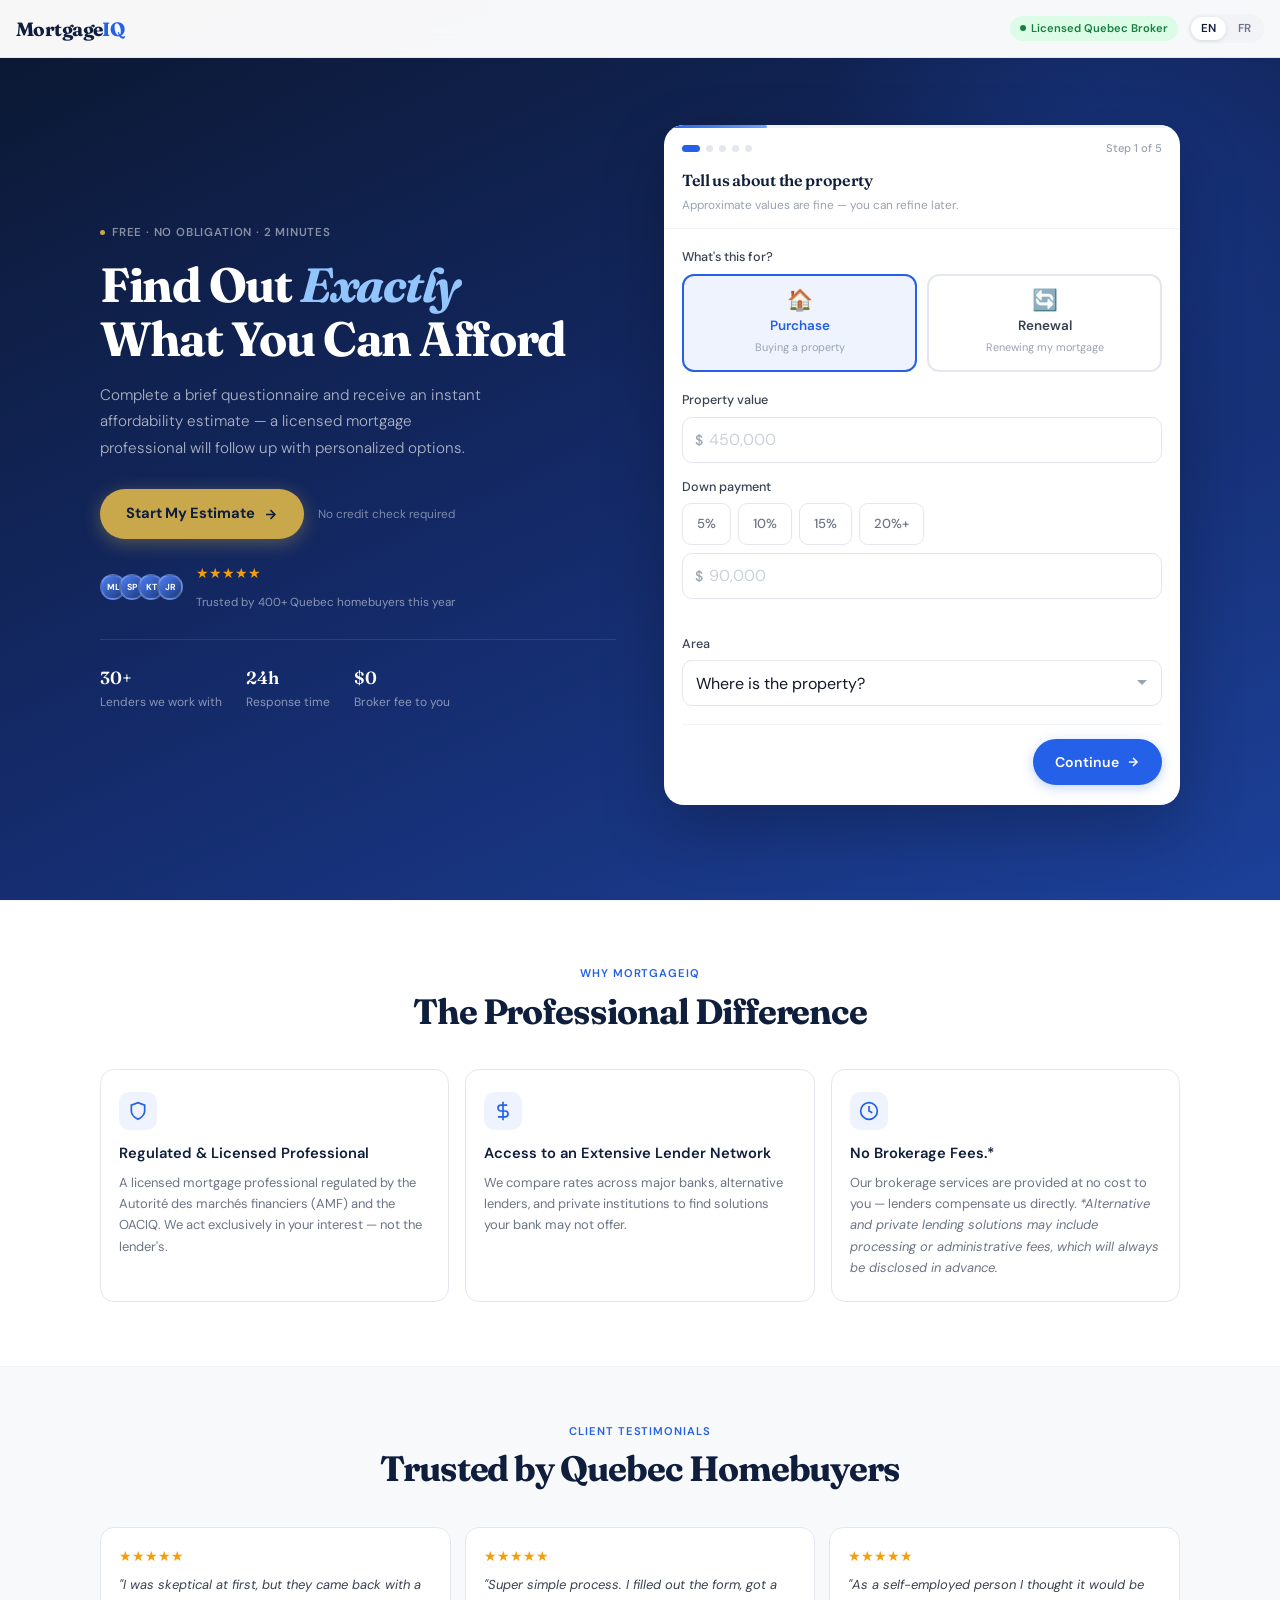
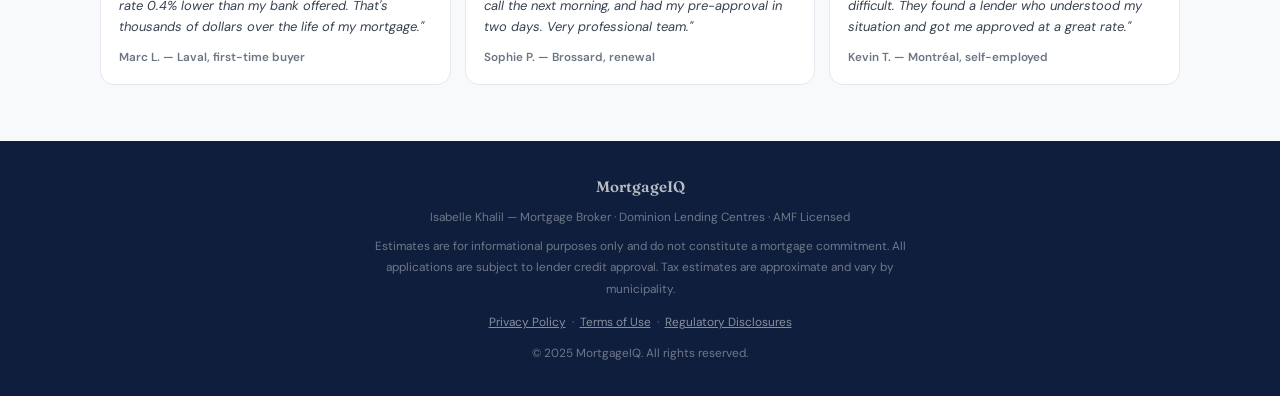
<file: index.html>
<!DOCTYPE html>
<html lang="en" id="htmlRoot">
<head>
  <meta charset="UTF-8">
  <meta name="viewport" content="width=device-width, initial-scale=1.0">
  <title>MortgageIQ — Free Quebec Mortgage Calculator</title>
  <link rel="preconnect" href="https://fonts.googleapis.com">
  <link href="https://fonts.googleapis.com/css2?family=Fraunces:ital,opsz,wght@0,9..144,600;0,9..144,700;1,9..144,300&family=DM+Sans:opsz,wght@9..40,300;9..40,400;9..40,500;9..40,600&display=swap" rel="stylesheet">
  <link rel="stylesheet" href="style.css">
</head>
<body>

<!-- ══ NAV ══════════════════════════════════════════════════ -->
<nav>
  <button class="nav-logo" onclick="restartEstimate()" title="Restart estimate" aria-label="MortgageIQ — restart estimate">
    Mortgage<span>IQ</span>
  </button>
  <div class="nav-pill" id="navPill"></div>
  <div class="lang-sw">
    <button class="lang-btn active" id="btnEN" onclick="setLang('en')">EN</button>
    <button class="lang-btn"        id="btnFR" onclick="setLang('fr')">FR</button>
  </div>
</nav>

<!-- ══ HERO ═════════════════════════════════════════════════ -->
<section class="hero" id="home">
  <div class="hero-glow"></div>
  <div class="hero-inner">

    <!-- Left: copy -->
    <div>
      <div class="eyebrow"><span class="eyebrow-dot"></span><span id="hEyebrow"></span></div>
      <h1 id="hH1"></h1>
      <p class="hero-sub" id="hSub"></p>
      <div class="hero-cta-row">
        <a href="#calc" class="btn-hero" onclick="scrollCalc(event)">
          <span id="hCta"></span>
          <svg width="15" height="15" viewBox="0 0 24 24" fill="none" stroke="currentColor" stroke-width="2.5">
            <line x1="5" y1="12" x2="19" y2="12"/><polyline points="12 5 19 12 12 19"/>
          </svg>
        </a>
        <span class="hero-reassure" id="hNoCredit"></span>
      </div>
      <div class="hero-reviews">
        <div class="rev-avatars">
          <div class="rev-av">ML</div><div class="rev-av">SP</div>
          <div class="rev-av">KT</div><div class="rev-av">JR</div>
        </div>
        <div class="rev-txt">
          <span class="rev-stars">★★★★★</span>
          <span id="hRevCount"></span>
        </div>
      </div>
      <div class="hero-stats">
        <div class="hero-stat"><strong>30+</strong><span id="hStat1"></span></div>
        <div class="hero-stat"><strong>24h</strong><span id="hStat2"></span></div>
        <div class="hero-stat"><strong>$0</strong><span id="hStat3"></span></div>
      </div>
    </div>

    <!-- Right: calculator card -->
    <div id="calc">
      <div class="calc-card">

        <!-- Progress bar -->
        <div class="c-prog"><div class="c-prog-fill" id="progFill" style="width:20%"></div></div>

        <!-- Step dots + counter -->
        <div class="c-ind">
          <div class="c-dots">
            <div class="c-dot active" id="d1"></div>
            <div class="c-dot" id="d2"></div>
            <div class="c-dot" id="d3"></div>
            <div class="c-dot" id="d4"></div>
            <div class="c-dot" id="d5"></div>
          </div>
          <div class="c-counter" id="stepCtr"></div>
        </div>

        <!-- ── STEP 1: Property ─────────────────────────── -->
        <div class="sp on" id="step1">
          <div class="c-title-row">
            <div class="c-title" id="s1t"></div>
            <div class="c-hint"  id="s1h"></div>
          </div>
          <div class="c-body">

            <!-- Purpose toggle -->
            <div class="fg">
              <label class="fl" id="purLbl"></label>
              <div class="pur-g">
                <div class="pur-ch sel" onclick="setPurpose(this,'purchase')" id="cpPurchase">
                  <div class="pur-icon">🏠</div>
                  <span class="pur-lbl" id="purPurchLbl"></span>
                  <span class="pur-sub" id="purPurchSub"></span>
                </div>
                <div class="pur-ch" onclick="setPurpose(this,'renewal')" id="cpRenewal">
                  <div class="pur-icon">🔄</div>
                  <span class="pur-lbl" id="purRenLbl"></span>
                  <span class="pur-sub" id="purRenSub"></span>
                </div>
              </div>
            </div>

            <!-- Property value -->
            <div class="fg">
              <label class="fl" id="lPropPrice"></label>
              <div class="pfx">
                <span class="pfx-lbl">$</span>
                <input type="text" class="fi" id="propPrice"
                  oninput="fmtC(this);updDown()" inputmode="numeric" placeholder="450,000">
              </div>
              <div class="err" id="ePropPrice"></div>
            </div>

            <!-- Purchase: down payment -->
            <div class="fg" id="downGrp">
              <label class="fl" id="lDown"></label>
              <div class="cg" id="downPctG" style="margin-bottom:8px">
                <div class="ch" onclick="applyPct(5)"  data-p="5">5%</div>
                <div class="ch" onclick="applyPct(10)" data-p="10">10%</div>
                <div class="ch" onclick="applyPct(15)" data-p="15">15%</div>
                <div class="ch" onclick="applyPct(20)" data-p="20">20%+</div>
              </div>
              <div class="pfx">
                <span class="pfx-lbl">$</span>
                <input type="text" class="fi" id="downPay"
                  oninput="fmtC(this);updDown();clearPctCh()" inputmode="numeric" placeholder="90,000">
              </div>
              <div class="down-hint" id="downHint"></div>
              <div class="err" id="eDown"></div>
            </div>

            <!-- Renewal: remaining balance -->
            <div class="fg renew-f" id="balGrp">
              <label class="fl" id="lBal"></label>
              <div class="pfx">
                <span class="pfx-lbl">$</span>
                <input type="text" class="fi" id="remainBal"
                  oninput="fmtC(this)" inputmode="numeric" placeholder="280,000">
              </div>
              <div class="err" id="eBal"></div>
            </div>

            <!-- Renewal: amortization period -->
            <div class="fg renew-f" id="renewAmortGrp">
              <label class="fl" id="lRenewAmort"></label>
              <select class="fi fsel" id="renewAmort">
                <option value="5">5 ans / years</option>
                <option value="10">10 ans / years</option>
                <option value="15">15 ans / years</option>
                <option value="20">20 ans / years</option>
                <option value="25" selected>25 ans / years</option>
                <option value="30">30 ans / years</option>
              </select>
            </div>

            <!-- Renewal: current lender -->
            <div class="fg renew-f" id="lenderGrp">
              <label class="fl" id="lLender"></label>
              <select class="fi fsel" id="curLender">
                <option value="" id="lenderPh"></option>
                <option value="bmo">BMO</option>
                <option value="rbc">RBC</option>
                <option value="td">TD Bank</option>
                <option value="scotiabank">Scotiabank</option>
                <option value="cibc">CIBC</option>
                <option value="desjardins">Desjardins</option>
                <option value="national">Banque Nationale</option>
                <option value="other" id="lenderOtherOpt"></option>
              </select>
            </div>

            <!-- Location -->
            <div class="fg">
              <label class="fl" id="lLocation"></label>
              <select class="fi fsel" id="location">
                <option value="" id="locPh"></option>
                <option value="montreal">Montréal</option>
                <option value="laval">Laval</option>
                <option value="longueuil">Longueuil</option>
                <option value="brossard">Brossard</option>
                <option value="west-island">West Island</option>
                <option value="south-shore">South Shore</option>
                <option value="other" id="locOtherOpt"></option>
              </select>
              <div class="err" id="eLoc"></div>
            </div>

            <div class="snav">
              <div></div>
              <button class="btn-next" onclick="goTo(2)">
                <span id="btnCont1"></span>
                <svg width="14" height="14" viewBox="0 0 24 24" fill="none" stroke="currentColor" stroke-width="2.5">
                  <line x1="5" y1="12" x2="19" y2="12"/><polyline points="12 5 19 12 12 19"/>
                </svg>
              </button>
            </div>
          </div>
        </div><!-- /step1 -->

        <!-- ── STEP 2: Mortgage terms ───────────────────── -->
        <div class="sp" id="step2">
          <div class="c-title-row">
            <div class="c-title" id="s2t"></div>
            <div class="c-hint"  id="s2h"></div>
          </div>
          <div class="c-body">

            <!-- Rate (locked) -->
            <div class="fg">
              <label class="fl" id="lRate"></label>
              <div class="rate-pill">
                <div style="display:flex;align-items:baseline;gap:6px">
                  <div class="rate-val">5.25%</div>
                  <div class="rate-lbl" id="rateDesc"></div>
                </div>
                <div class="rate-lock">
                  <svg width="11" height="11" viewBox="0 0 24 24" fill="none" stroke="currentColor" stroke-width="2">
                    <rect x="3" y="11" width="18" height="11" rx="2"/>
                    <path d="M7 11V7a5 5 0 0 1 10 0v4"/>
                  </svg>
                  <span id="rateLock"></span>
                </div>
              </div>
            </div>

            <!-- Amortization -->
            <div class="fg">
              <label class="fl" id="lAmort"></label>
              <div class="cg" id="amortG">
                <div class="ch ch-h sel" onclick="pick('amortG',this,'25')" id="am25"></div>
                <div class="ch ch-h"     onclick="pick('amortG',this,'30')" id="am30"></div>
              </div>
            </div>

            <!-- Payment frequency -->
            <div class="fg">
              <label class="fl" id="lFreq"></label>
              <div class="cg" id="freqG">
                <div class="ch ch-h sel" onclick="pick('freqG',this,'monthly')"  id="fqMo"></div>
                <div class="ch ch-h"     onclick="pick('freqG',this,'biweekly')" id="fqBi"></div>
                <div class="ch ch-f"     onclick="pick('freqG',this,'accel')"    id="fqAc"></div>
              </div>
            </div>

            <div class="snav">
              <button class="btn-back" onclick="goTo(1)">
                ← <span id="btnBack2"></span>
              </button>
              <button class="btn-next" onclick="goTo(3)">
                <span id="btnCont2"></span>
                <svg width="14" height="14" viewBox="0 0 24 24" fill="none" stroke="currentColor" stroke-width="2.5">
                  <line x1="5" y1="12" x2="19" y2="12"/><polyline points="12 5 19 12 12 19"/>
                </svg>
              </button>
            </div>
          </div>
        </div><!-- /step2 -->

        <!-- ── STEP 3: Income & debts ───────────────────── -->
        <div class="sp" id="step3">
          <div class="c-title-row">
            <div class="c-title" id="s3t"></div>
            <div class="c-hint"  id="s3h"></div>
          </div>
          <div class="c-body">

            <!-- Employment type -->
            <div class="fg">
              <label class="fl" id="lEmp"></label>
              <div class="cg" id="empG">
                <div class="ch ch-h sel" onclick="pick('empG',this,'employed')" id="empE"></div>
                <div class="ch ch-h"     onclick="pick('empG',this,'self')"     id="empS"></div>
                <div class="ch ch-h"     onclick="pick('empG',this,'contract')" id="empC"></div>
                <div class="ch ch-h"     onclick="pick('empG',this,'other')"    id="empO"></div>
              </div>
            </div>

            <!-- Household income -->
            <div class="fg">
              <label class="fl" id="lIncome"></label>
              <select class="fi fsel" id="incomeBracket">
                <option value="" id="incPh"></option>
                <option value="under50"   id="incU50"></option>
                <option value="50to75"    id="inc50_75"></option>
                <option value="75to100"   id="inc75_100"></option>
                <option value="100to125"  id="inc100_125"></option>
                <option value="125to150"  id="inc125_150"></option>
                <option value="150to175"  id="inc150_175"></option>
                <option value="175to200"  id="inc175_200"></option>
                <option value="200plus"   id="inc200plus"></option>
              </select>
              <div class="err" id="eIncome"></div>
            </div>

            <!-- Monthly debts (2-col) -->
            <div class="g2">
              <div class="fg">
                <label class="fl"><span id="lCar"></span> <span class="opt" id="lOpt1"></span></label>
                <div class="pfx">
                  <span class="pfx-lbl">$</span>
                  <input type="text" class="fi" id="carPay"
                    placeholder="0" oninput="fmtC(this)" inputmode="numeric">
                </div>
              </div>
              <div class="fg">
                <label class="fl"><span id="lDebts"></span> <span class="opt" id="lOpt2"></span></label>
                <div class="pfx">
                  <span class="pfx-lbl">$</span>
                  <input type="text" class="fi" id="otherDebts"
                    placeholder="0" oninput="fmtC(this)" inputmode="numeric">
                </div>
              </div>
            </div>

            <!-- Credit score (optional) -->
            <div class="fg">
              <label class="fl"><span id="lCredit"></span> <span class="opt" id="lOpt3"></span></label>
              <div class="cg" id="creditG">
                <div class="ch ch-h" onclick="pick('creditG',this,'720+')"    id="cr720"></div>
                <div class="ch ch-h" onclick="pick('creditG',this,'680-719')" id="cr680"></div>
                <div class="ch ch-h" onclick="pick('creditG',this,'600-679')" id="cr600"></div>
                <div class="ch ch-h" onclick="pick('creditG',this,'under600')" id="crU600"></div>
              </div>
            </div>

            <div class="snav">
              <button class="btn-back" onclick="goTo(2)">← <span id="btnBack3"></span></button>
              <button class="btn-next" onclick="goTo(4)">
                <span id="btnGetRes"></span>
                <svg width="14" height="14" viewBox="0 0 24 24" fill="none" stroke="currentColor" stroke-width="2.5">
                  <line x1="5" y1="12" x2="19" y2="12"/><polyline points="12 5 19 12 12 19"/>
                </svg>
              </button>
            </div>
          </div>
        </div><!-- /step3 -->

        <!-- ── STEP 4: Contact ─────────────────────────── -->
        <div class="sp" id="step4">
          <div class="con-hdr"><h4 id="conTitle"></h4><p id="conSub"></p></div>
          <div class="c-body">

            <!-- Social proof -->
            <div class="sp-strip">
              <div class="sp-avs">
                <div class="sp-av">ML</div>
                <div class="sp-av">SP</div>
                <div class="sp-av">KT</div>
              </div>
              <div class="sp-txt">
                <strong id="spStrong"></strong>
                <span id="spSub"></span>
              </div>
            </div>

            <!-- Name -->
            <div class="fg">
              <label class="fl" id="lName"></label>
              <input type="text" class="fi" id="fullName"
                autocomplete="name" placeholder="Jean Tremblay">
              <div class="err" id="eName"></div>
            </div>

            <!-- Email -->
            <div class="fg">
              <label class="fl" id="lEmail"></label>
              <input type="email" class="fi" id="emailAddr"
                autocomplete="email" inputmode="email" placeholder="vous@exemple.com">
              <div class="err" id="eEmail"></div>
            </div>

            <!-- Timeline -->
            <div class="fg">
              <label class="fl" id="lTimeline"></label>
              <div class="cg" id="tlG">
                <div class="ch ch-h sel" onclick="pick('tlG',this,'asap')" id="tlASAP"></div>
                <div class="ch ch-h"     onclick="pick('tlG',this,'0-3m')" id="tl3m"></div>
                <div class="ch ch-h"     onclick="pick('tlG',this,'3-6m')" id="tl6m"></div>
                <div class="ch ch-h"     onclick="pick('tlG',this,'6m+')"  id="tl6plus"></div>
              </div>
            </div>

            <!-- Phone -->
            <div class="fg">
              <label class="fl">
                <span id="lPhone"></span>
                <button class="ph-why" onclick="toggleTip(event)" id="whyBtn"></button>
              </label>
              <div class="ph-row">
                <span class="ph-cc">🇨🇦 +1</span>
                <input type="tel" class="fi" id="phoneNum"
                  oninput="fmtPhone(this)" autocomplete="tel"
                  inputmode="tel" placeholder="(514) 000-0000">
              </div>
              <div class="ph-tip" id="phTip"></div>
              <div class="err" id="ePhone"></div>
            </div>

            <!-- Consent -->
            <label class="consent-lbl" id="consentLbl" onclick="toggleConsent()">
              <div class="consent-box" id="consentBox">
                <svg width="10" height="10" viewBox="0 0 24 24" fill="none" stroke="white" stroke-width="3.5">
                  <polyline points="20 6 9 17 4 12"/>
                </svg>
              </div>
              <div class="consent-txt" id="consentTxt"></div>
            </label>
            <div class="err" id="eConsent" style="margin-bottom:10px"></div>

            <!-- Submit -->
            <button class="btn-sub" id="submitBtn" onclick="submitForm()">
              <svg width="15" height="15" viewBox="0 0 24 24" fill="none" stroke="currentColor" stroke-width="2.5">
                <path d="M12 22s8-4 8-10V5l-8-3-8 3v7c0 6 8 10 8 10z"/>
              </svg>
              <span id="submitTxt"></span>
            </button>

            <!-- Trust row -->
            <div class="trust-row">
              <div class="ti">
                <svg width="11" height="11" viewBox="0 0 24 24" fill="none" stroke="currentColor" stroke-width="2.5">
                  <rect x="3" y="11" width="18" height="11" rx="2"/><path d="M7 11V7a5 5 0 0 1 10 0v4"/>
                </svg>
                <span id="tr1"></span>
              </div>
              <div class="ti">
                <svg width="11" height="11" viewBox="0 0 24 24" fill="none" stroke="currentColor" stroke-width="2.5">
                  <polyline points="9 11 12 14 22 4"/>
                  <path d="M21 12v7a2 2 0 0 1-2 2H5a2 2 0 0 1-2-2V5a2 2 0 0 1 2-2h11"/>
                </svg>
                <span id="tr2"></span>
              </div>
              <div class="ti">
                <svg width="11" height="11" viewBox="0 0 24 24" fill="none" stroke="currentColor" stroke-width="2.5">
                  <circle cx="12" cy="12" r="10"/><polyline points="12 6 12 12 16 14"/>
                </svg>
                <span id="tr3"></span>
              </div>
            </div>

            <div style="text-align:center;margin-top:10px">
              <button class="btn-back" onclick="goTo(3)">← <span id="btnBack4"></span></button>
            </div>
          </div>
        </div><!-- /step4 -->

        <!-- ── STEP 5: Results ─────────────────────────── -->
        <div class="sp" id="step5">
          <!-- Qualification banner -->
          <div class="res-hero" id="resHero"></div>
          <!-- 4 key numbers (count-up) -->
          <div class="res-nums" id="resNums"></div>
          <!-- GDS / TDS ratio bars -->
          <div class="res-ratios" id="resRatios"></div>
          <!-- Qualification teaser copy -->
          <div class="res-cta">
            <div class="res-teaser" id="resTeaser"></div>
          </div>
          <!-- Broker CTA with virtual card -->
          <div id="resBrokerCta"></div>
          <!-- Redo estimate -->
          <div class="res-redo">
            <button onclick="restartEstimate()" id="redoBtn">
              <svg width="12" height="12" viewBox="0 0 24 24" fill="none" stroke="currentColor" stroke-width="2.5" stroke-linecap="round" stroke-linejoin="round">
                <polyline points="1 4 1 10 7 10"/><path d="M3.51 15a9 9 0 1 0 .49-4.5"/>
              </svg>
              <span id="redoBtnTxt"></span>
            </button>
          </div>
        </div><!-- /step5 -->

      </div><!-- /calc-card -->
    </div><!-- /calc -->
  </div><!-- /hero-inner -->
</section>

<!-- ══ FEATURES ══════════════════════════════════════════════ -->
<section class="sec-feat">
  <div class="sec-in">
    <div class="sec-ey" id="featEy"></div>
    <h2 class="sec-ttl" id="featTtl"></h2>
    <div class="feat-g">
      <div class="feat-c">
        <div class="feat-ic">
          <svg width="20" height="20" viewBox="0 0 24 24" fill="none" stroke="var(--blue)" stroke-width="2">
            <path d="M12 22s8-4 8-10V5l-8-3-8 3v7c0 6 8 10 8 10z"/>
          </svg>
        </div>
        <h4 id="f1t"></h4><p id="f1b"></p>
      </div>
      <div class="feat-c">
        <div class="feat-ic">
          <svg width="20" height="20" viewBox="0 0 24 24" fill="none" stroke="var(--blue)" stroke-width="2">
            <line x1="12" y1="1" x2="12" y2="23"/>
            <path d="M17 5H9.5a3.5 3.5 0 0 0 0 7h5a3.5 3.5 0 0 1 0 7H6"/>
          </svg>
        </div>
        <h4 id="f2t"></h4><p id="f2b"></p>
      </div>
      <div class="feat-c">
        <div class="feat-ic">
          <svg width="20" height="20" viewBox="0 0 24 24" fill="none" stroke="var(--blue)" stroke-width="2">
            <circle cx="12" cy="12" r="10"/><polyline points="12 6 12 12 16 14"/>
          </svg>
        </div>
        <h4 id="f3t"></h4><p id="f3b"></p>
      </div>
    </div>
  </div>
</section>

<!-- ══ REVIEWS ═══════════════════════════════════════════════ -->
<section class="sec-rev">
  <div class="sec-in">
    <div class="sec-ey" id="revEy"></div>
    <h2 class="sec-ttl" id="revTtl"></h2>
    <div class="rev-g">
      <div class="rev-c"><div class="rev-stars">★★★★★</div><div class="rev-body" id="rv1b"></div><div class="rev-auth" id="rv1a"></div></div>
      <div class="rev-c"><div class="rev-stars">★★★★★</div><div class="rev-body" id="rv2b"></div><div class="rev-auth" id="rv2a"></div></div>
      <div class="rev-c"><div class="rev-stars">★★★★★</div><div class="rev-body" id="rv3b"></div><div class="rev-auth" id="rv3a"></div></div>
    </div>
  </div>
</section>

<!-- ══ FOOTER ════════════════════════════════════════════════ -->
<footer>
  <strong>MortgageIQ</strong>
  <p id="ftLicense"></p>
  <p style="margin-top:8px;max-width:560px;margin-left:auto;margin-right:auto" id="ftDisc"></p>
  <p style="margin-top:12px">
    <a href="#" onclick="openPrivacy(event)" id="ftPriv"></a> &nbsp;·&nbsp;
    <a href="#" id="ftTerms"></a> &nbsp;·&nbsp;
    <a href="#" id="ftOACIQ"></a>
  </p>
  <p style="margin-top:10px" id="ftCopy"></p>
</footer>

<!-- ══ EXIT INTENT OVERLAY ═══════════════════════════════════ -->
<div class="ov" id="exitOv">
  <div class="ov-box">
    <div class="ov-emoji">⏳</div>
    <h3 id="exitTitle"></h3>
    <p  id="exitBody"></p>
    <button class="btn-ov-main"  onclick="closeExit()"   id="exitStay"></button>
    <button class="btn-ov-ghost" onclick="dismissExit()" id="exitLeave"></button>
  </div>
</div>

<!-- ══ QUALIFICATION GATE ════════════════════════════════════ -->
<div class="ov" id="gateOv">
  <div class="ov-box">
    <div class="ov-emoji">💡</div>
    <h3 id="gateTitle"></h3>
    <p  id="gateBody"></p>
    <button class="btn-ov-main" onclick="closeGate(true)"  id="gateCont"></button>
    <button class="btn-ov-sec"  onclick="closeGate(false)" id="gateBack"></button>
  </div>
</div>

<!-- ══ PRIVACY MODAL ═════════════════════════════════════════ -->
<div class="ov" id="privOv" onclick="if(event.target===this)closePrivacy()">
  <div class="priv-box">
    <div class="priv-hdr">
      <h3 id="privTitle"></h3>
      <button class="priv-close-x" onclick="closePrivacy()">✕</button>
    </div>
    <div class="priv-body" id="privBody"></div>
    <button class="btn-sub" onclick="closePrivacy()" id="privClose"
      style="max-width:180px;margin:0 auto;padding:11px;font-size:0.88rem"></button>
  </div>
</div>

<!-- ══ VIRTUAL BUSINESS CARD ═════════════════════════════════ -->
<div class="vcard-ov" id="vcardOv" onclick="if(event.target===this)closeVcard()">
  <div class="vcard-sheet" id="vcardSheet">

    <!-- Drag handle -->
    <div class="vcard-drag"></div>

    <!-- MortgageIQ powered-by header -->
    <div class="vcard-header">
      <span class="vcard-powered-label">Powered by</span>
      <span class="vcard-powered-name">MortgageIQ</span>
    </div>

    <!-- Card face -->
    <div class="vcard-card">

      <!-- Identity block -->
      <div class="vcard-identity">
        <div class="vcard-name" id="vcName">Isabelle Khalil</div>
        <div class="vcard-title" id="vcTitle">Mortgage Broker</div>
        <div class="vcard-network" id="vcNetwork">Dominion Lending Centres</div>
      </div>

      <!-- Badges -->
      <div class="vcard-creds">
        <span class="vcard-badge">AMF Licensed</span>
        <span class="vcard-badge">DLC Network</span>
      </div>

      <!-- Divider -->
      <div class="vcard-divider"></div>

      <!-- Contact info -->
      <div class="vcard-contacts">

        <a class="vcard-contact-row" href="tel:+15143589236" id="vcPhoneLink">
          <div class="vcard-contact-icon">
            <svg width="14" height="14" viewBox="0 0 24 24" fill="none" stroke="currentColor" stroke-width="2.2">
              <path d="M22 16.92v3a2 2 0 0 1-2.18 2 19.79 19.79 0 0 1-8.63-3.07A19.5 19.5 0 0 1 4.69 12 19.79 19.79 0 0 1 1.61 3.41 2 2 0 0 1 3.6 1.22h3a2 2 0 0 1 2 1.72c.127.96.361 1.903.7 2.81a2 2 0 0 1-.45 2.11L7.91 8.82a16 16 0 0 0 6.29 6.29l.95-.95a2 2 0 0 1 2.11-.45c.907.339 1.85.573 2.81.7A2 2 0 0 1 22 16.92z"/>
            </svg>
          </div>
          <div class="vcard-contact-info">
            <span class="vcard-contact-label">Phone</span>
            <span class="vcard-contact-value">514-358-9236</span>
          </div>
        </a>

        <a class="vcard-contact-row" href="mailto:info@isabellehypotheque.com" id="vcEmailLink">
          <div class="vcard-contact-icon">
            <svg width="14" height="14" viewBox="0 0 24 24" fill="none" stroke="currentColor" stroke-width="2.2">
              <path d="M4 4h16c1.1 0 2 .9 2 2v12c0 1.1-.9 2-2 2H4c-1.1 0-2-.9-2-2V6c0-1.1.9-2 2-2z"/>
              <polyline points="22,6 12,13 2,6"/>
            </svg>
          </div>
          <div class="vcard-contact-info">
            <span class="vcard-contact-label">Email</span>
            <span class="vcard-contact-value">info@isabellehypotheque.com</span>
          </div>
        </a>

        <a class="vcard-contact-row" href="https://isabellehypotheque.com" target="_blank" id="vcWebLink">
          <div class="vcard-contact-icon">
            <svg width="14" height="14" viewBox="0 0 24 24" fill="none" stroke="currentColor" stroke-width="2.2">
              <circle cx="12" cy="12" r="10"/>
              <line x1="2" y1="12" x2="22" y2="12"/>
              <path d="M12 2a15.3 15.3 0 0 1 4 10 15.3 15.3 0 0 1-4 10 15.3 15.3 0 0 1-4-10 15.3 15.3 0 0 1 4-10z"/>
            </svg>
          </div>
          <div class="vcard-contact-info">
            <span class="vcard-contact-label">Website</span>
            <span class="vcard-contact-value">isabellehypotheque.com</span>
          </div>
        </a>

      </div><!-- /vcard-contacts -->
    </div><!-- /vcard-card -->

    <!-- Action buttons -->
    <div class="vcard-actions">
      <button class="vcard-btn vcard-btn-call" onclick="callBroker()">
        <svg width="15" height="15" viewBox="0 0 24 24" fill="none" stroke="currentColor" stroke-width="2.5">
          <path d="M22 16.92v3a2 2 0 0 1-2.18 2 19.79 19.79 0 0 1-8.63-3.07A19.5 19.5 0 0 1 4.69 12 19.79 19.79 0 0 1 1.61 3.41 2 2 0 0 1 3.6 1.22h3a2 2 0 0 1 2 1.72c.127.96.361 1.903.7 2.81a2 2 0 0 1-.45 2.11L7.91 8.82a16 16 0 0 0 6.29 6.29l.95-.95a2 2 0 0 1 2.11-.45c.907.339 1.85.573 2.81.7A2 2 0 0 1 22 16.92z"/>
        </svg>
        <span id="vcCallTxt">Call Now</span>
      </button>
      <button class="vcard-btn vcard-btn-save" onclick="saveVcard()">
        <svg width="15" height="15" viewBox="0 0 24 24" fill="none" stroke="currentColor" stroke-width="2.5">
          <path d="M21 15v4a2 2 0 0 1-2 2H5a2 2 0 0 1-2-2v-4"/>
          <polyline points="7 10 12 15 17 10"/>
          <line x1="12" y1="15" x2="12" y2="3"/>
        </svg>
        <span id="vcSaveTxt">Save Contact</span>
      </button>
    </div>

    <!-- Close -->
    <div class="vcard-close-row">
      <button class="vcard-close-btn" onclick="closeVcard()" id="vcCloseTxt">Close</button>
    </div>

  </div><!-- /vcard-sheet -->
</div>

<!-- ══ JAVASCRIPT ════════════════════════════════════════════ -->
<script>
'use strict';

// ════════════════════════════════════════════════════════════
// TRANSLATIONS
// ════════════════════════════════════════════════════════════
const T = {
en: {
  navPill:     'Licensed Quebec Broker',
  eyebrow:     'Free · No obligation · 2 minutes',
  h1:          'Find Out <em>Exactly</em><br>What You Can Afford',
  sub:         'Complete a brief questionnaire and receive an instant affordability estimate — a licensed mortgage professional will follow up with personalized options.',
  cta:         'Start My Estimate',
  noCredit:    'No credit check required',
  revCount:    'Trusted by 400+ Quebec homebuyers this year',
  stat1: 'Lenders we work with', stat2: 'Response time', stat3: 'Broker fee to you',

  // Step 1
  s1t: 'Tell us about the property',
  s1h: 'Approximate values are fine — you can refine later.',
  purLbl:      "What's this for?",
  purPurchLbl: 'Purchase',    purPurchSub: 'Buying a property',
  purRenLbl:   'Renewal',     purRenSub:   'Renewing my mortgage',
  lPropPrice:  'Property value',
  lDown:       'Down payment',
  lBal:        'Remaining Mortgage Balance',
  lRenewAmort: 'Remaining Amortization Period',
  lLender:     'Current Lender',
  lenderPh:    'Select your lender...',
  lenderOther: 'Other',
  lLoc:        'Area',
  locPh:       'Where is the property?',
  locOther:    'Other Quebec area',
  ePrice:      'Please enter a valid amount (min $100,000).',
  eDown:       'Minimum down payment is 5% of the purchase price.',
  eBal:        'Please enter your remaining balance.',
  eLoc:        'Please select an area.',

  // Step 2
  s2t:     'Mortgage preferences',
  s2h:     'These settings affect your monthly payment estimate.',
  lRate:   'Interest rate',   rateDesc: '5-year fixed',   rateLock: 'Current best rate',
  lAmort:  'Amortization',   amort25: '25 years',         amort30:  '30 years',
  lFreq:   'Payment frequency',
  freqMo:  'Monthly',   freqBi: 'Biweekly',   freqAc: 'Accelerated Biweekly',

  // Step 3
  s3t:   'Income & debts',
  s3h:   'Used to calculate your qualification ratios — nothing else.',
  lEmp:  'Employment type',
  empE:  'Employed',   empS: 'Self-employed',   empC: 'Contract',   empO: 'Other',
  lIncome: 'Household income',
  incPh:       'Select range...',
  incU50:      'Under $50,000',
  inc50_75:    '$50,000 – $75,000',
  inc75_100:   '$75,000 – $100,000',
  inc100_125:  '$100,000 – $125,000',
  inc125_150:  '$125,000 – $150,000',
  inc150_175:  '$150,000 – $175,000',
  inc175_200:  '$175,000 – $200,000',
  inc200plus:  '$200,000+',
  eIncome:  'Please select your income range.',
  lCar:     'Car payment',   lDebts: 'Other debts',   opt: '(optional)',
  lCredit:  'Credit score',
  cr720: '720+ Excellent', cr680: '680–719 Good', cr600: '600–679 Fair', crU600: 'Under 600',
  getRes: 'Get My Results',

  // Step 4
  conTitle: 'One final step — provide your contact details to receive your results',
  conSub:   'Your personalized affordability estimate is ready. A licensed mortgage professional will review your profile and follow up within 24 hours.',
  spStrong: 'Marc from Laval saved $14,200 in interest',
  spSub:    'by switching lenders through a mortgage broker.',
  lName:  'Your name',   lEmail: 'Email',   lPhone: 'Phone number',
  lTimeline: 'When are you looking to proceed?',
  tlASAP: 'As soon as possible', tl3m: 'Within 3 months', tl6m: '3–6 months', tl6plus: '6+ months',
  whyBtn:      'Why do we need this?',
  phTip:       'Your broker needs to call you personally to discuss your options. We never share your number with third parties.',
  consentTxt:  'I agree to be contacted by a licensed mortgage professional. My information will be used solely to provide mortgage advice.',
  privacyLink: 'Privacy Policy',
  eConsent: 'Please check the consent box to continue.',
  ePhone:   'Please enter a valid 10-digit phone number.',
  eName:    'Please enter your full name.',
  eEmail:   'Please enter a valid email address.',
  submitBtn: 'Show My Results',
  tr1: 'Secure & encrypted',   tr2: 'No obligation',   tr3: 'Response in 24h',
  back: 'Back',   backToRes: 'Back',   cont: 'Continue',

  // Step 5
  qualGreenLbl: 'Looking strong',
  qualGreenMsg: 'Based on the information provided, you appear to be within qualification range.',
  qualYellowLbl: 'Close to the limit',
  qualYellowMsg: "You're near the qualification threshold. A broker may be able to structure your application to improve your odds.",
  qualRedLbl: 'Worth exploring options',
  qualRedMsg: 'Your ratios are above standard guidelines, but there may still be lenders who can help — especially with a broker in your corner.',
  tPurGreen:  "<strong>Good news.</strong> Your profile looks solid. A licensed broker can help you secure a better rate than what's publicly listed — sometimes by as much as 0.4%.",
  tPurYellow: "<strong>Don't give up.</strong> Standard online tools may show you don't qualify — but brokers have access to lenders with more flexible programs.",
  tPurRed:    "<strong>There may still be options.</strong> Even with higher ratios, some lenders specialize in non-standard situations. A broker can assess your file.",
  tRenGreen:  "<strong>Good news.</strong> Your renewal profile looks solid. A broker can often beat your current lender's renewal offer — sometimes significantly.",
  tRenYellow: "<strong>Worth reviewing.</strong> Even if your ratios are close to the limit, renewal situations have more flexibility. A broker can help.",
  tRenRed:    "<strong>Don't just accept your bank's offer.</strong> Brokers have access to lenders who evaluate renewals differently. Your situation may be better than you think.",
  lblPay:    'Est. payment',   lblTax:    'Est. monthly taxes',
  lblTotal:  'Total monthly cost',
  lblMax:    'Est. max purchase',   lblBal:    'Remaining balance',   lblNewPay: 'New est. payment',
  gdsMax:  'max 39%',   tdsMax:  'max 44%',
  redoBtn: '↩ Redo my estimate',

  // Features
  featEy: 'Why MortgageIQ',   featTtl: 'The Professional Difference',
  f1t: 'Regulated & Licensed Professional',
  f1b: "A licensed mortgage professional regulated by the Autorité des marchés financiers (AMF) and the OACIQ. We act exclusively in your interest — not the lender's.",
  f2t: 'Access to an Extensive Lender Network',
  f2b: "We compare rates across major banks, alternative lenders, and private institutions to find solutions your bank may not offer.",
  f3t: 'No Brokerage Fees.*',
  f3b: 'Our brokerage services are provided at no cost to you — lenders compensate us directly. <em>*Alternative and private lending solutions may include processing or administrative fees, which will always be disclosed in advance.</em>',

  // Reviews
  revEy: 'Client Testimonials',   revTtl: 'Trusted by Quebec Homebuyers',
  rv1b: '"I was skeptical at first, but they came back with a rate 0.4% lower than my bank offered. That\'s thousands of dollars over the life of my mortgage."',
  rv1a: 'Marc L. — Laval, first-time buyer',
  rv2b: '"Super simple process. I filled out the form, got a call the next morning, and had my pre-approval in two days. Very professional team."',
  rv2a: 'Sophie P. — Brossard, renewal',
  rv3b: '"As a self-employed person I thought it would be difficult. They found a lender who understood my situation and got me approved at a great rate."',
  rv3a: 'Kevin T. — Montréal, self-employed',

  // Footer
  ftLicense: 'Isabelle Khalil — Mortgage Broker · Dominion Lending Centres · AMF Licensed',
  ftDisc:    'Estimates are for informational purposes only and do not constitute a mortgage commitment. All applications are subject to lender credit approval. Tax estimates are approximate and vary by municipality.',
  ftPriv: 'Privacy Policy',   ftTerms: 'Terms of Use',   ftOACIQ: 'Regulatory Disclosures',
  ftCopy: '© 2025 MortgageIQ. All rights reserved.',

  // Overlays
  exitTitle: 'Wait — your estimate is almost ready',
  exitBody:  "You're only a few seconds away from seeing what you qualify for. Don't lose your progress.",
  exitStay:  'Continue My Estimate',   exitLeave: "No thanks, I'll leave",
  gateTitle: 'A quick note before you continue',
  gateBody:  'Based on the income and property value provided, your qualification ratios may exceed standard lending guidelines. A mortgage professional can still review your file and explore available solutions — including alternative programs.',
  gateCont:  'I understand — continue anyway',   gateBack: 'Go back and adjust',
  privTitle: 'Privacy Policy',   privClose: 'Close',
  privBody: `<p><strong>Information collected</strong>We collect your name, email, phone number, and mortgage details for the sole purpose of connecting you with a licensed mortgage broker.</p><p><strong>How it's used</strong>Your information is used exclusively to provide you with personalized mortgage options. It will never be sold, rented, or shared with third parties outside of our licensed broker network.</p><p><strong>Who sees your data</strong>Only the licensed Quebec mortgage broker associated with this platform will have access to your submitted information.</p><p><strong>Your rights</strong>You may request to view, correct, or delete your information at any time by contacting us.</p><p><strong>Compliance</strong>This platform operates in compliance with Quebec's Act Respecting the Protection of Personal Information in the Private Sector (Law 25) and applicable federal PIPEDA regulations.</p>`,
  cmhcNote: 'Canada Mortgage and Housing Corporation — insurance required when down payment is under 20%',
},

fr: {
  navPill:     'Courtier hypothécaire agréé',
  eyebrow:     'Gratuit · Sans engagement · 2 minutes',
  h1:          'Découvrez <em>Exactement</em><br>Ce Que Vous Pouvez Vous Permettre',
  sub:         "Répondez à quelques questions et obtenez une estimation instantanée — un courtier agréé vous contactera avec des options personnalisées.",
  cta:         'Commencer mon estimation',
  noCredit:    'Aucune vérification de crédit requise',
  revCount:    'Fait confiance par 400+ acheteurs québécois cette année',
  stat1: 'Prêteurs partenaires', stat2: 'Délai de réponse', stat3: 'Frais de courtage',

  s1t: 'Parlez-nous de la propriété',
  s1h: 'Des valeurs approximatives suffisent — vous pourrez préciser plus tard.',
  purLbl:      "Quel est l'objectif ?",
  purPurchLbl: 'Achat',          purPurchSub: "J'achète une propriété",
  purRenLbl:   'Renouvellement', purRenSub:   'Je renouvelle mon hypothèque',
  lPropPrice:  'Valeur de la propriété',
  lDown:       'Mise de fonds',
  lBal:        'Solde hypothécaire restant',
  lRenewAmort: "Période d'amortissement restante",
  lLender:     'Prêteur actuel',
  lenderPh:    'Sélectionnez votre prêteur...',
  lenderOther: 'Autre',
  lLoc:        'Région',
  locPh:       'Où se situe la propriété ?',
  locOther:    'Autre région du Québec',
  ePrice:      'Veuillez entrer un montant valide (min 100 000 $).',
  eDown:       "La mise de fonds minimale est de 5 % du prix d'achat.",
  eBal:        'Veuillez entrer votre solde restant.',
  eLoc:        'Veuillez sélectionner une région.',

  s2t:     'Préférences hypothécaires',
  s2h:     "Ces choix affectent l'estimation de votre paiement mensuel.",
  lRate:   "Taux d'intérêt",   rateDesc: 'Fixe 5 ans',   rateLock: 'Meilleur taux actuel',
  lAmort:  'Amortissement',    amort25: '25 ans',          amort30: '30 ans',
  lFreq:   'Fréquence de paiement',
  freqMo:  'Mensuel',   freqBi: 'Aux deux semaines',   freqAc: 'Bihebdomadaire accéléré',

  s3t:   'Revenu et dettes',
  s3h:   "Utilisé uniquement pour calculer vos ratios d'admissibilité.",
  lEmp:  "Type d'emploi",
  empE:  'Salarié',   empS: 'Travailleur autonome',   empC: 'Contrat',   empO: 'Autre',
  lIncome: 'Revenu du ménage',
  incPh:       'Sélectionnez une tranche...',
  incU50:      'Moins de 50 000 $',
  inc50_75:    '50 000 $ – 75 000 $',
  inc75_100:   '75 000 $ – 100 000 $',
  inc100_125:  '100 000 $ – 125 000 $',
  inc125_150:  '125 000 $ – 150 000 $',
  inc150_175:  '150 000 $ – 175 000 $',
  inc175_200:  '175 000 $ – 200 000 $',
  inc200plus:  '200 000 $+',
  eIncome: 'Veuillez sélectionner votre tranche de revenu.',
  lCar:    'Paiement auto',   lDebts: 'Autres dettes',   opt: '(optionnel)',
  lCredit: 'Cote de crédit',
  cr720: '720+ Excellent', cr680: '680–719 Bon', cr600: '600–679 Passable', crU600: 'Moins de 600',
  getRes: 'Voir mes résultats',

  conTitle: 'Dernière étape — fournissez vos coordonnées pour recevoir vos résultats',
  conSub:   'Votre estimation personnalisée est prête. Un courtier agréé examinera votre profil et vous contactera dans les 24 heures.',
  spStrong: 'Marc de Laval a économisé 14 200 $ en intérêts',
  spSub:    'en changeant de prêteur grâce à un courtier hypothécaire.',
  lName:  'Votre nom',   lEmail: 'Courriel',   lPhone: 'Numéro de téléphone',
  lTimeline: 'Dans quel délai souhaitez-vous procéder ?',
  tlASAP: 'Dès que possible', tl3m: 'Dans les 3 mois', tl6m: '3 à 6 mois', tl6plus: '6 mois et plus',
  whyBtn:      'Pourquoi avez-vous besoin de ça ?',
  phTip:       'Votre courtier doit vous appeler personnellement pour discuter de vos options. Nous ne partageons jamais votre numéro avec des tiers.',
  consentTxt:  "J'accepte d'être contacté par un professionnel hypothécaire agréé. Mes informations seront utilisées uniquement pour me fournir des conseils hypothécaires.",
  privacyLink: 'Politique de confidentialité',
  eConsent: 'Veuillez cocher la case de consentement pour continuer.',
  ePhone:   'Veuillez entrer un numéro valide à 10 chiffres.',
  eName:    'Veuillez entrer votre nom complet.',
  eEmail:   'Veuillez entrer une adresse courriel valide.',
  submitBtn: 'Afficher mes résultats',
  tr1: 'Sécurisé et chiffré',   tr2: 'Sans engagement',   tr3: 'Réponse en 24h',
  back: 'Retour',   backToRes: 'Retour',   cont: 'Continuer',

  qualGreenLbl: 'Situation favorable',
  qualGreenMsg: "Selon les informations fournies, vous semblez être dans la fourchette d'admissibilité.",
  qualYellowLbl: 'Proche de la limite',
  qualYellowMsg: "Vous êtes près du seuil d'admissibilité. Un courtier peut structurer votre dossier pour améliorer vos chances.",
  qualRedLbl: 'Des options existent',
  qualRedMsg: "Vos ratios dépassent les normes standards, mais certains prêteurs peuvent vous aider — surtout avec l'aide d'un courtier.",
  tPurGreen:  "<strong>Bonne nouvelle.</strong> Votre profil est solide. Un courtier agréé peut vous obtenir un meilleur taux — parfois jusqu'à 0,4 % de moins.",
  tPurYellow: "<strong>Ne baissez pas les bras.</strong> Les outils en ligne standards peuvent indiquer que vous n'êtes pas admissible — mais les courtiers ont accès à des prêteurs plus flexibles.",
  tPurRed:    "<strong>Des options existent peut-être encore.</strong> Même avec des ratios plus élevés, certains prêteurs se spécialisent dans des situations non standards.",
  tRenGreen:  "<strong>Bonne nouvelle.</strong> Votre profil de renouvellement est solide. Un courtier peut souvent surpasser l'offre de renouvellement de votre prêteur actuel.",
  tRenYellow: "<strong>Ça vaut la peine de vérifier.</strong> Même si vos ratios sont proches de la limite, les renouvellements offrent plus de flexibilité.",
  tRenRed:    "<strong>N'acceptez pas simplement l'offre de votre banque.</strong> Les courtiers ont accès à des prêteurs qui évaluent les renouvellements différemment.",
  lblPay:    'Paiement est.',   lblTax:    'Taxes mensuelles est.',
  lblTotal:  'Coût mensuel total',
  lblMax:    'Prix max. estimé',   lblBal:    'Solde restant',   lblNewPay: 'Nouveau paiement est.',
  gdsMax: 'max 39 %',   tdsMax: 'max 44 %',
  redoBtn: '↩ Refaire mon estimation',

  featEy: 'Pourquoi MortgageIQ',   featTtl: "L'avantage du courtier professionnel",
  f1t: 'Professionnel réglementé et agréé',
  f1b: "Un professionnel hypothécaire agréé, réglementé par l'Autorité des marchés financiers (AMF) et l'OACIQ. Nous agissons exclusivement dans votre intérêt.",
  f2t: 'Accès à un vaste réseau de prêteurs',
  f2b: "Nous comparons les taux des grandes banques, des prêteurs alternatifs et des institutions privées pour trouver des solutions que votre banque ne vous proposera pas.",
  f3t: 'Aucun frais de courtage.*',
  f3b: "Nos services de courtage sont entièrement gratuits pour vous — les prêteurs nous rémunèrent directement. <em>*Les solutions de financement alternatif peuvent inclure des frais de traitement, toujours divulgués à l'avance.</em>",

  revEy: 'Témoignages de nos clients',   revTtl: 'La confiance des acheteurs québécois',
  rv1b: "« J'étais sceptique au départ, mais ils ont trouvé un taux 0,4 % inférieur à celui de ma banque. Des milliers de dollars d'économies. »",
  rv1a: 'Marc L. — Laval, premier acheteur',
  rv2b: "« Processus très simple. J'ai rempli le formulaire, reçu un appel le lendemain matin et obtenu ma pré-approbation en deux jours. »",
  rv2a: 'Sophie P. — Brossard, renouvellement',
  rv3b: "« En tant que travailleur autonome, je croyais que ce serait difficile. Ils ont trouvé un prêteur qui comprenait ma situation. »",
  rv3a: 'Kevin T. — Montréal, travailleur autonome',

  ftLicense: "Isabelle Khalil — Courtière Hypothécaire · Dominion Lending Centres · Agréée AMF",
  ftDisc:    "Les estimations sont fournies à titre informatif seulement et ne constituent pas un engagement de prêt. Toutes les demandes sont soumises à l'approbation de crédit du prêteur.",
  ftPriv: 'Politique de confidentialité',   ftTerms: "Conditions d'utilisation",   ftOACIQ: 'Divulgations réglementaires',
  ftCopy: '© 2025 MortgageIQ. Tous droits réservés.',

  exitTitle: 'Attendez — votre estimation est presque prête',
  exitBody:  "Vous êtes à quelques secondes de voir ce à quoi vous êtes admissible. Ne perdez pas votre progression.",
  exitStay:  'Continuer mon estimation',   exitLeave: 'Non merci, je pars',
  gateTitle: 'Une note avant de continuer',
  gateBody:  "Selon le revenu et la valeur de la propriété fournis, vos ratios d'admissibilité pourraient dépasser les normes conventionnelles. Un courtier peut tout de même explorer les solutions disponibles.",
  gateCont:  'Je comprends — continuer quand même',   gateBack: 'Retour pour ajuster',
  privTitle: 'Politique de confidentialité',   privClose: 'Fermer',
  privBody: `<p><strong>Informations collectées</strong>Nous collectons votre nom, courriel, numéro de téléphone et vos détails hypothécaires dans le seul but de vous mettre en contact avec un courtier agréé.</p><p><strong>Utilisation</strong>Vos informations sont utilisées exclusivement pour vous fournir des options hypothécaires personnalisées. Elles ne seront jamais vendues ni partagées.</p><p><strong>Vos droits</strong>Vous pouvez demander à consulter, corriger ou supprimer vos informations à tout moment.</p><p><strong>Conformité</strong>Cette plateforme est conforme à la Loi 25 du Québec et aux réglementations fédérales PIPEDA applicables.</p>`,
  cmhcNote: "Société canadienne d'hypothèques et de logement — assurance requise si la mise de fonds est inférieure à 20 %",
}
};

// ════════════════════════════════════════════════════════════
// STATE
// ════════════════════════════════════════════════════════════
let lang         = 'en';
let step         = 1;
let consent      = false;
let purpose      = 'purchase';
let gateOk       = false;
let exitShown    = false;
let exitDismissed= false;
let submitting   = false;
let lastSub      = 0;
const picks = { amortG:'25', freqG:'monthly', empG:'employed', creditG:'', tlG:'asap' };

// ════════════════════════════════════════════════════════════
// HELPERS
// ════════════════════════════════════════════════════════════
const t   = k => T[lang][k] || k;
const $   = id => document.getElementById(id);

// Format number input as CA locale (commas, no $)
const fmtC = el => {
  const raw = el.value.replace(/[^0-9]/g, '');
  el.value = raw ? Number(raw).toLocaleString('en-CA') : '';
};

const parseMoney = s => parseInt((s || '0').replace(/[^0-9]/g, '')) || 0;

// Phone: strip non-digits, remove leading country code 1, format (NXX) NXX-XXXX
const fmtPhone = el => {
  let d = el.value.replace(/\D/g, '');
  if (d.length === 11 && d[0] === '1') d = d.slice(1); // strip +1 / 1
  d = d.slice(0, 10);
  if (d.length >= 7)      d = '(' + d.slice(0,3) + ') ' + d.slice(3,6) + '-' + d.slice(6);
  else if (d.length >= 4) d = '(' + d.slice(0,3) + ') ' + d.slice(3);
  el.value = d;
};

const showErr = (id, show) => $(id).classList.toggle('on', show);

// ════════════════════════════════════════════════════════════
// APPLY TRANSLATIONS
// ════════════════════════════════════════════════════════════
function applyT() {
  const tl = T[lang];

  // id → translation key map
  const map = {
    navPill:'navPill', hEyebrow:'eyebrow', hH1:'h1', hSub:'sub', hCta:'cta',
    hNoCredit:'noCredit', hRevCount:'revCount',
    hStat1:'stat1', hStat2:'stat2', hStat3:'stat3',

    // Step 1
    s1t:'s1t', s1h:'s1h',
    purLbl:'purLbl', purPurchLbl:'purPurchLbl', purPurchSub:'purPurchSub',
    purRenLbl:'purRenLbl', purRenSub:'purRenSub',
    lPropPrice:'lPropPrice', lDown:'lDown',
    lBal:'lBal', lRenewAmort:'lRenewAmort',
    lLender:'lLender', lenderPh:'lenderPh', lenderOtherOpt:'lenderOther',
    lLocation:'lLoc', locPh:'locPh', locOtherOpt:'locOther',
    ePropPrice:'ePrice', eDown:'eDown', eBal:'eBal', eLoc:'eLoc',

    // Step 2
    s2t:'s2t', s2h:'s2h',
    lRate:'lRate', rateDesc:'rateDesc', rateLock:'rateLock',
    lAmort:'lAmort', am25:'amort25', am30:'amort30',
    lFreq:'lFreq', fqMo:'freqMo', fqBi:'freqBi', fqAc:'freqAc',

    // Step 3
    s3t:'s3t', s3h:'s3h', lEmp:'lEmp',
    empE:'empE', empS:'empS', empC:'empC', empO:'empO',
    lIncome:'lIncome', incPh:'incPh',
    incU50:'incU50', inc50_75:'inc50_75', inc75_100:'inc75_100',
    inc100_125:'inc100_125', inc125_150:'inc125_150',
    inc150_175:'inc150_175', inc175_200:'inc175_200', inc200plus:'inc200plus',
    eIncome:'eIncome',
    lCar:'lCar', lOpt1:'opt',
    lDebts:'lDebts', lOpt2:'opt',
    lCredit:'lCredit', lOpt3:'opt',
    cr720:'cr720', cr680:'cr680', cr600:'cr600', crU600:'crU600',
    btnGetRes:'getRes',

    // Nav buttons (steps 1–4)
    btnCont1:'cont', btnCont2:'cont',
    btnBack2:'back', btnBack3:'back', btnBack4:'backToRes',

    // Step 4
    conTitle:'conTitle', conSub:'conSub',
    spStrong:'spStrong', spSub:'spSub',
    lName:'lName', lEmail:'lEmail', lTimeline:'lTimeline',
    tlASAP:'tlASAP', tl3m:'tl3m', tl6m:'tl6m', tl6plus:'tl6plus',
    lPhone:'lPhone', whyBtn:'whyBtn', phTip:'phTip',
    eConsent:'eConsent', ePhone:'ePhone', eName:'eName', eEmail:'eEmail',
    submitTxt:'submitBtn',
    tr1:'tr1', tr2:'tr2', tr3:'tr3',

    // Step 5
    redoBtn:'redoBtn', redoBtnTxt:'redoBtn', redoBtnTxt:'redoBtn',

    // Sections
    featEy:'featEy', featTtl:'featTtl',
    f1t:'f1t', f1b:'f1b', f2t:'f2t', f2b:'f2b', f3t:'f3t', f3b:'f3b',
    revEy:'revEy', revTtl:'revTtl',
    rv1b:'rv1b', rv1a:'rv1a', rv2b:'rv2b', rv2a:'rv2a', rv3b:'rv3b', rv3a:'rv3a',
    ftLicense:'ftLicense', ftDisc:'ftDisc',
    ftPriv:'ftPriv', ftTerms:'ftTerms', ftOACIQ:'ftOACIQ', ftCopy:'ftCopy',

    // Overlays
    exitTitle:'exitTitle', exitBody:'exitBody',
    exitStay:'exitStay', exitLeave:'exitLeave',
    gateTitle:'gateTitle', gateBody:'gateBody',
    gateCont:'gateCont', gateBack:'gateBack',
    privTitle:'privTitle', privClose:'privClose', privBody:'privBody',
  };

  Object.entries(map).forEach(([id, key]) => {
    const el = $(id);
    if (!el || !(key in tl)) return;
    el.innerHTML = tl[key];
  });

  // h1 uses innerHTML for <em>
  $('hH1').innerHTML = tl.h1;

  // Consent text with working privacy link
  $('consentTxt').innerHTML =
    tl.consentTxt +
    ' <a href="#" onclick="openPrivacy(event)" style="color:var(--blue)">' +
    tl.privacyLink + '</a>.';

  updStepCtr();
}

function setLang(l) {
  lang = l;
  document.getElementById('htmlRoot').lang = l;
  $('btnEN').classList.toggle('active', l === 'en');
  $('btnFR').classList.toggle('active', l === 'fr');
  applyT();
  if (step === 5) renderResults();
}

// ════════════════════════════════════════════════════════════
// DOWN PAYMENT HELPERS
// ════════════════════════════════════════════════════════════
function updDown() {
  const price = parseMoney($('propPrice').value);
  const down  = parseMoney($('downPay').value);
  const el    = $('downHint');
  if (!price || !down) { el.innerHTML = ''; return; }

  const pct    = (down / price * 100).toFixed(1);
  const ok     = down >= price * 0.05;
  const over20 = down >= price * 0.2;
  const note   = T[lang].cmhcNote;

  let html = `<span style="font-weight:600">${pct}%</span> ` +
    (lang === 'fr' ? "du prix d'achat" : 'of purchase price');

  if (over20) {
    html += ` <span style="color:var(--green)">— ` +
      (lang === 'fr' ? "pas d'assurance SCHL requise ✓" : 'no CMHC insurance required ✓') +
      `</span>`;
  } else {
    html += ` <span style="color:var(--gray-400);font-size:0.7rem">— ` +
      (lang === 'fr' ? "assurance SCHL s'applique" : 'CMHC insurance applies') +
      ` <span title="${note}" style="cursor:help;text-decoration:underline dotted">(?)</span></span>`;
  }
  el.innerHTML = html;
  el.style.color = ok ? 'var(--gray-700)' : 'var(--red)';
}

function applyPct(pct) {
  const price = parseMoney($('propPrice').value);
  if (!price) { showErr('ePropPrice', true); return; }
  $('downPay').value = Math.round(price * pct / 100).toLocaleString('en-CA');
  document.querySelectorAll('#downPctG .ch').forEach(c =>
    c.classList.toggle('sel', parseInt(c.getAttribute('data-p')) === pct)
  );
  updDown();
}
function clearPctCh() {
  document.querySelectorAll('#downPctG .ch').forEach(c => c.classList.remove('sel'));
}

// ════════════════════════════════════════════════════════════
// PURPOSE
// ════════════════════════════════════════════════════════════
function setPurpose(el, val) {
  purpose = val;
  document.querySelectorAll('.pur-ch').forEach(c => c.classList.remove('sel'));
  el.classList.add('sel');
  const isPur = (val === 'purchase');
  $('downGrp').style.display = isPur ? '' : 'none';
  document.querySelectorAll('.renew-f').forEach(f => f.classList.toggle('on', !isPur));
}

// ════════════════════════════════════════════════════════════
// CHIP PICKER
// ════════════════════════════════════════════════════════════
function pick(gId, el, val) {
  document.querySelectorAll('#' + gId + ' .ch').forEach(c => c.classList.remove('sel'));
  el.classList.add('sel');
  picks[gId] = val;
}

// ════════════════════════════════════════════════════════════
// CONSENT
// ════════════════════════════════════════════════════════════
function toggleConsent() {
  consent = !consent;
  $('consentLbl').classList.toggle('chk', consent);
}

// ════════════════════════════════════════════════════════════
// STEP NAVIGATION
// ════════════════════════════════════════════════════════════
function updStepCtr() {
  $('stepCtr').textContent =
    (lang === 'fr' ? 'Étape ' : 'Step ') + step +
    (lang === 'fr' ? ' sur '  : ' of ')  + 5;
}

function goTo(n) {
  if (n > step && !validate(step)) return;
  if (n === 4 && step === 3 && !gateOk) { if (!checkGate()) return; }
  step = n;
  document.querySelectorAll('.sp').forEach((p, i) => p.classList.toggle('on', i + 1 === n));
  for (let i = 1; i <= 5; i++) {
    const d = $('d' + i);
    d.classList.remove('active', 'done');
    if (i === n) d.classList.add('active');
    else if (i < n) d.classList.add('done');
  }
  updStepCtr();
  $('progFill').style.width = (n / 5 * 100) + '%';
  if (n === 5) renderResults();
  saveProgress();
  setTimeout(() => $('calc').scrollIntoView({ behavior: 'smooth', block: 'start' }), 50);
}

// ════════════════════════════════════════════════════════════
// VALIDATION
// ════════════════════════════════════════════════════════════
function validate(s) {
  let ok = true;
  if (s === 1) {
    const price = parseMoney($('propPrice').value);
    const loc   = $('location').value;
    showErr('ePropPrice', price < 100000); if (price < 100000) ok = false;
    showErr('eLoc', !loc);                 if (!loc) ok = false;
    if (purpose === 'purchase') {
      const down = parseMoney($('downPay').value);
      showErr('eDown', !down || down < price * 0.05);
      if (!down || down < price * 0.05) ok = false;
    } else {
      const bal = parseMoney($('remainBal').value);
      showErr('eBal', !bal); if (!bal) ok = false;
    }
  } else if (s === 3) {
    const inc = $('incomeBracket').value;
    showErr('eIncome', !inc); if (!inc) ok = false;
  }
  return ok;
}

// ════════════════════════════════════════════════════════════
// MORTGAGE CALCULATION ENGINE
// Canadian semi-annual compounding (Bank Act)
// ════════════════════════════════════════════════════════════
const incMap = {
  under50:40000, '50to75':62500, '75to100':87500,
  '100to125':112500, '125to150':137500,
  '150to175':162500, '175to200':187500, '200plus':220000
};
const taxR = {
  montreal:0.01085, laval:0.01073, longueuil:0.01053,
  brossard:0.00924, 'west-island':0.01085, 'south-shore':0.00980, other:0.01000
};

// Effective monthly rate from nominal annual (semi-annual compounding)
function monthlyRate(annRate) {
  return Math.pow(1 + annRate / 2, 1 / 6) - 1;
}
function calcPmt(P, r, n) {
  if (r === 0) return P / n;
  return P * (r * Math.pow(1 + r, n)) / (Math.pow(1 + r, n) - 1);
}
function calcBal(P, r, nTotal, k) {
  return P * Math.pow(1 + r, k) -
    calcPmt(P, r, nTotal) * (Math.pow(1 + r, k) - 1) / r;
}

function calcMtg() {
  const price   = parseMoney($('propPrice').value);
  const loc     = $('location').value;
  const amort   = purpose === 'renewal'
    ? parseInt($('renewAmort').value || 25)
    : parseInt(picks.amortG);
  const termYrs = 5;
  const freq    = picks.freqG;
  const annRate = 0.0525;
  const inc     = incMap[$('incomeBracket').value] || 75000;
  const car     = parseMoney($('carPay').value);
  const debts   = parseMoney($('otherDebts').value);
  const down    = purpose === 'purchase' ? parseMoney($('downPay').value) : 0;
  const principal = purpose === 'purchase'
    ? price - down
    : parseMoney($('remainBal').value);

  const r  = monthlyRate(annRate);
  const nA = amort * 12;
  const nT = termYrs * 12;
  const mMtg = calcPmt(principal, r, nA);

  let disPay, payLbl, nTermDisplay;
  if (freq === 'monthly') {
    disPay = mMtg; payLbl = '/mo'; nTermDisplay = nT;
  } else if (freq === 'biweekly') {
    disPay = mMtg * 12 / 26; payLbl = '/2wk'; nTermDisplay = termYrs * 26;
  } else {
    disPay = mMtg / 2; payLbl = '/2wk'; nTermDisplay = termYrs * 26;
  }

  const termBal       = Math.max(calcBal(principal, r, nA, nT), 0);
  const termPrincipal = principal - termBal;
  const termTotalPaid = mMtg * nT;
  const termInterest  = termTotalPaid - termPrincipal;
  const fullInterest  = mMtg * nA - principal;
  const fullTotalPaid = mMtg * nA;

  const tax  = (price * (taxR[loc] || 0.01) / 12) + (price * 0.00154 / 12);
  const heat = 150;
  const totHousing = mMtg + tax + heat;
  const mInc = inc / 12;
  const GDS  = totHousing / mInc * 100;
  const TDS  = (totHousing + car + debts) / mInc * 100;

  let col, emoji;
  if      (GDS <= 39 && TDS <= 44) { col = 'green';  emoji = '✓'; }
  else if (GDS <= 43 || TDS <= 48) { col = 'yellow'; emoji = '~'; }
  else                               { col = 'red';    emoji = '!'; }

  const maxMPay  = mInc * 0.39 - tax - heat;
  const maxPrin  = maxMPay > 0 ? maxMPay * (Math.pow(1+r,nA)-1) / (r * Math.pow(1+r,nA)) : 0;
  const maxPrice = maxPrin + down;

  return {
    disPay, payLbl, nTermDisplay,
    mMtg, tax, heat, totHousing,
    GDS, TDS, col, emoji,
    maxPrice, principal, down,
    termYrs, amort, annRate,
    termInterest, termPrincipal, termBal, termTotalPaid,
    fullInterest, fullTotalPaid, price
  };
}

// ════════════════════════════════════════════════════════════
// COUNT-UP ANIMATION
// ════════════════════════════════════════════════════════════
function countUp(el, target, dur) {
  const start = performance.now();
  (function step(now) {
    const p = Math.min((now - start) / dur, 1);
    const e = 1 - Math.pow(1 - p, 3);
    el.textContent = '$' + Math.round(target * e).toLocaleString('en-CA');
    if (p < 1) requestAnimationFrame(step);
  })(start);
}

// ════════════════════════════════════════════════════════════
// RENDER RESULTS (Step 5)
// ════════════════════════════════════════════════════════════
const cMap = {
  green:  { bar:'#15803d', bg:'#dcfce7', txt:'#15803d' },
  yellow: { bar:'#d97706', bg:'#fef3c7', txt:'#b45309' },
  red:    { bar:'#dc2626', bg:'#fee2e2', txt:'#b91c1c' },
};
const fmtR = n => '$' + Math.round(Math.max(n, 0)).toLocaleString('en-CA');

function renderResults() {
  const r    = calcMtg();
  const c    = cMap[r.col];
  const tl   = T[lang];
  const isFR = lang === 'fr';
  const CAP  = s => s.charAt(0).toUpperCase() + s.slice(1);

  // ── Qualification banner
  const qLbl = tl['qual' + CAP(r.col) + 'Lbl'];
  const qMsg = tl['qual' + CAP(r.col) + 'Msg'];
  $('resHero').innerHTML = `
    <div class="res-bar" style="background:${c.bar}"></div>
    <div class="res-status">
      <div class="res-icon" style="background:${c.bg};color:${c.txt}">${r.emoji}</div>
      <div class="res-status-txt">
        <h4 style="color:${c.txt}">${qLbl}</h4>
        <p>${qMsg}</p>
      </div>
    </div>`;

  // ── 4 key numbers with count-up
  const n1 = purpose === 'purchase' ? tl.lblPay    : tl.lblNewPay;
  const n4 = purpose === 'purchase' ? tl.lblMax    : tl.lblBal;
  const v4 = purpose === 'purchase' ? r.maxPrice   : r.principal;
  $('resNums').innerHTML = `
    <div class="res-num"><div class="res-num-val" id="rv1">$0</div><div class="res-num-lbl">${n1} ${r.payLbl}</div></div>
    <div class="res-num"><div class="res-num-val" id="rv2">$0</div><div class="res-num-lbl">${tl.lblTax}</div></div>
    <div class="res-num"><div class="res-num-val" id="rv3">$0</div><div class="res-num-lbl">${tl.lblTotal}</div></div>
    <div class="res-num"><div class="res-num-val" id="rv4">$0</div><div class="res-num-lbl">${n4}</div></div>`;
  setTimeout(() => {
    countUp($('rv1'), r.disPay,      900);
    countUp($('rv2'), r.tax,         900);
    countUp($('rv3'), r.totHousing,  900);
    countUp($('rv4'), v4,            900);
  }, 100);

  // ── GDS / TDS ratio bars with (i) tooltips
  const gW = Math.min(r.GDS / 50 * 100, 100);
  const tW = Math.min(r.TDS / 55 * 100, 100);
  const gC = r.GDS <= 39 ? '#15803d' : r.GDS <= 43 ? '#d97706' : '#dc2626';
  const tC = r.TDS <= 44 ? '#15803d' : r.TDS <= 48 ? '#d97706' : '#dc2626';
  const gdsTip = (isFR
    ? 'Ratio des dépenses brutes de logement. Max : 39 %. Inclut hypothèque, taxes et chauffage.'
    : 'Gross Debt Service ratio. Max 39%. Includes mortgage, property taxes and heating.'
  ).replace(/"/g, '&quot;');
  const tdsTip = (isFR
    ? 'Ratio du service de la dette total. Max : 44 %. Inclut le GDS plus toutes les autres dettes mensuelles.'
    : 'Total Debt Service ratio. Max 44%. Includes GDS plus all other monthly debt payments.'
  ).replace(/"/g, '&quot;');
  $('resRatios').innerHTML = `
    <div class="ratio-i">
      <div class="ratio-lbl">GDS
        <span class="info-i" data-tip="${gdsTip}" tabindex="0" role="button" aria-label="More info">i</span>
      </div>
      <div class="ratio-bw"><div class="ratio-b" style="width:${gW}%;background:${gC}"></div></div>
      <div class="ratio-val" style="color:${gC}">${r.GDS.toFixed(1)}%
        <span style="color:var(--gray-400);font-weight:400;font-size:0.66rem">(${tl.gdsMax})</span>
      </div>
    </div>
    <div class="ratio-i">
      <div class="ratio-lbl">TDS
        <span class="info-i" data-tip="${tdsTip}" tabindex="0" role="button" aria-label="More info">i</span>
      </div>
      <div class="ratio-bw"><div class="ratio-b" style="width:${tW}%;background:${tC}"></div></div>
      <div class="ratio-val" style="color:${tC}">${r.TDS.toFixed(1)}%
        <span style="color:var(--gray-400);font-weight:400;font-size:0.66rem">(${tl.tdsMax})</span>
      </div>
    </div>`;

  // ── Teaser copy
  const tk = purpose === 'renewal' ? 'tRen' : 'tPur';
  $('resTeaser').innerHTML = tl[tk + CAP(r.col)] || '';

  // ── Broker CTA with virtual card
  const saving = fmtR(r.fullInterest * 0.05);
  $('resBrokerCta').innerHTML = `
    <div class="res-broker-cta">
      <h4>${isFR ? 'Un taux plus bas pourrait vous faire économiser des milliers' : 'A better rate could save you thousands'}</h4>
      <p>${isFR
        ? `Même une réduction de 0,25 % sur votre taux représente environ ${saving} d'économies en intérêts.`
        : `Even a 0.25% rate reduction could save you approximately ${saving} in interest over your amortization.`
      }</p>
      <button class="btn-broker-cta" onclick="openVcard()">
        <svg width="14" height="14" viewBox="0 0 24 24" fill="none" stroke="currentColor" stroke-width="2.5">
          <path d="M22 16.92v3a2 2 0 0 1-2.18 2 19.79 19.79 0 0 1-8.63-3.07A19.5 19.5 0 0 1 4.69 12 19.79 19.79 0 0 1 1.61 3.41 2 2 0 0 1 3.6 1.22h3a2 2 0 0 1 2 1.72c.127.96.361 1.903.7 2.81a2 2 0 0 1-.45 2.11L7.91 8.82a16 16 0 0 0 6.29 6.29l.95-.95a2 2 0 0 1 2.11-.45c.907.339 1.85.573 2.81.7A2 2 0 0 1 22 16.92z"/>
        </svg>
        ${isFR ? 'Parler à mon courtier — Gratuit' : 'Talk to My Broker — Free'}
      </button>
    </div>`;
}

// ════════════════════════════════════════════════════════════
// SUBMIT
// ════════════════════════════════════════════════════════════
const FAKE = ['test@test.com','fake@email.com','test@email.com','example@example.com'];
const DISP = ['mailinator.com','guerrillamail.com','10minutemail.com','tempmail.com','yopmail.com','trashmail.com'];
const validEmail = e => {
  if (!e || !/^[^\s@]+@[^\s@]+\.[^\s@]+$/.test(e)) return false;
  if (FAKE.includes(e)) return false;
  return !DISP.includes(e.split('@')[1]);
};
const validPhone  = p => p.replace(/\D/g,'').length === 10;
const suspicious  = (n,e,p) =>
  ['test','fake','asdf'].includes(n.toLowerCase()) ||
  /^(.)\1{3,}/.test(n) ||
  /^(\d)\1{9}$/.test(p.replace(/\D/g,''));

function submitForm() {
  if (submitting) return;
  const now = Date.now();
  if (now - lastSub < 30000) {
    alert(lang === 'fr' ? 'Veuillez patienter avant de soumettre à nouveau.' : 'Please wait before submitting again.');
    return;
  }
  const name  = $('fullName').value.trim();
  const email = $('emailAddr').value.trim().toLowerCase();
  const phone = $('phoneNum').value;
  let ok = true;
  showErr('eName',    !name  || name.length < 2);  if (!name  || name.length < 2)  ok = false;
  showErr('eEmail',   !validEmail(email));           if (!validEmail(email))          ok = false;
  showErr('ePhone',   !validPhone(phone));           if (!validPhone(phone))          ok = false;
  showErr('eConsent', !consent);                     if (!consent)                    ok = false;
  if (!ok) return;

  submitting = true; lastSub = now;
  const btn = $('submitBtn');
  btn.disabled = true;
  $('submitTxt').textContent = lang === 'fr' ? 'Envoi en cours...' : 'Sending...';

  const res  = calcMtg();
  const lead = {
    ts: new Date().toISOString(), lang, purpose, name, email, phone,
    location: $('location').value,
    propVal:  parseMoney($('propPrice').value),
    downPay:  purpose === 'purchase' ? parseMoney($('downPay').value)  : null,
    remainBal:purpose === 'renewal'  ? parseMoney($('remainBal').value): null,
    curLender:purpose === 'renewal'  ? $('curLender').value            : null,
    amort:    picks.amortG, freq: picks.freqG, empType: picks.empG,
    income:   $('incomeBracket').value,
    car:      parseMoney($('carPay').value),
    debts:    parseMoney($('otherDebts').value),
    credit:   picks.creditG, timeline: picks.tlG,
    GDS: res.GDS.toFixed(2), TDS: res.TDS.toFixed(2), qual: res.col,
    consent: true, consentTs: new Date().toISOString(),
    suspicious: suspicious(name, email, phone),
  };
  console.log('LEAD:', JSON.stringify(lead, null, 2));

  // ── VELOCITY API IN ─────────────────────────────────────
  // Docs: http://developer.newton.ca/velocity/v1/
  // Activate: set apiKey below and change `if (false)` to `if (VELOCITY_CONFIG.apiKey)`
  if (false) { sendToVelocity(lead); } // ← change condition to go live

  setTimeout(() => {
    submitting = false; btn.disabled = false;
    $('submitTxt').textContent = t('submitBtn');
    step = 5;
    document.querySelectorAll('.sp').forEach((p, i) => p.classList.toggle('on', i + 1 === 5));
    for (let i = 1; i <= 5; i++) {
      const d = $('d' + i);
      d.classList.remove('active', 'done');
      if (i === 5) d.classList.add('active'); else d.classList.add('done');
    }
    updStepCtr();
    $('progFill').style.width = '100%';
    renderResults();
    setTimeout(() => $('calc').scrollIntoView({ behavior:'smooth', block:'start' }), 50);
    try { localStorage.removeItem('mqiq'); } catch(e) {}
  }, 1200);
}

// ════════════════════════════════════════════════════════════
// TOOLTIP PORTAL — click/tap, works on all devices
// ════════════════════════════════════════════════════════════
(function () {
  const portal = document.createElement('div');
  portal.className = 'tip-portal';
  portal.style.display = 'none';
  document.body.appendChild(portal);
  let current = null;

  function pos(el) {
    const r  = el.getBoundingClientRect();
    const pW = portal.offsetWidth;
    const pH = portal.offsetHeight;
    const mg = 12;
    const vw = window.innerWidth;
    let top, dir;
    if (r.top - pH - 14 >= mg) { top = r.top + scrollY - pH - 10; dir = 'arr-down'; }
    else                         { top = r.bottom + scrollY + 10;  dir = 'arr-up';   }
    let left = r.left + r.width / 2 - pW / 2;
    left = Math.max(mg, Math.min(left, vw - pW - mg));
    portal.style.top  = top + 'px';
    portal.style.left = left + 'px';
    portal.className  = 'tip-portal ' + dir;
  }

  function open(el) {
    if (current) current.classList.remove('tip-open');
    current = el; el.classList.add('tip-open');
    portal.textContent  = el.getAttribute('data-tip');
    portal.style.display = 'block';
    requestAnimationFrame(() => pos(el));
  }
  function close() {
    portal.style.display = 'none';
    if (current) { current.classList.remove('tip-open'); current = null; }
  }

  function fromEvent(e) {
    return (e.target && e.target.nodeType === 1 && typeof e.target.closest === 'function')
      ? e.target.closest('.info-i[data-tip]') : null;
  }

  document.addEventListener('click', e => {
    const el = fromEvent(e);
    if (el) { current === el ? close() : open(el); } else close();
  });
  document.addEventListener('mouseenter', e => { const el = fromEvent(e); if (el) open(el); }, true);
  document.addEventListener('mouseleave', e => { const el = fromEvent(e); if (el) close(); }, true);
  document.addEventListener('keydown', e => {
    const el = fromEvent(e);
    if (el && (e.key === 'Enter' || e.key === ' ')) { e.preventDefault(); current === el ? close() : open(el); }
    if (e.key === 'Escape') close();
  });
})();

// ════════════════════════════════════════════════════════════
// EXIT INTENT
// ════════════════════════════════════════════════════════════
function initExit() {
  document.addEventListener('mouseleave', e => {
    if (e.clientY < 20 && !exitShown && !exitDismissed && step >= 2 && step < 5) {
      exitShown = true; $('exitOv').classList.add('on'); saveProgress();
    }
  });
  let idle;
  const ri = () => {
    clearTimeout(idle);
    if (step >= 2 && step < 5 && !exitDismissed) {
      idle = setTimeout(() => { if (!exitShown) { exitShown = true; $('exitOv').classList.add('on'); } }, 45000);
    }
  };
  ['touchstart','click'].forEach(ev => document.addEventListener(ev, ri, { passive:true }));
}
function closeExit()   { $('exitOv').classList.remove('on'); $('calc').scrollIntoView({ behavior:'smooth', block:'start' }); }
function dismissExit() { exitDismissed = true; $('exitOv').classList.remove('on'); }

// ════════════════════════════════════════════════════════════
// QUALIFICATION GATE
// ════════════════════════════════════════════════════════════
function checkGate() {
  if (gateOk) return true;
  const price = parseMoney($('propPrice').value);
  const inc   = incMap[$('incomeBracket').value] || 0;
  if (!inc || !price) return true;
  const maxApprox = (inc / 12 * 0.39 * 12) / 0.04;
  if (price > maxApprox * 1.4) { $('gateOv').classList.add('on'); return false; }
  return true;
}
function closeGate(go) { $('gateOv').classList.remove('on'); if (go) { gateOk = true; goTo(4); } }

// ════════════════════════════════════════════════════════════
// PHONE TOOLTIP
// ════════════════════════════════════════════════════════════
function toggleTip(e) { e.preventDefault(); e.stopPropagation(); $('phTip').classList.toggle('on'); }
document.addEventListener('click', () => { const t = $('phTip'); if (t) t.classList.remove('on'); });

// ════════════════════════════════════════════════════════════
// PRIVACY MODAL
// ════════════════════════════════════════════════════════════
function openPrivacy(e) { e.preventDefault(); e.stopPropagation(); $('privOv').classList.add('on'); }
function closePrivacy()  { $('privOv').classList.remove('on'); }

// ════════════════════════════════════════════════════════════
// RESTART ESTIMATE (logo click / redo button)
// ════════════════════════════════════════════════════════════
function restartEstimate() {
  // Reset state
  step = 1; consent = false; purpose = 'purchase';
  gateOk = false; exitShown = false; exitDismissed = false;
  picks.amortG = '25'; picks.freqG = 'monthly';
  picks.empG = 'employed'; picks.creditG = ''; picks.tlG = 'asap';

  // Reset form fields
  ['propPrice','downPay','remainBal','carPay','otherDebts','fullName','emailAddr','phoneNum']
    .forEach(id => { const el=$(id); if(el) el.value=''; });
  ['location','incomeBracket','curLender'].forEach(id => { const el=$(id); if(el) el.value=''; });

  // Reset chip selections to defaults
  document.querySelectorAll('#amortG .ch').forEach((c,i)=>c.classList.toggle('sel',i===0));
  document.querySelectorAll('#freqG .ch').forEach((c,i)=>c.classList.toggle('sel',i===0));
  document.querySelectorAll('#empG .ch').forEach((c,i)=>c.classList.toggle('sel',i===0));
  document.querySelectorAll('#creditG .ch, #tlG .ch').forEach(c=>c.classList.remove('sel'));
  document.querySelectorAll('#tlG .ch:first-child').forEach(c=>c.classList.add('sel'));
  document.querySelectorAll('#downPctG .ch').forEach(c=>c.classList.remove('sel'));

  // Reset purpose to purchase
  setPurpose($('cpPurchase'), 'purchase');
  $('consentLbl').classList.remove('chk');
  $('downHint').innerHTML = '';

  // Reset errors
  document.querySelectorAll('.err').forEach(e=>e.classList.remove('on'));

  // Navigate to step 1
  document.querySelectorAll('.sp').forEach((p,i)=>p.classList.toggle('on',i===0));
  for(let i=1;i<=5;i++){const d=$('d'+i);d.classList.remove('active','done');if(i===1)d.classList.add('active');}
  updStepCtr();
  $('progFill').style.width='20%';

  // Clear localStorage and scroll to top
  try { localStorage.removeItem('mqiq'); } catch(e) {}
  document.getElementById('home').scrollIntoView({ behavior:'smooth', block:'start' });
}

// ════════════════════════════════════════════════════════════
// LOCALSTORAGE — save / restore progress
// ════════════════════════════════════════════════════════════
function saveProgress() {
  try {
    localStorage.setItem('mqiq', JSON.stringify({
      lang, purpose,
      propPrice:      $('propPrice').value,
      downPay:        $('downPay').value,
      remainBal:      $('remainBal').value,
      curLender:      $('curLender').value,
      location:       $('location').value,
      incomeBracket:  $('incomeBracket').value,
      carPay:         $('carPay').value,
      otherDebts:     $('otherDebts').value,
      picks:          JSON.stringify(picks),
      step,
    }));
  } catch(e) {}
}

function restoreProgress() {
  try {
    const raw = localStorage.getItem('mqiq');
    if (!raw) return;
    const d = JSON.parse(raw);
    if (d.lang)    setLang(d.lang);
    if (d.purpose === 'renewal') setPurpose($('cpRenewal'), 'renewal');
    if (d.propPrice)     $('propPrice').value     = d.propPrice;
    if (d.downPay)       $('downPay').value        = d.downPay;
    if (d.remainBal)     $('remainBal').value      = d.remainBal;
    if (d.curLender)     $('curLender').value      = d.curLender;
    if (d.location)      $('location').value       = d.location;
    if (d.incomeBracket) $('incomeBracket').value  = d.incomeBracket;
    if (d.carPay)        $('carPay').value         = d.carPay;
    if (d.otherDebts)    $('otherDebts').value     = d.otherDebts;
    if (d.picks) { const p = JSON.parse(d.picks); Object.assign(picks, p); }
    updDown();
  } catch(e) {}
}

// ════════════════════════════════════════════════════════════
// SCROLL HELPER
// ════════════════════════════════════════════════════════════
function scrollCalc(e) {
  e.preventDefault();
  $('calc').scrollIntoView({ behavior:'smooth', block:'start' });
}

// ════════════════════════════════════════════════════════════
// VELOCITY CRM — API IN (Newton)
// Docs: http://developer.newton.ca/velocity/v1/
// ════════════════════════════════════════════════════════════
const VELOCITY_CONFIG = {
  apiKey:   '',   // ← Paste your Velocity API key here (from Velocity → Settings → Request API Key)
  domain:   '',   // ← Your registered domain (e.g. mortgageiq.ca)
  endpoint: 'https://velocity.newton.ca/api/v1/contacts/lead',
};

function buildVelocityPayload(lead) {
  const parts     = (lead.name || '').trim().split(/\s+/);
  const firstName = parts[0] || '';
  const lastName  = parts.slice(1).join(' ') || '';
  const iMap      = { under50:40000,'50to75':62500,'75to100':87500,'100to125':112500,'125to150':137500,'150to175':162500,'175to200':187500,'200plus':220000 };
  return {
    api_key: VELOCITY_CONFIG.apiKey,
    domain:  VELOCITY_CONFIG.domain,
    first_name: firstName, last_name: lastName,
    email: lead.email,
    phone: lead.phone.replace(/\D/g,''),
    language: lead.lang === 'fr' ? 'French' : 'English',
    lead_type: lead.purpose === 'renewal' ? 'Renewal' : 'Purchase',
    source: 'Website Calculator — MortgageIQ',
    notes: [
      `Qualification: ${lead.qual.toUpperCase()} (GDS ${lead.GDS}% / TDS ${lead.TDS}%)`,
      `Property: $${(lead.propVal||0).toLocaleString('en-CA')}`,
      lead.purpose === 'purchase'
        ? `Down: $${(lead.downPay||0).toLocaleString('en-CA')}`
        : `Balance: $${(lead.remainBal||0).toLocaleString('en-CA')}`,
      `Location: ${lead.location}`,
      `Income: ${lead.income}`, `Employment: ${lead.empType}`,
      `Timeline: ${lead.timeline}`,
      lead.credit ? `Credit: ${lead.credit}` : '',
    ].filter(Boolean).join(' | '),
    purchase_price:  lead.propVal    || 0,
    down_payment:    lead.downPay    || 0,
    mortgage_amount: lead.purpose === 'purchase' ? (lead.propVal - lead.downPay) : (lead.remainBal || 0),
    annual_income:   iMap[lead.income] || 0,
    consent: lead.consent, consent_timestamp: lead.consentTs,
  };
}

async function sendToVelocity(lead) {
  if (!VELOCITY_CONFIG.apiKey) { console.warn('Velocity API key not set.'); return; }
  try {
    const res = await fetch(VELOCITY_CONFIG.endpoint, {
      method: 'POST',
      headers: { 'Content-Type':'application/json', 'Accept':'application/json', 'X-API-Key': VELOCITY_CONFIG.apiKey },
      body: JSON.stringify(buildVelocityPayload(lead)),
    });
    if (!res.ok) console.error('Velocity error:', res.status, await res.text());
    else         console.log('Velocity lead created:', await res.json());
  } catch(err) { console.error('Velocity sync failed:', err); }
}

// ════════════════════════════════════════════════════════════
// VIRTUAL BUSINESS CARD
// ── Fill in your real broker details below ──
// ════════════════════════════════════════════════════════════
const BROKER = {
  name:         'Isabelle Khalil',
  title_en:     'Mortgage Broker',
  title_fr:     'Courtière Hypothécaire',
  phone:        '+15143589236',
  phoneDisplay: '514-358-9236',
  email:        'info@isabellehypotheque.com',
  website:      'isabellehypotheque.com',
};

function openVcard() {
  const isFR = lang === 'fr';
  // Broker identity
  $('vcName').textContent  = BROKER.name;
  $('vcTitle').textContent = isFR ? 'Courtière Hypothécaire' : 'Mortgage Broker';
  const netEl = $('vcNetwork');
  if (netEl) netEl.textContent = 'Dominion Lending Centres';
  // Contact links
  $('vcPhoneLink').href  = 'tel:' + BROKER.phone;
  $('vcEmailLink').href  = 'mailto:' + BROKER.email;
  $('vcWebLink').href    = 'https://' + BROKER.website;
  // Button labels
  $('vcCallTxt').textContent  = isFR ? 'Appeler maintenant'     : 'Call Now';
  $('vcSaveTxt').textContent  = isFR ? 'Enregistrer le contact' : 'Save Contact';
  $('vcCloseTxt').textContent = isFR ? 'Fermer'                 : 'Close';
  $('vcardOv').classList.add('on');
  document.body.style.overflow = 'hidden';
}

function closeVcard() {
  $('vcardOv').classList.remove('on');
  document.body.style.overflow = '';
}

function callBroker() { window.location.href = 'tel:' + BROKER.phone; }

function saveVcard() {
  const isFR = lang === 'fr';
  const vcf  = [
    'BEGIN:VCARD', 'VERSION:3.0',
    'FN:'    + BROKER.name,
    'ORG:Dominion Lending Centres',
    'TITLE:' + (isFR ? BROKER.title_fr : BROKER.title_en),
    'TEL;TYPE=CELL:' + BROKER.phone,
    'EMAIL:' + BROKER.email,
    'URL:https://' + BROKER.website,
    'END:VCARD',
  ].filter(Boolean).join('\r\n');
  const blob = new Blob([vcf], { type: 'text/vcard;charset=utf-8' });
  const url  = URL.createObjectURL(blob);
  const a    = document.createElement('a');
  a.href = url; a.download = BROKER.name.replace(/\s+/g, '_') + '.vcf';
  document.body.appendChild(a); a.click();
  document.body.removeChild(a); URL.revokeObjectURL(url);
}

// Swipe down to close vCard on mobile
(function () {
  const sheet = $('vcardSheet');
  let startY = 0, dragging = false;
  sheet.addEventListener('touchstart', e => { startY = e.touches[0].clientY; dragging = true; }, { passive:true });
  sheet.addEventListener('touchmove',  e => { if (!dragging) return; const dy = e.touches[0].clientY - startY; if (dy > 0) sheet.style.transform = `translateY(${dy}px)`; }, { passive:true });
  sheet.addEventListener('touchend',   e => {
    dragging = false;
    const dy = e.changedTouches[0].clientY - startY;
    if (dy > 80) closeVcard();
    sheet.style.transform = '';
  });
})();

// ════════════════════════════════════════════════════════════
// INIT
// ════════════════════════════════════════════════════════════
applyT();
restoreProgress();
initExit();
</script>
</body>
</html>
</file>
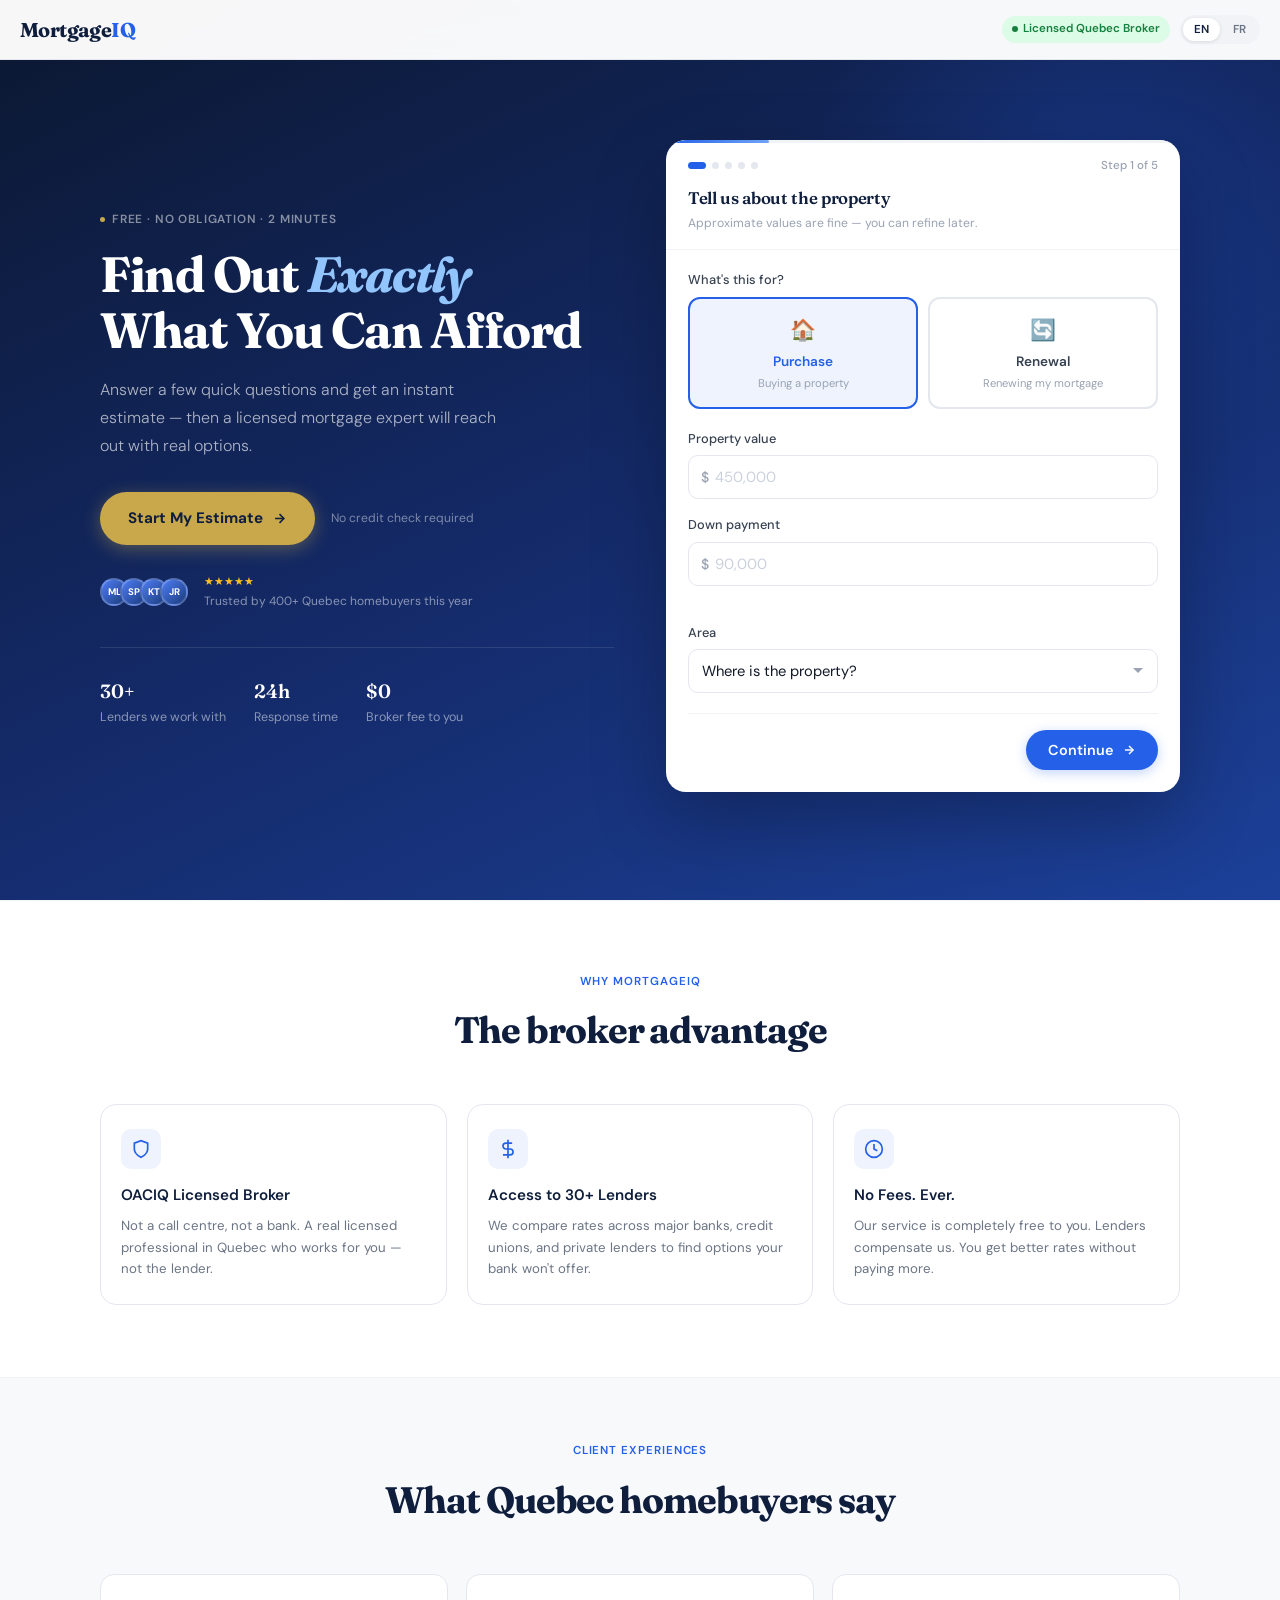
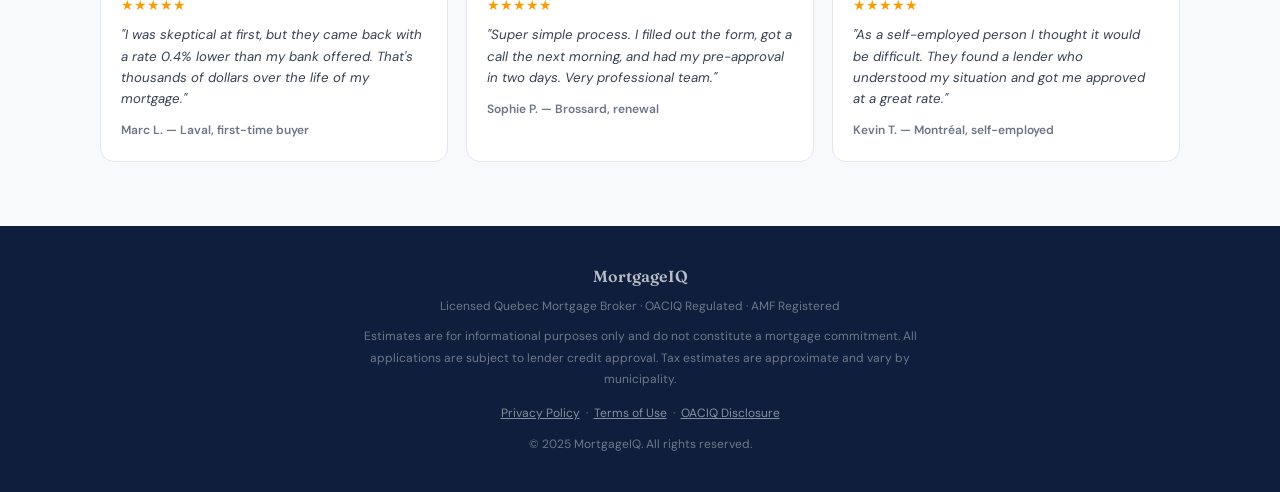
<file: index (2).html>
<!DOCTYPE html>
<html lang="en" id="htmlRoot">
<head>
<meta charset="UTF-8">
<meta name="viewport" content="width=device-width, initial-scale=1.0">
<title>MortgageIQ — Free Quebec Mortgage Calculator</title>
<link rel="preconnect" href="https://fonts.googleapis.com">
<link href="https://fonts.googleapis.com/css2?family=Fraunces:ital,opsz,wght@0,9..144,300;0,9..144,600;0,9..144,700;1,9..144,300&family=DM+Sans:opsz,wght@9..40,300;9..40,400;9..40,500;9..40,600&display=swap" rel="stylesheet">
<style>
:root{--navy:#0f1e3c;--navy-mid:#1a2f58;--blue:#2460e8;--blue-light:#4f7ef5;--sky:#eef3fd;--gold:#c9a84c;--green:#15803d;--green-soft:#dcfce7;--yellow:#b45309;--yellow-soft:#fef3c7;--red:#b91c1c;--red-soft:#fee2e2;--white:#fff;--gray-50:#f8f9fb;--gray-100:#f1f3f7;--gray-200:#e4e7ee;--gray-300:#cbd1dc;--gray-400:#9aa3b2;--gray-500:#6b7585;--gray-700:#374151;--gray-900:#111827;--shadow:0 2px 16px rgba(15,30,60,0.08);--shadow-lg:0 16px 56px rgba(15,30,60,0.16)}
*,*::before,*::after{box-sizing:border-box;margin:0;padding:0}
html{scroll-behavior:smooth;-webkit-text-size-adjust:100%}
body{font-family:'DM Sans',sans-serif;background:var(--white);color:var(--gray-900);line-height:1.6;overflow-x:hidden}

/* NAV */
nav{position:fixed;top:0;left:0;right:0;z-index:200;background:rgba(255,255,255,0.97);backdrop-filter:blur(12px);border-bottom:1px solid var(--gray-200);height:60px;display:flex;align-items:center;padding:0 20px;gap:10px}
.nav-logo{font-family:'Fraunces',serif;font-size:1.25rem;font-weight:700;color:var(--navy);letter-spacing:-0.03em;flex:1}
.nav-logo span{color:var(--blue)}
.nav-pill{display:flex;align-items:center;gap:5px;background:var(--green-soft);color:var(--green);font-size:0.72rem;font-weight:600;padding:4px 10px;border-radius:100px;white-space:nowrap}
.nav-pill::before{content:'';width:6px;height:6px;border-radius:50%;background:var(--green);flex-shrink:0}

/* LANG SWITCHER */
.lang-switcher{display:flex;background:var(--gray-100);border-radius:100px;padding:3px;gap:2px;flex-shrink:0}
.lang-btn{padding:4px 11px;border-radius:100px;border:none;cursor:pointer;font-family:'DM Sans',sans-serif;font-size:0.72rem;font-weight:600;color:var(--gray-500);background:transparent;transition:all 0.18s;white-space:nowrap}
.lang-btn.active{background:white;color:var(--navy);box-shadow:0 1px 4px rgba(0,0,0,0.1)}

/* HERO */
.hero{min-height:100svh;background:linear-gradient(155deg,#0b1730 0%,#142a68 52%,#1c4099 100%);display:flex;align-items:center;padding:80px 20px 48px;position:relative;overflow:hidden}
.hero-glow{position:absolute;width:600px;height:600px;border-radius:50%;top:-100px;right:-100px;background:radial-gradient(circle,rgba(36,96,232,0.22) 0%,transparent 65%);pointer-events:none}
.hero-inner{max-width:1080px;margin:0 auto;width:100%;display:grid;grid-template-columns:1fr 1fr;gap:52px;align-items:center;position:relative;z-index:2}
.hero-eyebrow{display:inline-flex;align-items:center;gap:7px;font-size:0.74rem;font-weight:600;color:rgba(255,255,255,0.5);letter-spacing:0.07em;text-transform:uppercase;margin-bottom:18px}
.hero-eyebrow-dot{width:5px;height:5px;border-radius:50%;background:var(--gold)}
.hero h1{font-family:'Fraunces',serif;font-size:clamp(2rem,4.5vw,3.1rem);font-weight:700;color:white;line-height:1.12;letter-spacing:-0.03em;margin-bottom:18px}
.hero h1 em{font-style:italic;color:#93c5fd}
.hero-sub{font-size:1rem;color:rgba(255,255,255,0.65);max-width:400px;margin-bottom:32px;font-weight:300;line-height:1.75}
.hero-cta-row{display:flex;align-items:center;gap:16px;flex-wrap:wrap}
.btn-hero{display:inline-flex;align-items:center;gap:9px;background:var(--gold);color:var(--navy);font-weight:700;font-size:0.95rem;padding:14px 28px;border-radius:100px;border:none;cursor:pointer;box-shadow:0 4px 18px rgba(201,168,76,0.38);text-decoration:none;transition:all 0.2s;font-family:'DM Sans',sans-serif}
.btn-hero:hover{background:#dbb958;transform:translateY(-2px);box-shadow:0 8px 26px rgba(201,168,76,0.46)}
.hero-reassure{font-size:0.76rem;color:rgba(255,255,255,0.45)}
.hero-stats{display:flex;gap:28px;margin-top:36px;padding-top:28px;border-top:1px solid rgba(255,255,255,0.1)}
.hero-stat{color:rgba(255,255,255,0.5);font-size:0.78rem}
.hero-stat strong{display:block;color:white;font-size:1.2rem;font-family:'Fraunces',serif;font-weight:600;margin-bottom:1px}
.hero-reviews{display:flex;align-items:center;gap:10px;margin-top:28px}
.review-avatars{display:flex}
.review-avatar{width:28px;height:28px;border-radius:50%;border:2px solid rgba(255,255,255,0.2);margin-right:-8px;background:linear-gradient(135deg,#4f7ef5,#1a3a7c);display:flex;align-items:center;justify-content:center;font-size:0.6rem;font-weight:700;color:white}
.review-text-sm{font-size:0.75rem;color:rgba(255,255,255,0.5);margin-left:14px}
.review-stars-sm{color:#fbbf24;font-size:0.7rem;display:block;margin-bottom:1px}

/* CALC CARD */
.calc-card{background:white;border-radius:20px;box-shadow:0 28px 72px rgba(0,0,0,0.26);overflow:hidden}
.calc-progress{height:3px;background:var(--gray-100)}
.calc-progress-fill{height:100%;background:linear-gradient(90deg,var(--blue),#6fa3f7);transition:width 0.5s cubic-bezier(.4,0,.2,1);border-radius:0 2px 2px 0}
.step-indicator{display:flex;align-items:center;justify-content:space-between;padding:14px 22px 0}
.step-dots{display:flex;gap:6px}
.step-dot{width:7px;height:7px;border-radius:50%;background:var(--gray-200);transition:all 0.3s}
.step-dot.active{background:var(--blue);width:18px;border-radius:4px}
.step-dot.done{background:var(--green)}
.step-counter{font-size:0.72rem;color:var(--gray-400);font-weight:500}
.step-title-row{padding:10px 22px 16px;border-bottom:1px solid var(--gray-100)}
.step-title{font-family:'Fraunces',serif;font-size:1.05rem;font-weight:600;color:var(--navy);letter-spacing:-0.02em}
.step-hint{font-size:0.76rem;color:var(--gray-400);margin-top:2px}
.calc-body{padding:20px 22px 22px}

/* FORM */
.form-group{margin-bottom:16px}
.form-label{display:flex;align-items:center;gap:5px;font-size:0.8rem;font-weight:500;color:var(--gray-700);margin-bottom:6px}
.form-label .opt{color:var(--gray-400);font-weight:400;font-size:0.72rem}
.form-input{width:100%;padding:11px 13px;border:1.5px solid var(--gray-200);border-radius:10px;font-family:'DM Sans',sans-serif;font-size:0.92rem;color:var(--gray-900);background:white;outline:none;transition:border-color 0.15s,box-shadow 0.15s;-webkit-appearance:none}
.form-input:focus{border-color:var(--blue);box-shadow:0 0 0 3px rgba(36,96,232,0.1)}
.form-input::placeholder{color:var(--gray-300)}
.form-select{appearance:none;cursor:pointer;background-image:url("data:image/svg+xml,%3Csvg xmlns='http://www.w3.org/2000/svg' width='12' height='8' viewBox='0 0 12 8'%3E%3Cpath fill='%239aa3b2' d='M1 1l5 5 5-5'/%3E%3C/svg%3E");background-repeat:no-repeat;background-position:right 13px center;padding-right:34px}
.input-with-prefix{position:relative}
.input-prefix{position:absolute;left:13px;top:50%;transform:translateY(-50%);font-size:0.88rem;color:var(--gray-400);font-weight:500;pointer-events:none}
.input-with-prefix .form-input{padding-left:26px}
.down-hint{font-size:0.73rem;margin-top:5px;transition:color 0.2s;min-height:16px}
.grid2{display:grid;grid-template-columns:1fr 1fr;gap:12px}
.err{font-size:0.73rem;color:var(--red);margin-top:4px;display:none}
.err.visible{display:block;animation:fadeUp 0.2s ease}

/* CHIPS */
.chip-group{display:flex;flex-wrap:wrap;gap:7px}
.chip{padding:8px 14px;border:1.5px solid var(--gray-200);border-radius:9px;cursor:pointer;font-size:0.82rem;color:var(--gray-500);font-weight:500;background:white;transition:all 0.15s;user-select:none;white-space:nowrap}
.chip:hover{border-color:var(--blue-light);color:var(--blue);background:var(--sky)}
.chip.selected{border-color:var(--blue);color:var(--blue);background:var(--sky);font-weight:600}
.chip-half{flex:1 0 calc(50% - 4px);text-align:center}
.chip-full{flex:1 0 100%;text-align:center}

/* PURPOSE TOGGLE — large prominent chips at top of step 1 */
.purpose-group{display:grid;grid-template-columns:1fr 1fr;gap:10px;margin-bottom:20px}
.purpose-chip{padding:14px 10px;border:2px solid var(--gray-200);border-radius:12px;cursor:pointer;text-align:center;transition:all 0.18s;user-select:none;background:white}
.purpose-chip:hover{border-color:var(--blue-light);background:var(--sky)}
.purpose-chip.selected{border-color:var(--blue);background:var(--sky)}
.purpose-chip-icon{font-size:1.3rem;margin-bottom:5px}
.purpose-chip-label{font-size:0.85rem;font-weight:600;color:var(--gray-700);display:block}
.purpose-chip-sub{font-size:0.7rem;color:var(--gray-400);display:block;margin-top:2px}
.purpose-chip.selected .purpose-chip-label{color:var(--blue)}

/* Renewal-only field */
.renewal-field{display:none}
.renewal-field.show{display:block}

/* RATE PILL */
.rate-pill{display:flex;align-items:center;justify-content:space-between;padding:11px 14px;background:var(--sky);border:1.5px solid rgba(36,96,232,0.15);border-radius:10px}
.rate-val{font-size:1.35rem;font-weight:700;color:var(--blue);font-family:'Fraunces',serif}
.rate-label{font-size:0.74rem;color:var(--gray-400)}
.rate-locked{font-size:0.72rem;color:var(--gray-400);display:flex;align-items:center;gap:4px}

/* NAV BUTTONS */
.step-nav{display:flex;justify-content:space-between;align-items:center;margin-top:20px;padding-top:16px;border-top:1px solid var(--gray-100)}
.btn-back{background:none;border:none;cursor:pointer;color:var(--gray-400);font-size:0.83rem;font-weight:500;display:flex;align-items:center;gap:4px;font-family:'DM Sans',sans-serif;padding:8px 4px;border-radius:6px;transition:color 0.15s}
.btn-back:hover{color:var(--gray-700)}
.btn-next{display:flex;align-items:center;gap:8px;background:var(--blue);color:white;font-weight:600;font-size:0.9rem;padding:11px 22px;border-radius:100px;border:none;cursor:pointer;box-shadow:0 3px 12px rgba(36,96,232,0.28);font-family:'DM Sans',sans-serif;transition:all 0.2s}
.btn-next:hover{background:#1a4fd8;transform:translateY(-1px);box-shadow:0 6px 18px rgba(36,96,232,0.35)}

/* RESULTS */
.results-hero{padding:18px 22px 16px;background:var(--gray-50);border-bottom:1px solid var(--gray-100)}
.result-color-bar{height:4px;border-radius:100px;width:100%;margin-bottom:14px}
.result-status{display:flex;align-items:flex-start;gap:10px}
.result-status-icon{width:36px;height:36px;border-radius:10px;display:flex;align-items:center;justify-content:center;flex-shrink:0;font-size:1rem;font-weight:700}
.result-status-text h4{font-size:0.9rem;font-weight:700;margin-bottom:3px}
.result-status-text p{font-size:0.78rem;line-height:1.5;color:var(--gray-500)}
.result-numbers{display:grid;grid-template-columns:1fr 1fr;gap:1px;background:var(--gray-200);border:1px solid var(--gray-200);border-radius:12px;overflow:hidden;margin:0 22px}
.result-num{background:white;padding:13px 14px;text-align:center}
.result-num-val{font-family:'Fraunces',serif;font-size:1.35rem;font-weight:600;color:var(--navy);letter-spacing:-0.02em;line-height:1.1}
.result-num-lbl{font-size:0.7rem;color:var(--gray-400);margin-top:3px}
.result-ratios{display:flex;gap:16px;padding:14px 22px}
.ratio-item{flex:1}
.ratio-label{font-size:0.68rem;color:var(--gray-400);font-weight:500;text-transform:uppercase;letter-spacing:0.04em;margin-bottom:4px}
.ratio-bar-wrap{height:5px;background:var(--gray-200);border-radius:5px;overflow:hidden;margin-bottom:3px}
.ratio-bar{height:100%;border-radius:5px;transition:width 0.6s ease}
.ratio-val{font-size:0.75rem;font-weight:600}
.results-cta-area{padding:0 22px 20px}
.result-teaser{font-size:0.82rem;color:var(--gray-500);margin-bottom:14px;line-height:1.55}
.result-teaser strong{color:var(--navy)}
.btn-unlock{width:100%;padding:14px;background:linear-gradient(135deg,var(--blue),#1a4fd8);color:white;font-weight:700;font-size:0.95rem;border:none;border-radius:12px;cursor:pointer;font-family:'DM Sans',sans-serif;display:flex;align-items:center;justify-content:center;gap:8px;box-shadow:0 4px 18px rgba(36,96,232,0.32);transition:all 0.2s}
.btn-unlock:hover{box-shadow:0 8px 26px rgba(36,96,232,0.4);transform:translateY(-1px)}
.disclaimer{font-size:0.68rem;color:var(--gray-400);text-align:center;margin-top:10px;line-height:1.5}

/* CONTACT */
.contact-header{padding:16px 22px 14px;background:var(--sky);border-bottom:1px solid rgba(36,96,232,0.1)}
.contact-header h4{font-size:0.9rem;font-weight:700;color:var(--navy);margin-bottom:3px}
.contact-header p{font-size:0.75rem;color:var(--gray-500)}
.phone-row{display:flex}
.phone-cc{padding:11px 12px;background:var(--gray-100);border:1.5px solid var(--gray-200);border-right:none;border-radius:10px 0 0 10px;font-size:0.88rem;color:var(--gray-500);white-space:nowrap;display:flex;align-items:center}
.phone-row .form-input{border-radius:0 10px 10px 0}
.consent-label{display:flex;align-items:flex-start;gap:10px;background:var(--gray-50);border:1.5px solid var(--gray-200);border-radius:10px;padding:12px;cursor:pointer;transition:border-color 0.15s;margin-bottom:14px}
.consent-label:hover{border-color:var(--gray-300)}
.consent-label.checked{border-color:var(--blue);background:var(--sky)}
.consent-box-check{width:18px;height:18px;border-radius:5px;flex-shrink:0;margin-top:1px;border:2px solid var(--gray-300);background:white;display:flex;align-items:center;justify-content:center;transition:all 0.15s}
.consent-label.checked .consent-box-check{background:var(--blue);border-color:var(--blue)}
.consent-box-check svg{display:none}
.consent-label.checked .consent-box-check svg{display:block}
.consent-text{font-size:0.75rem;color:var(--gray-500);line-height:1.5}
.btn-submit{width:100%;background:linear-gradient(135deg,var(--blue),#1a4fd8);color:white;font-weight:700;font-size:0.95rem;padding:14px;border-radius:12px;border:none;cursor:pointer;font-family:'DM Sans',sans-serif;display:flex;align-items:center;justify-content:center;gap:8px;box-shadow:0 4px 18px rgba(36,96,232,0.32);transition:all 0.2s}
.btn-submit:hover:not(:disabled){transform:translateY(-1px);box-shadow:0 8px 26px rgba(36,96,232,0.4)}
.btn-submit:disabled{opacity:0.65;cursor:not-allowed;transform:none}
.submit-trust{display:flex;align-items:center;justify-content:center;gap:16px;flex-wrap:wrap;margin-top:14px}
.trust-item{display:flex;align-items:center;gap:4px;font-size:0.7rem;color:var(--gray-400)}
.trust-item svg{color:var(--green)}

/* STEP PANELS */
.step-panel{display:none}
.step-panel.active{display:block;animation:fadeUp 0.25s ease}
@keyframes fadeUp{from{opacity:0;transform:translateY(8px)}to{opacity:1;transform:translateY(0)}}

/* FEATURES */
.section-features{padding:72px 20px;background:white;border-top:1px solid var(--gray-100)}
.section-inner{max-width:1080px;margin:0 auto}
.section-eyebrow{text-align:center;font-size:0.72rem;font-weight:600;letter-spacing:0.08em;text-transform:uppercase;color:var(--blue);margin-bottom:10px}
.section-title{text-align:center;font-family:'Fraunces',serif;font-size:clamp(1.7rem,3vw,2.3rem);font-weight:700;color:var(--navy);letter-spacing:-0.03em;margin-bottom:44px}
.features-grid{display:grid;grid-template-columns:repeat(3,1fr);gap:20px}
.feature-card{border:1px solid var(--gray-200);border-radius:16px;padding:24px 20px;transition:transform 0.2s,box-shadow 0.2s}
.feature-card:hover{transform:translateY(-3px);box-shadow:var(--shadow-lg)}
.feature-icon{width:40px;height:40px;border-radius:10px;background:var(--sky);display:flex;align-items:center;justify-content:center;margin-bottom:14px}
.feature-card h4{font-size:0.95rem;font-weight:600;color:var(--navy);margin-bottom:7px}
.feature-card p{font-size:0.83rem;color:var(--gray-500);line-height:1.65}

/* REVIEWS */
.section-reviews{padding:64px 20px;background:var(--gray-50);border-top:1px solid var(--gray-100)}
.reviews-grid{display:grid;grid-template-columns:repeat(3,1fr);gap:18px}
.review-card{background:white;border:1px solid var(--gray-200);border-radius:14px;padding:20px}
.review-stars{color:#f59e0b;font-size:0.85rem;margin-bottom:8px}
.review-body{font-size:0.83rem;color:var(--gray-700);line-height:1.6;margin-bottom:12px;font-style:italic}
.review-author{font-size:0.75rem;font-weight:600;color:var(--gray-500)}

/* FOOTER */
footer{background:var(--navy);color:rgba(255,255,255,0.4);text-align:center;padding:36px 20px;font-size:0.75rem;line-height:1.8}
footer strong{color:rgba(255,255,255,0.7);font-family:'Fraunces',serif;font-size:1rem;font-weight:600;display:block;margin-bottom:6px}
footer a{color:rgba(255,255,255,0.5);text-decoration:underline}

/* MODAL */
.modal-overlay{display:none;position:fixed;inset:0;z-index:999;background:rgba(10,20,40,0.65);backdrop-filter:blur(8px);align-items:center;justify-content:center;padding:20px}
.modal-overlay.open{display:flex;animation:fadeUp 0.2s ease}
.modal-box{background:white;border-radius:22px;padding:44px 36px;max-width:440px;width:100%;text-align:center;box-shadow:0 32px 80px rgba(0,0,0,0.22);animation:scaleIn 0.28s cubic-bezier(0.34,1.56,0.64,1)}
@keyframes scaleIn{from{transform:scale(0.88);opacity:0}to{transform:scale(1);opacity:1}}
.modal-check{width:68px;height:68px;border-radius:50%;background:var(--green-soft);margin:0 auto 18px;display:flex;align-items:center;justify-content:center}
.modal-box h2{font-family:'Fraunces',serif;font-size:1.5rem;color:var(--navy);margin-bottom:10px}
.modal-box p{color:var(--gray-500);font-size:0.88rem;line-height:1.65;margin-bottom:22px}
.btn-modal-done{background:var(--navy);color:white;font-family:'DM Sans',sans-serif;font-weight:600;padding:12px 28px;border-radius:100px;border:none;cursor:pointer;font-size:0.9rem;transition:background 0.2s}
.btn-modal-done:hover{background:var(--navy-mid)}
.modal-next-step{margin-top:16px;padding:14px;background:var(--gray-50);border-radius:12px;font-size:0.78rem;color:var(--gray-500)}
.modal-next-step strong{display:block;color:var(--navy);margin-bottom:3px;font-size:0.83rem}

/* MOBILE */
@media(max-width:860px){
  .hero-inner{grid-template-columns:1fr;gap:32px}
  .hero{padding-top:76px;min-height:auto;padding-bottom:40px}
  .hero h1{font-size:1.9rem}
  .hero-sub{font-size:0.93rem}
  .features-grid,.reviews-grid{grid-template-columns:1fr}
  .grid2{grid-template-columns:1fr}
}
@media(max-width:480px){
  .hero-stats,.hero-reviews{display:none}
  .calc-body{padding:16px 16px 20px}
  .step-indicator{padding:12px 16px 0}
  .step-title-row{padding:8px 16px 12px}
  .results-hero{padding:14px 16px}
  .result-ratios{padding:14px 16px}
  .result-numbers{margin:0 16px}
  .results-cta-area{padding:0 16px 18px}
  .contact-header{padding:14px 16px}
  .chip-half{flex:1 0 100%}
  .purpose-group{grid-template-columns:1fr 1fr}
  .nav-pill{display:none}
}
</style>
</head>
<body>

<!-- NAV -->
<nav>
  <div class="nav-logo">Mortgage<span>IQ</span></div>
  <div class="nav-pill" id="navPill">Licensed Quebec Broker</div>
  <div class="lang-switcher">
    <button class="lang-btn active" id="btnEN" onclick="setLang('en')">EN</button>
    <button class="lang-btn" id="btnFR" onclick="setLang('fr')">FR</button>
  </div>
</nav>

<!-- HERO -->
<section class="hero" id="home">
  <div class="hero-glow"></div>
  <div class="hero-inner">
    <div>
      <div class="hero-eyebrow"><span class="hero-eyebrow-dot"></span><span data-t="eyebrow"></span></div>
      <h1 data-t="h1"></h1>
      <p class="hero-sub" data-t="sub"></p>
      <div class="hero-cta-row">
        <a href="#calculator" class="btn-hero" onclick="scrollToCalc(event)">
          <span data-t="cta"></span>
          <svg width="15" height="15" viewBox="0 0 24 24" fill="none" stroke="currentColor" stroke-width="2.5"><line x1="5" y1="12" x2="19" y2="12"/><polyline points="12 5 19 12 12 19"/></svg>
        </a>
        <span class="hero-reassure" data-t="noCredit"></span>
      </div>
      <div class="hero-reviews">
        <div class="review-avatars">
          <div class="review-avatar">ML</div>
          <div class="review-avatar">SP</div>
          <div class="review-avatar">KT</div>
          <div class="review-avatar">JR</div>
        </div>
        <div class="review-text-sm">
          <span class="review-stars-sm">★★★★★</span>
          <span data-t="reviewCount"></span>
        </div>
      </div>
      <div class="hero-stats">
        <div class="hero-stat"><strong>30+</strong><span data-t="stat1"></span></div>
        <div class="hero-stat"><strong>24h</strong><span data-t="stat2"></span></div>
        <div class="hero-stat"><strong>$0</strong><span data-t="stat3"></span></div>
      </div>
    </div>

    <!-- CALCULATOR CARD -->
    <div id="calculator">
      <div class="calc-card">
        <div class="calc-progress"><div class="calc-progress-fill" id="progressFill" style="width:20%"></div></div>
        <div class="step-indicator">
          <div class="step-dots">
            <div class="step-dot active" id="dot1"></div>
            <div class="step-dot" id="dot2"></div>
            <div class="step-dot" id="dot3"></div>
            <div class="step-dot" id="dot4"></div>
            <div class="step-dot" id="dot5"></div>
          </div>
          <div class="step-counter" id="stepCounter"></div>
        </div>

        <!-- STEP 1: Property + Purpose -->
        <div class="step-panel active" id="step1">
          <div class="step-title-row">
            <div class="step-title" data-t="s1title"></div>
            <div class="step-hint" data-t="s1hint"></div>
          </div>
          <div class="calc-body">
            <!-- PURPOSE TOGGLE -->
            <div class="form-group">
              <label class="form-label" data-t="purposeLabel"></label>
              <div class="purpose-group" id="purposeGroup">
                <div class="purpose-chip selected" onclick="pickPurpose(this,'purchase')" id="chipPurchase">
                  <div class="purpose-chip-icon">🏠</div>
                  <span class="purpose-chip-label" data-t="purposePurchase"></span>
                  <span class="purpose-chip-sub" data-t="purposePurchaseSub"></span>
                </div>
                <div class="purpose-chip" onclick="pickPurpose(this,'renewal')" id="chipRenewal">
                  <div class="purpose-chip-icon">🔄</div>
                  <span class="purpose-chip-label" data-t="purposeRenewal"></span>
                  <span class="purpose-chip-sub" data-t="purposeRenewalSub"></span>
                </div>
              </div>
            </div>

            <div class="form-group">
              <label class="form-label" data-t="propPriceLabel"></label>
              <div class="input-with-prefix">
                <span class="input-prefix">$</span>
                <input type="text" class="form-input" id="propPrice" oninput="fmtCurrency(this);updateDownHint()" inputmode="numeric" data-ph="propPricePh">
              </div>
              <div class="err" id="errPrice" data-t="errPrice"></div>
            </div>

            <!-- PURCHASE-only: down payment -->
            <div class="form-group" id="downPayGroup">
              <label class="form-label" data-t="downLabel"></label>
              <div class="input-with-prefix">
                <span class="input-prefix">$</span>
                <input type="text" class="form-input" id="downPay" oninput="fmtCurrency(this);updateDownHint()" inputmode="numeric" data-ph="downPh">
              </div>
              <div class="down-hint" id="downHint"></div>
              <div class="err" id="errDown" data-t="errDown"></div>
            </div>

            <!-- RENEWAL-only: remaining balance -->
            <div class="form-group renewal-field" id="balanceGroup">
              <label class="form-label" data-t="balanceLabel"></label>
              <div class="input-with-prefix">
                <span class="input-prefix">$</span>
                <input type="text" class="form-input" id="remainBal" oninput="fmtCurrency(this)" inputmode="numeric" data-ph="balancePh">
              </div>
              <div class="err" id="errBalance" data-t="errBalance"></div>
            </div>

            <!-- RENEWAL-only: current lender -->
            <div class="form-group renewal-field" id="lenderGroup">
              <label class="form-label" data-t="lenderLabel"></label>
              <select class="form-input form-select" id="currentLender">
                <option value="" data-t="lenderPh"></option>
                <option value="bmo">BMO</option>
                <option value="rbc">RBC</option>
                <option value="td">TD Bank</option>
                <option value="scotiabank">Scotiabank</option>
                <option value="cibc">CIBC</option>
                <option value="desjardins">Desjardins</option>
                <option value="national">Banque Nationale</option>
                <option value="other" data-t="lenderOther"></option>
              </select>
            </div>

            <div class="form-group">
              <label class="form-label" data-t="locationLabel"></label>
              <select class="form-input form-select" id="location">
                <option value="" data-t="locationPh"></option>
                <option value="montreal">Montréal</option>
                <option value="laval">Laval</option>
                <option value="longueuil">Longueuil</option>
                <option value="brossard">Brossard</option>
                <option value="west-island">West Island</option>
                <option value="south-shore">South Shore</option>
                <option value="other" data-t="locationOther"></option>
              </select>
              <div class="err" id="errLocation" data-t="errLocation"></div>
            </div>
            <div class="step-nav">
              <div></div>
              <button class="btn-next" onclick="goTo(2)"><span data-t="continue"></span> <svg width="14" height="14" viewBox="0 0 24 24" fill="none" stroke="currentColor" stroke-width="2.5"><line x1="5" y1="12" x2="19" y2="12"/><polyline points="12 5 19 12 12 19"/></svg></button>
            </div>
          </div>
        </div>

        <!-- STEP 2: Terms -->
        <div class="step-panel" id="step2">
          <div class="step-title-row">
            <div class="step-title" data-t="s2title"></div>
            <div class="step-hint" data-t="s2hint"></div>
          </div>
          <div class="calc-body">
            <div class="form-group">
              <label class="form-label" data-t="rateLabel"></label>
              <div class="rate-pill">
                <div style="display:flex;align-items:baseline;gap:6px">
                  <div class="rate-val">5.25%</div>
                  <div class="rate-label" data-t="rateDesc"></div>
                </div>
                <div class="rate-locked">
                  <svg width="11" height="11" viewBox="0 0 24 24" fill="none" stroke="currentColor" stroke-width="2"><rect x="3" y="11" width="18" height="11" rx="2"/><path d="M7 11V7a5 5 0 0 1 10 0v4"/></svg>
                  <span data-t="rateLocked"></span>
                </div>
              </div>
            </div>
            <div class="form-group">
              <label class="form-label" data-t="amortLabel"></label>
              <div class="chip-group" id="amortGroup">
                <div class="chip chip-half selected" onclick="pick('amortGroup',this,'25')" data-t="amort25"></div>
                <div class="chip chip-half" onclick="pick('amortGroup',this,'30')" data-t="amort30"></div>
              </div>
            </div>
            <div class="form-group">
              <label class="form-label" data-t="freqLabel"></label>
              <div class="chip-group" id="freqGroup">
                <div class="chip chip-half selected" onclick="pick('freqGroup',this,'monthly')" data-t="freqMonthly"></div>
                <div class="chip chip-half" onclick="pick('freqGroup',this,'biweekly')" data-t="freqBiweekly"></div>
                <div class="chip chip-full" onclick="pick('freqGroup',this,'accel')" data-t="freqAccel"></div>
              </div>
            </div>
            <div class="step-nav">
              <button class="btn-back" onclick="goTo(1)"><svg width="13" height="13" viewBox="0 0 24 24" fill="none" stroke="currentColor" stroke-width="2.5"><line x1="19" y1="12" x2="5" y2="12"/><polyline points="12 19 5 12 12 5"/></svg> <span data-t="back"></span></button>
              <button class="btn-next" onclick="goTo(3)"><span data-t="continue"></span> <svg width="14" height="14" viewBox="0 0 24 24" fill="none" stroke="currentColor" stroke-width="2.5"><line x1="5" y1="12" x2="19" y2="12"/><polyline points="12 5 19 12 12 19"/></svg></button>
            </div>
          </div>
        </div>

        <!-- STEP 3: Income & debts -->
        <div class="step-panel" id="step3">
          <div class="step-title-row">
            <div class="step-title" data-t="s3title"></div>
            <div class="step-hint" data-t="s3hint"></div>
          </div>
          <div class="calc-body">
            <div class="form-group">
              <label class="form-label" data-t="empLabel"></label>
              <div class="chip-group" id="empGroup">
                <div class="chip chip-half selected" onclick="pick('empGroup',this,'employed')" data-t="empEmployed"></div>
                <div class="chip chip-half" onclick="pick('empGroup',this,'self')" data-t="empSelf"></div>
                <div class="chip chip-half" onclick="pick('empGroup',this,'contract')" data-t="empContract"></div>
                <div class="chip chip-half" onclick="pick('empGroup',this,'other')" data-t="empOther"></div>
              </div>
            </div>
            <div class="form-group">
              <label class="form-label" data-t="incomeLabel"></label>
              <select class="form-input form-select" id="incomeBracket">
                <option value="" data-t="incomePh"></option>
                <option value="under50" data-t="incomeU50"></option>
                <option value="50to100" data-t="income50to100"></option>
                <option value="100to150" data-t="income100to150"></option>
                <option value="150plus" data-t="income150plus"></option>
              </select>
              <div class="err" id="errIncome" data-t="errIncome"></div>
            </div>
            <div class="grid2">
              <div class="form-group">
                <label class="form-label"><span data-t="carLabel"></span> <span class="opt" data-t="optional"></span></label>
                <div class="input-with-prefix">
                  <span class="input-prefix">$</span>
                  <input type="text" class="form-input" id="carPay" placeholder="0" oninput="fmtCurrency(this)" inputmode="numeric">
                </div>
              </div>
              <div class="form-group">
                <label class="form-label"><span data-t="debtsLabel"></span> <span class="opt" data-t="optional"></span></label>
                <div class="input-with-prefix">
                  <span class="input-prefix">$</span>
                  <input type="text" class="form-input" id="otherDebts" placeholder="0" oninput="fmtCurrency(this)" inputmode="numeric">
                </div>
              </div>
            </div>
            <div class="form-group">
              <label class="form-label"><span data-t="creditLabel"></span> <span class="opt" data-t="optional"></span></label>
              <div class="chip-group" id="creditGroup">
                <div class="chip chip-half" onclick="pick('creditGroup',this,'720+')" data-t="credit720"></div>
                <div class="chip chip-half" onclick="pick('creditGroup',this,'680-719')" data-t="credit680"></div>
                <div class="chip chip-half" onclick="pick('creditGroup',this,'600-679')" data-t="credit600"></div>
                <div class="chip chip-half" onclick="pick('creditGroup',this,'under600')" data-t="creditU600"></div>
              </div>
            </div>
            <div class="step-nav">
              <button class="btn-back" onclick="goTo(2)"><svg width="13" height="13" viewBox="0 0 24 24" fill="none" stroke="currentColor" stroke-width="2.5"><line x1="19" y1="12" x2="5" y2="12"/><polyline points="12 19 5 12 12 5"/></svg> <span data-t="back"></span></button>
              <button class="btn-next" onclick="goTo(4)"><span data-t="seeResults"></span> <svg width="14" height="14" viewBox="0 0 24 24" fill="none" stroke="currentColor" stroke-width="2.5"><line x1="5" y1="12" x2="19" y2="12"/><polyline points="12 5 19 12 12 19"/></svg></button>
            </div>
          </div>
        </div>

        <!-- STEP 4: Results -->
        <div class="step-panel" id="step4">
          <div class="results-hero" id="resultsHero"></div>
          <div class="result-numbers" id="resultNumbers"></div>
          <div class="result-ratios" id="resultRatios"></div>
          <div class="results-cta-area">
            <div class="result-teaser" id="resultTeaser"></div>
            <button class="btn-unlock" onclick="goTo(5)">
              <svg width="15" height="15" viewBox="0 0 24 24" fill="none" stroke="currentColor" stroke-width="2.5"><path d="M12 22s8-4 8-10V5l-8-3-8 3v7c0 6 8 10 8 10z"/></svg>
              <span data-t="unlockBtn"></span>
            </button>
            <div class="disclaimer" data-t="unlockDisclaimer"></div>
            <div style="text-align:center;margin-top:10px">
              <button class="btn-back" onclick="goTo(3)"><svg width="13" height="13" viewBox="0 0 24 24" fill="none" stroke="currentColor" stroke-width="2.5"><line x1="19" y1="12" x2="5" y2="12"/><polyline points="12 19 5 12 12 5"/></svg> <span data-t="adjustNumbers"></span></button>
            </div>
          </div>
        </div>

        <!-- STEP 5: Contact -->
        <div class="step-panel" id="step5">
          <div class="contact-header">
            <h4 data-t="contactTitle"></h4>
            <p data-t="contactSub"></p>
          </div>
          <div class="calc-body">
            <div class="form-group">
              <label class="form-label" data-t="nameLabel"></label>
              <input type="text" class="form-input" id="fullName" autocomplete="name" data-ph="namePh">
              <div class="err" id="errName" data-t="errName"></div>
            </div>
            <div class="form-group">
              <label class="form-label" data-t="emailLabel"></label>
              <input type="email" class="form-input" id="emailAddr" autocomplete="email" inputmode="email" data-ph="emailPh">
              <div class="err" id="errEmail" data-t="errEmail"></div>
            </div>
            <div class="form-group">
              <label class="form-label" data-t="phoneLabel"></label>
              <div class="phone-row">
                <span class="phone-cc">🇨🇦 +1</span>
                <input type="tel" class="form-input" id="phoneNum" oninput="fmtPhone(this)" autocomplete="tel" inputmode="tel" placeholder="(514) 000-0000">
              </div>
              <div class="err" id="errPhone" data-t="errPhone"></div>
            </div>
            <div class="form-group">
              <label class="form-label" data-t="timelineLabel"></label>
              <div class="chip-group" id="timelineGroup">
                <div class="chip chip-half selected" onclick="pick('timelineGroup',this,'asap')" data-t="tlASAP"></div>
                <div class="chip chip-half" onclick="pick('timelineGroup',this,'0-3m')" data-t="tl3m"></div>
                <div class="chip chip-half" onclick="pick('timelineGroup',this,'3-6m')" data-t="tl6m"></div>
                <div class="chip chip-half" onclick="pick('timelineGroup',this,'6m+')" data-t="tl6plus"></div>
              </div>
            </div>
            <label class="consent-label" id="consentLabel" onclick="toggleConsent()">
              <div class="consent-box-check" id="consentCheck">
                <svg width="10" height="10" viewBox="0 0 24 24" fill="none" stroke="white" stroke-width="3.5"><polyline points="20 6 9 17 4 12"/></svg>
              </div>
              <div class="consent-text" data-t="consentText"></div>
            </label>
            <div class="err" id="errConsent" style="margin-bottom:10px" data-t="errConsent"></div>
            <button class="btn-submit" id="submitBtn" onclick="submitForm()">
              <svg width="15" height="15" viewBox="0 0 24 24" fill="none" stroke="currentColor" stroke-width="2.5"><path d="M12 22s8-4 8-10V5l-8-3-8 3v7c0 6 8 10 8 10z"/></svg>
              <span id="submitBtnText" data-t="submitBtn"></span>
            </button>
            <div class="submit-trust">
              <div class="trust-item"><svg width="11" height="11" viewBox="0 0 24 24" fill="none" stroke="currentColor" stroke-width="2.5"><rect x="3" y="11" width="18" height="11" rx="2"/><path d="M7 11V7a5 5 0 0 1 10 0v4"/></svg> <span data-t="trust1"></span></div>
              <div class="trust-item"><svg width="11" height="11" viewBox="0 0 24 24" fill="none" stroke="currentColor" stroke-width="2.5"><polyline points="9 11 12 14 22 4"/><path d="M21 12v7a2 2 0 0 1-2 2H5a2 2 0 0 1-2-2V5a2 2 0 0 1 2-2h11"/></svg> <span data-t="trust2"></span></div>
              <div class="trust-item"><svg width="11" height="11" viewBox="0 0 24 24" fill="none" stroke="currentColor" stroke-width="2.5"><circle cx="12" cy="12" r="10"/><polyline points="12 6 12 12 16 14"/></svg> <span data-t="trust3"></span></div>
            </div>
            <div style="text-align:center;margin-top:10px">
              <button class="btn-back" onclick="goTo(4)"><svg width="13" height="13" viewBox="0 0 24 24" fill="none" stroke="currentColor" stroke-width="2.5"><line x1="19" y1="12" x2="5" y2="12"/><polyline points="12 19 5 12 12 5"/></svg> <span data-t="backToResults"></span></button>
            </div>
          </div>
        </div>

      </div><!-- /calc-card -->
    </div>
  </div><!-- /hero-inner -->
</section>

<!-- FEATURES -->
<section class="section-features">
  <div class="section-inner">
    <div class="section-eyebrow" data-t="featEyebrow"></div>
    <h2 class="section-title" data-t="featTitle"></h2>
    <div class="features-grid">
      <div class="feature-card">
        <div class="feature-icon"><svg width="20" height="20" viewBox="0 0 24 24" fill="none" stroke="var(--blue)" stroke-width="2"><path d="M12 22s8-4 8-10V5l-8-3-8 3v7c0 6 8 10 8 10z"/></svg></div>
        <h4 data-t="feat1title"></h4>
        <p data-t="feat1body"></p>
      </div>
      <div class="feature-card">
        <div class="feature-icon"><svg width="20" height="20" viewBox="0 0 24 24" fill="none" stroke="var(--blue)" stroke-width="2"><line x1="12" y1="1" x2="12" y2="23"/><path d="M17 5H9.5a3.5 3.5 0 0 0 0 7h5a3.5 3.5 0 0 1 0 7H6"/></svg></div>
        <h4 data-t="feat2title"></h4>
        <p data-t="feat2body"></p>
      </div>
      <div class="feature-card">
        <div class="feature-icon"><svg width="20" height="20" viewBox="0 0 24 24" fill="none" stroke="var(--blue)" stroke-width="2"><circle cx="12" cy="12" r="10"/><polyline points="12 6 12 12 16 14"/></svg></div>
        <h4 data-t="feat3title"></h4>
        <p data-t="feat3body"></p>
      </div>
    </div>
  </div>
</section>

<!-- REVIEWS -->
<section class="section-reviews">
  <div class="section-inner">
    <div class="section-eyebrow" data-t="revEyebrow"></div>
    <h2 class="section-title" data-t="revTitle"></h2>
    <div class="reviews-grid">
      <div class="review-card">
        <div class="review-stars">★★★★★</div>
        <div class="review-body" data-t="rev1body"></div>
        <div class="review-author" data-t="rev1author"></div>
      </div>
      <div class="review-card">
        <div class="review-stars">★★★★★</div>
        <div class="review-body" data-t="rev2body"></div>
        <div class="review-author" data-t="rev2author"></div>
      </div>
      <div class="review-card">
        <div class="review-stars">★★★★★</div>
        <div class="review-body" data-t="rev3body"></div>
        <div class="review-author" data-t="rev3author"></div>
      </div>
    </div>
  </div>
</section>

<footer>
  <strong>MortgageIQ</strong>
  <p data-t="footerLicense"></p>
  <p style="margin-top:8px;max-width:560px;margin-left:auto;margin-right:auto" data-t="footerDisclaimer"></p>
  <p style="margin-top:12px"><a href="#" data-t="footerPrivacy"></a> &nbsp;·&nbsp; <a href="#" data-t="footerTerms"></a> &nbsp;·&nbsp; <a href="#" data-t="footerOACIQ"></a></p>
  <p style="margin-top:10px" data-t="footerCopy"></p>
</footer>

<!-- SUCCESS MODAL -->
<div class="modal-overlay" id="successModal" onclick="if(event.target===this)closeModal()">
  <div class="modal-box">
    <div class="modal-check">
      <svg width="32" height="32" viewBox="0 0 24 24" fill="none" stroke="var(--green)" stroke-width="2.5"><polyline points="20 6 9 17 4 12"/></svg>
    </div>
    <h2 data-t="modalTitle"></h2>
    <p><span data-t="modalThanks"></span> <strong id="modalName"></strong>. <span data-t="modalBody"></span></p>
    <button class="btn-modal-done" onclick="closeModal()" data-t="modalClose"></button>
    <div class="modal-next-step">
      <strong data-t="modalNextTitle"></strong>
      <span data-t="modalNextBody"></span>
    </div>
  </div>
</div>

<script>
// ─── TRANSLATIONS ───────────────────────────────────────────────
const T = {
  en: {
    navPill: 'Licensed Quebec Broker',
    eyebrow: 'Free · No obligation · 2 minutes',
    h1: 'Find Out <em>Exactly</em><br>What You Can Afford',
    sub: 'Answer a few quick questions and get an instant estimate — then a licensed mortgage expert will reach out with real options.',
    cta: 'Start My Estimate',
    noCredit: 'No credit check required',
    reviewCount: 'Trusted by 400+ Quebec homebuyers this year',
    stat1: 'Lenders we work with',
    stat2: 'Response time',
    stat3: 'Broker fee to you',
    stepOf: 'Step',
    of: 'of',
    s1title: 'Tell us about the property',
    s1hint: 'Approximate values are fine — you can refine later.',
    purposeLabel: "What's this for?",
    purposePurchase: 'Purchase',
    purposePurchaseSub: 'Buying a property',
    purposeRenewal: 'Renewal',
    purposeRenewalSub: 'Renewing my mortgage',
    propPriceLabel: 'Property value',
    propPricePh: '450,000',
    errPrice: 'Please enter a valid amount (min $100,000).',
    downLabel: 'Down payment',
    downPh: '90,000',
    errDown: 'Minimum down payment is 5% of the purchase price.',
    balanceLabel: 'Remaining mortgage balance',
    balancePh: '280,000',
    errBalance: 'Please enter your remaining balance.',
    lenderLabel: 'Current lender',
    lenderPh: 'Select your lender...',
    lenderOther: 'Other',
    locationLabel: 'Area',
    locationPh: 'Where is the property?',
    locationOther: 'Other Quebec area',
    errLocation: 'Please select an area.',
    continue: 'Continue',
    back: 'Back',
    s2title: 'Mortgage preferences',
    s2hint: 'These affect your monthly payment estimate.',
    rateLabel: 'Interest rate',
    rateDesc: '5-year fixed',
    rateLocked: 'Current best rate',
    amortLabel: 'Amortization',
    amort25: '25 years',
    amort30: '30 years',
    freqLabel: 'Payment frequency',
    freqMonthly: 'Monthly',
    freqBiweekly: 'Biweekly',
    freqAccel: 'Accelerated Biweekly',
    s3title: 'Income & debts',
    s3hint: 'Used to calculate your qualification ratios — nothing else.',
    empLabel: 'Employment type',
    empEmployed: 'Employed',
    empSelf: 'Self-employed',
    empContract: 'Contract',
    empOther: 'Other',
    incomeLabel: 'Household income',
    incomePh: 'Select range...',
    incomeU50: 'Under $50,000',
    income50to100: '$50,000 – $100,000',
    income100to150: '$100,000 – $150,000',
    income150plus: '$150,000+',
    errIncome: 'Please select your income range.',
    carLabel: 'Car payment',
    debtsLabel: 'Other debts',
    optional: '(optional)',
    creditLabel: 'Credit score',
    credit720: '720+ Excellent',
    credit680: '680–719 Good',
    credit600: '600–679 Fair',
    creditU600: 'Under 600',
    seeResults: 'See My Results',
    unlockBtn: 'Get a Better Rate — Free',
    unlockDisclaimer: 'Free consultation · No obligation · Response within 24 hours',
    adjustNumbers: 'Adjust my numbers',
    qualGreenLabel: 'Looking strong',
    qualGreenMsg: 'Based on the information provided, you appear to be within qualification range.',
    qualYellowLabel: 'Close to the limit',
    qualYellowMsg: "You're near the qualification threshold. A broker may be able to structure your application to improve your odds.",
    qualRedLabel: 'Worth exploring options',
    qualRedMsg: 'Your ratios are above standard guidelines, but there may still be lenders who can help — especially with a broker in your corner.',
    teaserGreen: '<strong>Good news.</strong> Your profile looks solid. A licensed broker can help you secure a better rate than what\'s publicly listed — sometimes by as much as 0.4%.',
    teaserYellow: '<strong>Don\'t give up.</strong> Standard online tools may show you don\'t qualify — but brokers have access to lenders with more flexible programs. It\'s worth a conversation.',
    teaserRed: '<strong>There may still be options.</strong> Even with higher ratios, some lenders specialize in non-standard situations. A broker can assess whether alternative financing works for you.',
    teaserRenewalGreen: '<strong>Good news.</strong> Your renewal profile looks solid. A broker can often beat your current lender\'s renewal offer — sometimes significantly.',
    teaserRenewalYellow: '<strong>Worth reviewing.</strong> Even if your ratios are close to the limit, renewal situations have more flexibility than new purchases. A broker can help.',
    teaserRenewalRed: '<strong>Don\'t just accept your bank\'s offer.</strong> Brokers have access to lenders who evaluate renewals differently. Your situation may be better than you think.',
    lbl_payment: 'Est. payment',
    lbl_taxes: 'Est. monthly taxes',
    lbl_total: 'Total monthly cost',
    lbl_max: 'Est. max purchase',
    lbl_balance: 'Remaining balance',
    lbl_newPayment: 'New est. payment',
    contactTitle: 'Almost there — where should we send your options?',
    contactSub: 'A licensed mortgage expert will review your profile and contact you within 24 hours.',
    nameLabel: 'Your name',
    namePh: 'First and last name',
    errName: 'Please enter your full name.',
    emailLabel: 'Email',
    emailPh: 'you@example.com',
    errEmail: 'Please enter a valid email address.',
    phoneLabel: 'Phone number',
    errPhone: 'Please enter a valid 10-digit phone number.',
    timelineLabel: 'When are you looking to proceed?',
    tlASAP: 'As soon as possible',
    tl3m: 'Within 3 months',
    tl6m: '3–6 months',
    tl6plus: '6+ months',
    consentText: 'I agree to be contacted by a licensed mortgage professional. My information will be used solely to provide mortgage advice. <a href="#" onclick="return false;" style="color:var(--blue)">Privacy Policy</a>.',
    errConsent: 'Please check the consent box to continue.',
    submitBtn: 'Send My Request',
    trust1: 'Secure & encrypted',
    trust2: 'No obligation',
    trust3: 'Response in 24h',
    backToResults: 'Back to results',
    featEyebrow: 'Why MortgageIQ',
    featTitle: 'The broker advantage',
    feat1title: 'OACIQ Licensed Broker',
    feat1body: 'Not a call centre, not a bank. A real licensed professional in Quebec who works for you — not the lender.',
    feat2title: 'Access to 30+ Lenders',
    feat2body: "We compare rates across major banks, credit unions, and private lenders to find options your bank won't offer.",
    feat3title: 'No Fees. Ever.',
    feat3body: 'Our service is completely free to you. Lenders compensate us. You get better rates without paying more.',
    revEyebrow: 'Client experiences',
    revTitle: 'What Quebec homebuyers say',
    rev1body: '"I was skeptical at first, but they came back with a rate 0.4% lower than my bank offered. That\'s thousands of dollars over the life of my mortgage."',
    rev1author: 'Marc L. — Laval, first-time buyer',
    rev2body: '"Super simple process. I filled out the form, got a call the next morning, and had my pre-approval in two days. Very professional team."',
    rev2author: 'Sophie P. — Brossard, renewal',
    rev3body: '"As a self-employed person I thought it would be difficult. They found a lender who understood my situation and got me approved at a great rate."',
    rev3author: 'Kevin T. — Montréal, self-employed',
    footerLicense: 'Licensed Quebec Mortgage Broker · OACIQ Regulated · AMF Registered',
    footerDisclaimer: 'Estimates are for informational purposes only and do not constitute a mortgage commitment. All applications are subject to lender credit approval. Tax estimates are approximate and vary by municipality.',
    footerPrivacy: 'Privacy Policy',
    footerTerms: 'Terms of Use',
    footerOACIQ: 'OACIQ Disclosure',
    footerCopy: '© 2025 MortgageIQ. All rights reserved.',
    modalTitle: 'Request Received',
    modalThanks: 'Thanks,',
    modalBody: 'A licensed mortgage expert will review your profile and reach out within the next 24 hours.',
    modalClose: 'Got it, thank you',
    modalNextTitle: 'What happens next?',
    modalNextBody: "We'll compare options from 30+ lenders and contact you with a personalized rate — no obligation to proceed.",
    gdsMax: 'max 39%',
    tdsMax: 'max 44%',
  },
  fr: {
    navPill: 'Courtier hypothécaire agréé',
    eyebrow: 'Gratuit · Sans engagement · 2 minutes',
    h1: 'Découvrez <em>Exactement</em><br>Ce Que Vous Pouvez Vous Permettre',
    sub: 'Répondez à quelques questions rapides et obtenez une estimation instantanée — un expert hypothécaire agréé vous contactera avec de vraies options.',
    cta: 'Commencer mon estimation',
    noCredit: 'Aucune vérification de crédit requise',
    reviewCount: 'Fait confiance par 400+ acheteurs québécois cette année',
    stat1: 'Prêteurs partenaires',
    stat2: 'Délai de réponse',
    stat3: 'Frais de courtage',
    stepOf: 'Étape',
    of: 'sur',
    s1title: 'Parlez-nous de la propriété',
    s1hint: 'Des valeurs approximatives suffisent — vous pourrez préciser plus tard.',
    purposeLabel: 'Quel est l\'objectif ?',
    purposePurchase: 'Achat',
    purposePurchaseSub: 'J\'achète une propriété',
    purposeRenewal: 'Renouvellement',
    purposeRenewalSub: 'Je renouvelle mon hypothèque',
    propPriceLabel: 'Valeur de la propriété',
    propPricePh: '450 000',
    errPrice: 'Veuillez entrer un montant valide (min 100 000 $).',
    downLabel: 'Mise de fonds',
    downPh: '90 000',
    errDown: 'La mise de fonds minimale est de 5 % du prix d\'achat.',
    balanceLabel: 'Solde hypothécaire restant',
    balancePh: '280 000',
    errBalance: 'Veuillez entrer votre solde restant.',
    lenderLabel: 'Prêteur actuel',
    lenderPh: 'Sélectionnez votre prêteur...',
    lenderOther: 'Autre',
    locationLabel: 'Région',
    locationPh: 'Où se situe la propriété ?',
    locationOther: 'Autre région du Québec',
    errLocation: 'Veuillez sélectionner une région.',
    continue: 'Continuer',
    back: 'Retour',
    s2title: 'Préférences hypothécaires',
    s2hint: 'Ces choix affectent l\'estimation de votre paiement mensuel.',
    rateLabel: 'Taux d\'intérêt',
    rateDesc: 'Fixe 5 ans',
    rateLocked: 'Meilleur taux actuel',
    amortLabel: 'Amortissement',
    amort25: '25 ans',
    amort30: '30 ans',
    freqLabel: 'Fréquence de paiement',
    freqMonthly: 'Mensuel',
    freqBiweekly: 'Aux deux semaines',
    freqAccel: 'Bihebdomadaire accéléré',
    s3title: 'Revenu et dettes',
    s3hint: 'Utilisé uniquement pour calculer vos ratios d\'admissibilité.',
    empLabel: 'Type d\'emploi',
    empEmployed: 'Salarié',
    empSelf: 'Travailleur autonome',
    empContract: 'Contrat',
    empOther: 'Autre',
    incomeLabel: 'Revenu du ménage',
    incomePh: 'Sélectionnez une tranche...',
    incomeU50: 'Moins de 50 000 $',
    income50to100: '50 000 $ – 100 000 $',
    income100to150: '100 000 $ – 150 000 $',
    income150plus: '150 000 $+',
    errIncome: 'Veuillez sélectionner votre tranche de revenu.',
    carLabel: 'Paiement auto',
    debtsLabel: 'Autres dettes',
    optional: '(optionnel)',
    creditLabel: 'Cote de crédit',
    credit720: '720+ Excellent',
    credit680: '680–719 Bon',
    credit600: '600–679 Passable',
    creditU600: 'Moins de 600',
    seeResults: 'Voir mes résultats',
    unlockBtn: 'Obtenir un meilleur taux — Gratuit',
    unlockDisclaimer: 'Consultation gratuite · Sans engagement · Réponse dans les 24 heures',
    adjustNumbers: 'Ajuster mes chiffres',
    qualGreenLabel: 'Situation favorable',
    qualGreenMsg: 'Selon les informations fournies, vous semblez être dans la fourchette d\'admissibilité.',
    qualYellowLabel: 'Proche de la limite',
    qualYellowMsg: "Vous êtes près du seuil d'admissibilité. Un courtier peut structurer votre dossier pour améliorer vos chances.",
    qualRedLabel: 'Des options existent',
    qualRedMsg: 'Vos ratios dépassent les normes standards, mais certains prêteurs peuvent vous aider — surtout avec l\'aide d\'un courtier.',
    teaserGreen: '<strong>Bonne nouvelle.</strong> Votre profil est solide. Un courtier agréé peut vous obtenir un meilleur taux que ce qui est affiché publiquement — parfois jusqu\'à 0,4 % de moins.',
    teaserYellow: '<strong>Ne baissez pas les bras.</strong> Les outils en ligne standards peuvent indiquer que vous n\'êtes pas admissible — mais les courtiers ont accès à des prêteurs plus flexibles. Ça vaut la peine d\'en discuter.',
    teaserRed: '<strong>Des options existent peut-être encore.</strong> Même avec des ratios plus élevés, certains prêteurs se spécialisent dans des situations non standards. Un courtier peut évaluer si un financement alternatif vous convient.',
    teaserRenewalGreen: '<strong>Bonne nouvelle.</strong> Votre profil de renouvellement est solide. Un courtier peut souvent surpasser l\'offre de renouvellement de votre prêteur actuel.',
    teaserRenewalYellow: '<strong>Ça vaut la peine de vérifier.</strong> Même si vos ratios sont proches de la limite, les renouvellements offrent plus de flexibilité. Un courtier peut vous aider.',
    teaserRenewalRed: '<strong>N\'acceptez pas simplement l\'offre de votre banque.</strong> Les courtiers ont accès à des prêteurs qui évaluent les renouvellements différemment. Votre situation est peut-être meilleure que vous ne le pensez.',
    lbl_payment: 'Paiement est.',
    lbl_taxes: 'Taxes mensuelles est.',
    lbl_total: 'Coût mensuel total',
    lbl_max: 'Prix max. estimé',
    lbl_balance: 'Solde restant',
    lbl_newPayment: 'Nouveau paiement est.',
    contactTitle: 'Presque terminé — où souhaitez-vous recevoir vos options ?',
    contactSub: 'Un expert hypothécaire agréé examinera votre profil et vous contactera dans les 24 heures.',
    nameLabel: 'Votre nom',
    namePh: 'Prénom et nom de famille',
    errName: 'Veuillez entrer votre nom complet.',
    emailLabel: 'Courriel',
    emailPh: 'vous@exemple.com',
    errEmail: 'Veuillez entrer une adresse courriel valide.',
    phoneLabel: 'Numéro de téléphone',
    errPhone: 'Veuillez entrer un numéro valide à 10 chiffres.',
    timelineLabel: 'Dans quel délai souhaitez-vous procéder ?',
    tlASAP: 'Dès que possible',
    tl3m: 'Dans les 3 mois',
    tl6m: '3 à 6 mois',
    tl6plus: '6 mois et plus',
    consentText: 'J\'accepte d\'être contacté par un professionnel hypothécaire agréé. Mes informations seront utilisées uniquement pour me fournir des conseils hypothécaires. <a href="#" onclick="return false;" style="color:var(--blue)">Politique de confidentialité</a>.',
    errConsent: 'Veuillez cocher la case de consentement pour continuer.',
    submitBtn: 'Envoyer ma demande',
    trust1: 'Sécurisé et chiffré',
    trust2: 'Sans engagement',
    trust3: 'Réponse en 24h',
    backToResults: 'Retour aux résultats',
    featEyebrow: 'Pourquoi MortgageIQ',
    featTitle: 'L\'avantage du courtier',
    feat1title: 'Courtier agréé OACIQ',
    feat1body: 'Pas un centre d\'appels, pas une banque. Un vrai professionnel agréé au Québec qui travaille pour vous — pas pour le prêteur.',
    feat2title: 'Accès à 30+ prêteurs',
    feat2body: 'Nous comparons les taux des grandes banques, caisses populaires et prêteurs privés pour trouver des options que votre banque ne vous proposera pas.',
    feat3title: 'Aucun frais. Jamais.',
    feat3body: 'Notre service est entièrement gratuit pour vous. Les prêteurs nous rémunèrent. Vous obtenez de meilleurs taux sans payer davantage.',
    revEyebrow: 'Témoignages clients',
    revTitle: 'Ce que disent les acheteurs québécois',
    rev1body: '« J\'étais sceptique au départ, mais ils ont trouvé un taux 0,4 % inférieur à celui de ma banque. Des milliers de dollars d\'économies sur la durée de mon hypothèque. »',
    rev1author: 'Marc L. — Laval, premier acheteur',
    rev2body: '« Processus très simple. J\'ai rempli le formulaire, reçu un appel le lendemain matin et obtenu ma pré-approbation en deux jours. Équipe très professionnelle. »',
    rev2author: 'Sophie P. — Brossard, renouvellement',
    rev3body: '« En tant que travailleur autonome, je croyais que ce serait difficile. Ils ont trouvé un prêteur qui comprenait ma situation et j\'ai été approuvé à un excellent taux. »',
    rev3author: 'Kevin T. — Montréal, travailleur autonome',
    footerLicense: 'Courtier hypothécaire agréé au Québec · Réglementé par l\'OACIQ · Inscrit à l\'AMF',
    footerDisclaimer: 'Les estimations sont fournies à titre informatif seulement et ne constituent pas un engagement de prêt. Toutes les demandes sont soumises à l\'approbation de crédit du prêteur. Les estimations de taxes sont approximatives et varient selon la municipalité.',
    footerPrivacy: 'Politique de confidentialité',
    footerTerms: 'Conditions d\'utilisation',
    footerOACIQ: 'Divulgation OACIQ',
    footerCopy: '© 2025 MortgageIQ. Tous droits réservés.',
    modalTitle: 'Demande reçue',
    modalThanks: 'Merci,',
    modalBody: 'Un expert hypothécaire agréé examinera votre profil et vous contactera dans les 24 heures.',
    modalClose: 'Compris, merci',
    modalNextTitle: 'Quelle est la prochaine étape ?',
    modalNextBody: 'Nous comparerons les options de 30+ prêteurs et vous contacterons avec un taux personnalisé — sans engagement.',
    gdsMax: 'max 39 %',
    tdsMax: 'max 44 %',
  }
};

// ─── STATE ───────────────────────────────────────────────────────
let lang = 'en';
let currentStep = 1;
let consentGiven = false;
let purpose = 'purchase'; // 'purchase' | 'renewal'
const picks = {
  amortGroup: '25',
  freqGroup: 'monthly',
  empGroup: 'employed',
  creditGroup: '',
  timelineGroup: 'asap'
};

// ─── LANGUAGE ────────────────────────────────────────────────────
function setLang(l) {
  lang = l;
  document.getElementById('htmlRoot').lang = l;
  document.getElementById('btnEN').classList.toggle('active', l === 'en');
  document.getElementById('btnFR').classList.toggle('active', l === 'fr');
  applyTranslations();
  // Re-render results if on step 4
  if (currentStep === 4) renderResults();
}

function applyTranslations() {
  const t = T[lang];
  // data-t elements
  document.querySelectorAll('[data-t]').forEach(el => {
    const key = el.getAttribute('data-t');
    if (!(key in t)) return;
    if (el.tagName === 'OPTION') { el.textContent = t[key]; return; }
    // For h1 we allow innerHTML
    if (el.tagName === 'H1') { el.innerHTML = t[key]; return; }
    el.innerHTML = t[key];
  });
  // data-ph placeholders
  document.querySelectorAll('[data-ph]').forEach(el => {
    const key = el.getAttribute('data-ph');
    if (key in t) el.placeholder = t[key];
  });
  // Step counter
  updateStepCounter();
  // Nav pill text
  document.getElementById('navPill').textContent = t.navPill;
}

function t(key) { return T[lang][key] || key; }

// ─── PURPOSE ─────────────────────────────────────────────────────
function pickPurpose(el, val) {
  purpose = val;
  document.querySelectorAll('.purpose-chip').forEach(c => c.classList.remove('selected'));
  el.classList.add('selected');
  // Toggle fields
  const isPurchase = val === 'purchase';
  document.getElementById('downPayGroup').style.display = isPurchase ? '' : 'none';
  document.getElementById('balanceGroup').classList.toggle('show', !isPurchase);
  document.getElementById('lenderGroup').classList.toggle('show', !isPurchase);
}

// ─── SCROLL ──────────────────────────────────────────────────────
function scrollToCalc(e) {
  e.preventDefault();
  document.getElementById('calculator').scrollIntoView({ behavior: 'smooth', block: 'start' });
}

// ─── FORMATTING ──────────────────────────────────────────────────
function fmtCurrency(el) {
  const raw = el.value.replace(/[^0-9]/g, '');
  el.value = raw ? Number(raw).toLocaleString('en-CA') : '';
}
function parseMoney(s) { return parseInt((s || '0').replace(/[^0-9]/g, '')) || 0; }
function fmtPhone(el) {
  let d = el.value.replace(/\D/g, '').slice(0, 10);
  if (d.length >= 7) d = '(' + d.slice(0,3) + ') ' + d.slice(3,6) + '-' + d.slice(6);
  else if (d.length >= 4) d = '(' + d.slice(0,3) + ') ' + d.slice(3);
  el.value = d;
}

// ─── DOWN HINT ───────────────────────────────────────────────────
function updateDownHint() {
  const price = parseMoney(document.getElementById('propPrice').value);
  const down = parseMoney(document.getElementById('downPay').value);
  const el = document.getElementById('downHint');
  if (!price || !down) { el.textContent = ''; return; }
  const pct = (down / price * 100).toFixed(1);
  const ok = down >= price * 0.05;
  const noCMHC = down >= price * 0.2 ? (lang === 'fr' ? ' — pas d\'assurance SCHL requise ✓' : ' — no CMHC insurance required ✓') : '';
  el.textContent = pct + '% ' + (lang === 'fr' ? 'du prix d\'achat' : 'of purchase price') + noCMHC;
  el.style.color = ok ? 'var(--green)' : 'var(--red)';
}

// ─── CHIPS ───────────────────────────────────────────────────────
function pick(groupId, el, val) {
  document.querySelectorAll('#' + groupId + ' .chip').forEach(c => c.classList.remove('selected'));
  el.classList.add('selected');
  picks[groupId] = val;
}

// ─── CONSENT ─────────────────────────────────────────────────────
function toggleConsent() {
  consentGiven = !consentGiven;
  document.getElementById('consentLabel').classList.toggle('checked', consentGiven);
}

// ─── STEP COUNTER ────────────────────────────────────────────────
function updateStepCounter() {
  document.getElementById('stepCounter').textContent = t('stepOf') + ' ' + currentStep + ' ' + t('of') + ' 5';
}

// ─── NAVIGATION ──────────────────────────────────────────────────
function goTo(n) {
  if (n > currentStep && !validate(currentStep)) return;
  currentStep = n;
  document.querySelectorAll('.step-panel').forEach((p, i) => p.classList.toggle('active', i + 1 === n));
  for (let i = 1; i <= 5; i++) {
    const d = document.getElementById('dot' + i);
    d.classList.remove('active', 'done');
    if (i === n) d.classList.add('active');
    else if (i < n) d.classList.add('done');
  }
  updateStepCounter();
  document.getElementById('progressFill').style.width = (n / 5 * 100) + '%';
  if (n === 4) renderResults();
  setTimeout(() => document.getElementById('calculator').scrollIntoView({ behavior: 'smooth', block: 'start' }), 50);
}

// ─── VALIDATION ──────────────────────────────────────────────────
function showErr(id, show) { document.getElementById(id).classList.toggle('visible', show); }

function validate(s) {
  let ok = true;
  if (s === 1) {
    const price = parseMoney(document.getElementById('propPrice').value);
    const loc = document.getElementById('location').value;
    showErr('errPrice', price < 100000); if (price < 100000) ok = false;
    showErr('errLocation', !loc); if (!loc) ok = false;
    if (purpose === 'purchase') {
      const down = parseMoney(document.getElementById('downPay').value);
      showErr('errDown', !down || down < price * 0.05); if (!down || down < price * 0.05) ok = false;
    } else {
      const bal = parseMoney(document.getElementById('remainBal').value);
      showErr('errBalance', !bal); if (!bal) ok = false;
    }
  } else if (s === 3) {
    const income = document.getElementById('incomeBracket').value;
    showErr('errIncome', !income); if (!income) ok = false;
  }
  return ok;
}

// ─── MORTGAGE CALC ───────────────────────────────────────────────
function calcMortgage() {
  const price = parseMoney(document.getElementById('propPrice').value);
  const loc = document.getElementById('location').value;
  const amort = parseInt(picks.amortGroup);
  const freq = picks.freqGroup;
  const incomeBracket = document.getElementById('incomeBracket').value;
  const car = parseMoney(document.getElementById('carPay').value);
  const debts = parseMoney(document.getElementById('otherDebts').value);
  const r = 0.0525 / 12;
  const n = amort * 12;

  let principal;
  if (purpose === 'purchase') {
    const down = parseMoney(document.getElementById('downPay').value);
    principal = price - down;
  } else {
    principal = parseMoney(document.getElementById('remainBal').value);
  }

  const monthlyMtg = principal * (r * Math.pow(1+r,n)) / (Math.pow(1+r,n) - 1);
  let displayPay, payLabel;
  if (freq === 'monthly') { displayPay = monthlyMtg; payLabel = '/mo'; }
  else { displayPay = monthlyMtg * 12 / 26; payLabel = freq === 'biweekly' ? '/2wk' : '/2wk (accel.)'; }

  const taxRates = { montreal:0.01085, laval:0.01073, longueuil:0.01053, brossard:0.00924, 'west-island':0.01085, 'south-shore':0.00980, other:0.01000 };
  const totalTax = (price * (taxRates[loc] || 0.01) / 12) + (price * 0.00154 / 12);
  const heating = 150;
  const totalHousing = monthlyMtg + totalTax + heating;

  const incomeMap = { under50:45000, '50to100':75000, '100to150':125000, '150plus':175000 };
  const monthlyIncome = (incomeMap[incomeBracket] || 75000) / 12;
  const GDSR = totalHousing / monthlyIncome * 100;
  const TDSR = (totalHousing + car + debts) / monthlyIncome * 100;

  let qualColor, qualEmoji;
  if (GDSR <= 39 && TDSR <= 44) { qualColor = 'green'; qualEmoji = '✓'; }
  else if (GDSR <= 43 || TDSR <= 48) { qualColor = 'yellow'; qualEmoji = '~'; }
  else { qualColor = 'red'; qualEmoji = '!'; }

  const maxMtgPayment = monthlyIncome * 0.39 - totalTax - heating;
  const maxPrincipal = maxMtgPayment > 0 ? maxMtgPayment * (Math.pow(1+r,n)-1) / (r * Math.pow(1+r,n)) : 0;
  const down = purpose === 'purchase' ? parseMoney(document.getElementById('downPay').value) : 0;
  const maxPrice = maxPrincipal + down;

  return { displayPay, payLabel, totalTax, totalHousing, GDSR, TDSR, qualColor, qualEmoji, maxPrice, principal };
}

function fmt(n) { return '$' + Math.round(Math.max(n, 0)).toLocaleString('en-CA'); }

const colorMap = {
  green: { bar:'#15803d', bg:'#dcfce7', txt:'#15803d' },
  yellow: { bar:'#d97706', bg:'#fef3c7', txt:'#b45309' },
  red: { bar:'#dc2626', bg:'#fee2e2', txt:'#b91c1c' }
};

function renderResults() {
  const res = calcMortgage();
  const c = colorMap[res.qualColor];

  const qualLabel = t('qual' + res.qualColor.charAt(0).toUpperCase() + res.qualColor.slice(1) + 'Label');
  const qualMsg = t('qual' + res.qualColor.charAt(0).toUpperCase() + res.qualColor.slice(1) + 'Msg');

  document.getElementById('resultsHero').innerHTML = `
    <div class="result-color-bar" style="background:${c.bar}"></div>
    <div class="result-status">
      <div class="result-status-icon" style="background:${c.bg};color:${c.txt}">${res.qualEmoji}</div>
      <div class="result-status-text">
        <h4 style="color:${c.txt}">${qualLabel}</h4>
        <p>${qualMsg}</p>
      </div>
    </div>`;

  // Number cards differ for renewal vs purchase
  let numCards;
  if (purpose === 'purchase') {
    numCards = `
      <div class="result-num"><div class="result-num-val">${fmt(res.displayPay)}</div><div class="result-num-lbl">${t('lbl_payment')} ${res.payLabel}</div></div>
      <div class="result-num"><div class="result-num-val">${fmt(res.totalTax)}</div><div class="result-num-lbl">${t('lbl_taxes')}</div></div>
      <div class="result-num"><div class="result-num-val">${fmt(res.totalHousing)}</div><div class="result-num-lbl">${t('lbl_total')}</div></div>
      <div class="result-num"><div class="result-num-val">${fmt(res.maxPrice)}</div><div class="result-num-lbl">${t('lbl_max')}</div></div>`;
  } else {
    numCards = `
      <div class="result-num"><div class="result-num-val">${fmt(res.displayPay)}</div><div class="result-num-lbl">${t('lbl_newPayment')} ${res.payLabel}</div></div>
      <div class="result-num"><div class="result-num-val">${fmt(res.totalTax)}</div><div class="result-num-lbl">${t('lbl_taxes')}</div></div>
      <div class="result-num"><div class="result-num-val">${fmt(res.totalHousing)}</div><div class="result-num-lbl">${t('lbl_total')}</div></div>
      <div class="result-num"><div class="result-num-val">${fmt(res.principal)}</div><div class="result-num-lbl">${t('lbl_balance')}</div></div>`;
  }
  document.getElementById('resultNumbers').innerHTML = numCards;

  const gW = Math.min(res.GDSR / 50 * 100, 100);
  const tW = Math.min(res.TDSR / 55 * 100, 100);
  const gC = res.GDSR <= 39 ? '#15803d' : res.GDSR <= 43 ? '#d97706' : '#dc2626';
  const tC = res.TDSR <= 44 ? '#15803d' : res.TDSR <= 48 ? '#d97706' : '#dc2626';
  document.getElementById('resultRatios').innerHTML = `
    <div class="ratio-item">
      <div class="ratio-label">GDS</div>
      <div class="ratio-bar-wrap"><div class="ratio-bar" style="width:${gW}%;background:${gC}"></div></div>
      <div class="ratio-val" style="color:${gC}">${res.GDSR.toFixed(1)}% <span style="color:var(--gray-400);font-weight:400;font-size:0.68rem">(${t('gdsMax')})</span></div>
    </div>
    <div class="ratio-item">
      <div class="ratio-label">TDS</div>
      <div class="ratio-bar-wrap"><div class="ratio-bar" style="width:${tW}%;background:${tC}"></div></div>
      <div class="ratio-val" style="color:${tC}">${res.TDSR.toFixed(1)}% <span style="color:var(--gray-400);font-weight:400;font-size:0.68rem">(${t('tdsMax')})</span></div>
    </div>`;

  // Teaser copy — purchase vs renewal variants
  const teaserKey = purpose === 'renewal'
    ? 'teaserRenewal' + res.qualColor.charAt(0).toUpperCase() + res.qualColor.slice(1)
    : 'teaser' + res.qualColor.charAt(0).toUpperCase() + res.qualColor.slice(1);
  document.getElementById('resultTeaser').innerHTML = t(teaserKey);
}

// ─── VALIDATION STEP 5 ───────────────────────────────────────────
const FAKE_EMAILS = ['test@test.com','fake@email.com','test@email.com','example@example.com'];
const DISP_DOMAINS = ['mailinator.com','guerrillamail.com','10minutemail.com','tempmail.com','yopmail.com','trashmail.com'];
function validEmail(e) {
  if (!e || !/^[^\s@]+@[^\s@]+\.[^\s@]+$/.test(e)) return false;
  if (FAKE_EMAILS.includes(e)) return false;
  return !DISP_DOMAINS.includes(e.split('@')[1]);
}
function validPhone(p) { return p.replace(/\D/g,'').length === 10; }

// ─── SUBMIT ──────────────────────────────────────────────────────
let submitting = false, lastSub = 0;

function submitForm() {
  if (submitting) return;
  const now = Date.now();
  if (now - lastSub < 30000) { alert(lang === 'fr' ? 'Veuillez patienter avant de soumettre à nouveau.' : 'Please wait before submitting again.'); return; }
  const name = document.getElementById('fullName').value.trim();
  const email = document.getElementById('emailAddr').value.trim().toLowerCase();
  const phone = document.getElementById('phoneNum').value;
  let ok = true;
  showErr('errName', !name || name.length < 2); if (!name || name.length < 2) ok = false;
  showErr('errEmail', !validEmail(email)); if (!validEmail(email)) ok = false;
  showErr('errPhone', !validPhone(phone)); if (!validPhone(phone)) ok = false;
  showErr('errConsent', !consentGiven); if (!consentGiven) ok = false;
  if (!ok) return;
  submitting = true; lastSub = now;
  const btn = document.getElementById('submitBtn');
  btn.disabled = true;
  document.getElementById('submitBtnText').textContent = lang === 'fr' ? 'Envoi en cours...' : 'Sending...';
  const res = calcMortgage();
  const lead = {
    timestamp: new Date().toISOString(), lang, purpose, name, email, phone,
    location: document.getElementById('location').value,
    propertyValue: parseMoney(document.getElementById('propPrice').value),
    downPayment: purpose === 'purchase' ? parseMoney(document.getElementById('downPay').value) : null,
    remainingBalance: purpose === 'renewal' ? parseMoney(document.getElementById('remainBal').value) : null,
    currentLender: purpose === 'renewal' ? document.getElementById('currentLender').value : null,
    amortization: picks.amortGroup, frequency: picks.freqGroup,
    employmentType: picks.empGroup,
    incomeBracket: document.getElementById('incomeBracket').value,
    carPayment: parseMoney(document.getElementById('carPay').value),
    otherDebts: parseMoney(document.getElementById('otherDebts').value),
    creditScore: picks.creditGroup, timeline: picks.timelineGroup,
    GDSR: res.GDSR.toFixed(2), TDSR: res.TDSR.toFixed(2),
    qualificationColor: res.qualColor,
    consent: true, consentTimestamp: new Date().toISOString(),
    isSuspicious: isSuspicious(name, email, phone)
  };
  console.log('LEAD:', JSON.stringify(lead, null, 2));
  setTimeout(() => {
    submitting = false; btn.disabled = false;
    document.getElementById('submitBtnText').textContent = t('submitBtn');
    document.getElementById('modalName').textContent = name.split(' ')[0];
    document.getElementById('successModal').classList.add('open');
  }, 1200);
}

function isSuspicious(name, email, phone) {
  if (['test','fake','asdf','qwerty'].includes(name.toLowerCase())) return true;
  if (/^(.)\1{3,}/.test(name)) return true;
  if (/^(\d)\1{9}$/.test(phone.replace(/\D/g,''))) return true;
  return false;
}

function closeModal() { document.getElementById('successModal').classList.remove('open'); }

// ─── INIT ────────────────────────────────────────────────────────
applyTranslations();
updateStepCounter();
</script>
</body>
</html>
</file>
<file: style.css>
/* ============================================================
   MortgageIQ — style.css
   Clean, responsive, production-ready
   ============================================================ */

/* ── TOKENS ── */
:root {
  --navy:       #0f1e3c;
  --navy-mid:   #1a2f58;
  --blue:       #2460e8;
  --blue-light: #4f7ef5;
  --sky:        #eef3fd;
  --gold:       #c9a84c;
  --gold-hover: #dbb958;
  --green:      #15803d;
  --green-soft: #dcfce7;
  --red:        #b91c1c;
  --white:      #fff;
  --gray-50:    #f8f9fb;
  --gray-100:   #f1f3f7;
  --gray-200:   #e4e7ee;
  --gray-300:   #cbd1dc;
  --gray-400:   #9aa3b2;
  --gray-500:   #6b7585;
  --gray-600:   #4b5563;
  --gray-700:   #374151;
  --gray-900:   #111827;
  --shadow-sm:  0 1px 4px rgba(15,30,60,0.08);
  --shadow-md:  0 4px 16px rgba(15,30,60,0.10);
  --shadow-lg:  0 16px 48px rgba(15,30,60,0.16);
  --shadow-xl:  0 24px 64px rgba(15,30,60,0.20);
}

/* ── RESET ── */
*, *::before, *::after { box-sizing: border-box; margin: 0; padding: 0; }
html { scroll-behavior: smooth; -webkit-text-size-adjust: 100%; }
body {
  font-family: 'DM Sans', sans-serif;
  background: var(--white);
  color: var(--gray-900);
  line-height: 1.6;
  overflow-x: hidden;
}

/* ============================================================
   NAV
   ============================================================ */
nav {
  position: fixed; top: 0; left: 0; right: 0; z-index: 200;
  background: rgba(255,255,255,0.97);
  backdrop-filter: blur(12px);
  border-bottom: 1px solid var(--gray-200);
  height: 58px;
  display: flex; align-items: center;
  padding: 0 16px; gap: 10px;
}
.nav-logo {
  font-family: 'Fraunces', serif;
  font-size: 1.2rem; font-weight: 700;
  color: var(--navy); letter-spacing: -0.03em;
  flex: 1; cursor: pointer;
  /* No border, no background, no box — pure text branding */
  background: none;
  border: none;
  outline: none;
  padding: 0;
  margin: 0;
  text-decoration: none;
  display: inline-flex;
  align-items: center;
  user-select: none;
  -webkit-tap-highlight-color: transparent;
  transition: opacity 0.18s;
}
.nav-logo:hover  { opacity: 0.7; }
.nav-logo:focus  { outline: none; }
.nav-logo:active { opacity: 0.55; }
.nav-logo span   { color: var(--blue); }
.nav-pill {
  display: flex; align-items: center; gap: 5px;
  background: var(--green-soft); color: var(--green);
  font-size: 0.7rem; font-weight: 600;
  padding: 4px 10px; border-radius: 100px;
  white-space: nowrap; flex-shrink: 0;
}
.nav-pill::before {
  content: ''; width: 6px; height: 6px;
  border-radius: 50%; background: var(--green); flex-shrink: 0;
}
.lang-sw {
  display: flex; background: var(--gray-100);
  border-radius: 100px; padding: 3px; gap: 2px; flex-shrink: 0;
}
.lang-btn {
  padding: 4px 10px; border-radius: 100px; border: none;
  cursor: pointer; font-family: 'DM Sans', sans-serif;
  font-size: 0.72rem; font-weight: 600;
  color: var(--gray-500); background: transparent;
  transition: all 0.18s;
}
.lang-btn.active {
  background: white; color: var(--navy);
  box-shadow: 0 1px 4px rgba(0,0,0,0.1);
}

/* ============================================================
   HERO
   ============================================================ */
.hero {
  min-height: 100svh;
  background: linear-gradient(155deg, #0b1730 0%, #142a68 52%, #1c4099 100%);
  display: flex; align-items: center;
  padding: 78px 16px 48px;
  position: relative; overflow: hidden;
}
.hero-glow {
  position: absolute; width: 600px; height: 600px;
  border-radius: 50%; top: -100px; right: -100px;
  background: radial-gradient(circle, rgba(36,96,232,0.22) 0%, transparent 65%);
  pointer-events: none;
}
.hero-inner {
  max-width: 1080px; margin: 0 auto; width: 100%;
  display: grid; grid-template-columns: 1fr 1fr;
  gap: 48px; align-items: center;
  position: relative; z-index: 2;
}
.eyebrow {
  display: inline-flex; align-items: center; gap: 7px;
  font-size: 0.72rem; font-weight: 600;
  color: rgba(255,255,255,0.5);
  letter-spacing: 0.07em; text-transform: uppercase;
  margin-bottom: 16px;
}
.eyebrow-dot { width: 5px; height: 5px; border-radius: 50%; background: var(--gold); }
.hero h1 {
  font-family: 'Fraunces', serif;
  font-size: clamp(1.9rem, 4.2vw, 3rem);
  font-weight: 700; color: white;
  line-height: 1.12; letter-spacing: -0.03em;
  margin-bottom: 16px;
}
.hero h1 em { font-style: italic; color: #93c5fd; }
.hero-sub {
  font-size: 0.95rem; color: rgba(255,255,255,0.65);
  max-width: 400px; margin-bottom: 28px;
  font-weight: 300; line-height: 1.75;
}
.hero-cta-row {
  display: flex; align-items: center;
  gap: 14px; flex-wrap: wrap;
}
.btn-hero {
  display: inline-flex; align-items: center; gap: 8px;
  background: var(--gold); color: var(--navy);
  font-weight: 700; font-size: 0.92rem;
  padding: 13px 26px; border-radius: 100px;
  border: none; cursor: pointer;
  box-shadow: 0 4px 18px rgba(201,168,76,0.38);
  text-decoration: none; transition: all 0.2s;
  font-family: 'DM Sans', sans-serif;
}
.btn-hero:hover { background: var(--gold-hover); transform: translateY(-2px); }
.hero-reassure { font-size: 0.74rem; color: rgba(255,255,255,0.45); }
.hero-reviews {
  display: flex; align-items: center;
  gap: 8px; margin-top: 24px;
}
.rev-avatars { display: flex; }
.rev-av {
  width: 26px; height: 26px; border-radius: 50%;
  border: 2px solid rgba(255,255,255,0.2);
  margin-right: -7px;
  background: linear-gradient(135deg, #4f7ef5, #1a3a7c);
  display: flex; align-items: center; justify-content: center;
  font-size: 0.55rem; font-weight: 700; color: white;
}
.rev-txt {
  font-size: 0.73rem; color: rgba(255,255,255,0.5);
  margin-left: 12px;
}
.rev-stars { color: #fbbf24; font-size: 0.68rem; display: block; margin-bottom: 1px; }
.hero-stats {
  display: flex; gap: 24px;
  margin-top: 28px; padding-top: 24px;
  border-top: 1px solid rgba(255,255,255,0.1);
  flex-wrap: wrap;
}
.hero-stat { color: rgba(255,255,255,0.5); font-size: 0.75rem; }
.hero-stat strong {
  display: block; color: white;
  font-size: 1.1rem; font-family: 'Fraunces', serif;
  font-weight: 600; margin-bottom: 1px;
}

/* ============================================================
   CALCULATOR CARD
   ============================================================ */
.calc-card {
  background: white; border-radius: 20px;
  box-shadow: 0 24px 64px rgba(0,0,0,0.24);
  overflow: hidden;
}

/* Progress bar */
.c-prog { height: 3px; background: var(--gray-100); }
.c-prog-fill {
  height: 100%;
  background: linear-gradient(90deg, var(--blue), #6fa3f7);
  transition: width 0.5s cubic-bezier(.4, 0, .2, 1);
  border-radius: 0 2px 2px 0;
}

/* Step indicator */
.c-ind {
  display: flex; align-items: center;
  justify-content: space-between;
  padding: 12px 18px 0;
}
.c-dots { display: flex; gap: 6px; }
.c-dot {
  width: 7px; height: 7px; border-radius: 50%;
  background: var(--gray-200);
  transition: all 0.3s; flex-shrink: 0;
}
.c-dot.active { background: var(--blue); width: 18px; border-radius: 4px; }
.c-dot.done   { background: var(--green); }
.c-counter { font-size: 0.7rem; color: var(--gray-400); font-weight: 500; }

/* Step title row */
.c-title-row {
  padding: 10px 18px 14px;
  border-bottom: 1px solid var(--gray-100);
}
.c-title {
  font-family: 'Fraunces', serif;
  font-size: 1rem; font-weight: 600;
  color: var(--navy); letter-spacing: -0.02em;
}
.c-hint { font-size: 0.74rem; color: var(--gray-400); margin-top: 2px; }

/* Card body */
.c-body { padding: 18px 18px 20px; }

/* ============================================================
   FORM ELEMENTS
   ============================================================ */
.fg { margin-bottom: 14px; }

.fl {
  display: flex; align-items: center; gap: 5px;
  font-size: 0.79rem; font-weight: 500;
  color: var(--gray-700); margin-bottom: 6px;
}
.opt { color: var(--gray-400); font-weight: 400; font-size: 0.71rem; }

.fi {
  width: 100%; padding: 11px 13px;
  border: 1.5px solid var(--gray-200);
  border-radius: 10px;
  font-family: 'DM Sans', sans-serif;
  font-size: 1rem; color: var(--gray-900);
  background: white; outline: none;
  transition: border-color 0.15s, box-shadow 0.15s;
  -webkit-appearance: none;
  min-height: 46px;
}
.fi:focus { border-color: var(--blue); box-shadow: 0 0 0 3px rgba(36,96,232,0.1); }
.fi::placeholder { color: var(--gray-300); }

.fsel {
  appearance: none; cursor: pointer;
  background-image: url("data:image/svg+xml,%3Csvg xmlns='http://www.w3.org/2000/svg' width='12' height='8' viewBox='0 0 12 8'%3E%3Cpath fill='%239aa3b2' d='M1 1l5 5 5-5'/%3E%3C/svg%3E");
  background-repeat: no-repeat;
  background-position: right 13px center;
  padding-right: 34px;
}

/* Input with $ prefix */
.pfx { position: relative; }
.pfx-lbl {
  position: absolute; left: 13px; top: 50%;
  transform: translateY(-50%);
  font-size: 0.88rem; color: var(--gray-400);
  font-weight: 500; pointer-events: none;
}
.pfx .fi { padding-left: 26px; }

/* Down payment hint */
.down-hint {
  font-size: 0.72rem; margin-top: 5px;
  min-height: 16px; line-height: 1.4;
}

/* Two-column grid */
.g2 { display: grid; grid-template-columns: 1fr 1fr; gap: 10px; }

/* Error messages */
.err { font-size: 0.72rem; color: var(--red); margin-top: 4px; display: none; }
.err.on { display: block; animation: fUp 0.2s ease; }

/* ============================================================
   CHIPS (radio-style selectors)
   ============================================================ */
.cg { display: flex; flex-wrap: wrap; gap: 7px; }

.ch {
  padding: 9px 14px;
  border: 1.5px solid var(--gray-200);
  border-radius: 9px; cursor: pointer;
  font-size: 0.82rem; color: var(--gray-500);
  font-weight: 500; background: white;
  transition: all 0.15s; user-select: none;
  white-space: nowrap;
  min-height: 42px;
  display: flex; align-items: center; justify-content: center;
  text-align: center;
}
.ch:hover  { border-color: var(--blue-light); color: var(--blue); background: var(--sky); }
.ch.sel    { border-color: var(--blue); color: var(--blue); background: var(--sky); font-weight: 600; }
.ch-h      { flex: 1 0 calc(50% - 4px); }
.ch-f      { flex: 1 0 100%; }

/* ============================================================
   PURPOSE CHIPS (step 1 — Purchase / Renewal)
   ============================================================ */
.pur-g {
  display: grid; grid-template-columns: 1fr 1fr;
  gap: 10px; margin-bottom: 18px;
}
.pur-ch {
  padding: 14px 10px;
  border: 2px solid var(--gray-200);
  border-radius: 12px; cursor: pointer;
  text-align: center; transition: all 0.18s;
  user-select: none; background: white;
  min-height: 82px;
  display: flex; flex-direction: column;
  align-items: center; justify-content: center;
}
.pur-ch:hover { border-color: var(--blue-light); background: var(--sky); }
.pur-ch.sel   { border-color: var(--blue); background: var(--sky); }
.pur-icon     { font-size: 1.3rem; margin-bottom: 5px; line-height: 1; }
.pur-lbl      { font-size: 0.84rem; font-weight: 600; color: var(--gray-700); display: block; }
.pur-sub      { font-size: 0.68rem; color: var(--gray-400); display: block; margin-top: 2px; }
.pur-ch.sel .pur-lbl { color: var(--blue); }

/* Renewal-only fields */
.renew-f     { display: none; }
.renew-f.on  { display: block; }

/* ============================================================
   RATE PILL (step 2)
   ============================================================ */
.rate-pill {
  display: flex; align-items: center;
  justify-content: space-between;
  padding: 11px 14px;
  background: var(--sky);
  border: 1.5px solid rgba(36,96,232,0.15);
  border-radius: 10px;
}
.rate-val { font-size: 1.3rem; font-weight: 700; color: var(--blue); font-family: 'Fraunces', serif; }
.rate-lbl  { font-size: 0.72rem; color: var(--gray-400); }
.rate-lock { font-size: 0.7rem; color: var(--gray-400); display: flex; align-items: center; gap: 4px; }

/* ============================================================
   STEP NAVIGATION BUTTONS
   ============================================================ */
.snav {
  display: flex; justify-content: space-between; align-items: center;
  margin-top: 18px; padding-top: 14px;
  border-top: 1px solid var(--gray-100);
}
.btn-back {
  background: none; border: none; cursor: pointer;
  color: var(--gray-400); font-size: 0.82rem; font-weight: 500;
  display: flex; align-items: center; gap: 4px;
  font-family: 'DM Sans', sans-serif;
  padding: 10px 4px; border-radius: 6px;
  transition: color 0.15s; min-height: 44px;
}
.btn-back:hover { color: var(--gray-700); }

.btn-next {
  display: flex; align-items: center; gap: 7px;
  background: var(--blue); color: white;
  font-weight: 600; font-size: 0.88rem;
  padding: 12px 22px; border-radius: 100px;
  border: none; cursor: pointer;
  box-shadow: 0 3px 12px rgba(36,96,232,0.28);
  font-family: 'DM Sans', sans-serif;
  transition: all 0.2s; min-height: 46px;
}
.btn-next:hover { background: #1a4fd8; transform: translateY(-1px); }

/* ============================================================
   RESULTS — STEP 5
   ============================================================ */

/* Status banner */
.res-hero {
  padding: 16px 18px 14px;
  background: var(--gray-50);
  border-bottom: 1px solid var(--gray-100);
}
.res-bar { height: 4px; border-radius: 100px; width: 100%; margin-bottom: 12px; }
.res-status { display: flex; align-items: flex-start; gap: 10px; }
.res-icon {
  width: 34px; height: 34px; border-radius: 9px;
  display: flex; align-items: center; justify-content: center;
  flex-shrink: 0; font-size: 0.95rem; font-weight: 700;
}
.res-status-txt h4 { font-size: 0.88rem; font-weight: 700; margin-bottom: 2px; }
.res-status-txt p  { font-size: 0.76rem; line-height: 1.5; color: var(--gray-500); }

/* 4-number grid */
.res-nums {
  display: grid; grid-template-columns: 1fr 1fr;
  gap: 1px; background: var(--gray-200);
  border: 1px solid var(--gray-200);
  border-radius: 12px; overflow: hidden;
  margin: 14px 18px 0;
}
.res-num { background: white; padding: 12px 10px; text-align: center; }
.res-num-val {
  font-family: 'Fraunces', serif;
  font-size: 1.25rem; font-weight: 600;
  color: var(--navy); letter-spacing: -0.02em; line-height: 1.1;
}
.res-num-lbl { font-size: 0.66rem; color: var(--gray-400); margin-top: 3px; line-height: 1.3; }

/* GDS / TDS ratio bars */
.res-ratios { display: flex; gap: 14px; padding: 12px 18px; }
.ratio-i { flex: 1; min-width: 0; }
.ratio-lbl {
  font-size: 0.66rem; color: var(--gray-400);
  font-weight: 500; text-transform: uppercase;
  letter-spacing: 0.04em; margin-bottom: 4px;
  display: flex; align-items: center;
}
.ratio-bw { height: 5px; background: var(--gray-200); border-radius: 5px; overflow: hidden; margin-bottom: 3px; }
.ratio-b   { height: 100%; border-radius: 5px; transition: width 0.6s ease; }
.ratio-val { font-size: 0.74rem; font-weight: 600; }

/* Teaser copy */
.res-cta { padding: 0 18px 16px; }
.res-teaser {
  font-size: 0.81rem; color: var(--gray-600);
  line-height: 1.6; padding: 12px 14px;
  background: var(--gray-50); border-radius: 10px;
  border: 1px solid var(--gray-200);
  border-left: 3px solid var(--blue);
}
.res-teaser strong { color: var(--navy); }

/* Broker CTA block */
.res-broker-cta {
  margin: 0 18px 18px;
  border-radius: 14px;
  background: linear-gradient(135deg, var(--navy) 0%, var(--navy-mid) 100%);
  padding: 18px;
}
.res-broker-cta h4 {
  font-family: 'Fraunces', serif;
  font-size: 0.95rem; font-weight: 600;
  color: white; margin-bottom: 4px; letter-spacing: -0.01em;
}
.res-broker-cta p {
  font-size: 0.74rem; color: rgba(255,255,255,0.58);
  margin-bottom: 12px; line-height: 1.5;
}
.btn-broker-cta {
  display: flex; align-items: center; justify-content: center;
  gap: 8px; width: 100%; padding: 13px;
  background: var(--gold); color: var(--navy);
  font-family: 'DM Sans', sans-serif; font-weight: 700;
  font-size: 0.88rem; border: none; border-radius: 10px;
  cursor: pointer; transition: all 0.18s;
  box-shadow: 0 3px 10px rgba(201,168,76,0.3); min-height: 46px;
}
.btn-broker-cta:hover { background: var(--gold-hover); transform: translateY(-1px); }

/* Redo estimate — subtle secondary action */
.res-redo {
  text-align: center;
  padding: 4px 18px 20px;
}
.res-redo button {
  background: none;
  border: 1px solid var(--gray-200);
  cursor: pointer;
  color: var(--gray-500);
  font-size: 0.76rem;
  font-weight: 500;
  font-family: 'DM Sans', sans-serif;
  padding: 8px 16px;
  border-radius: 100px;
  display: inline-flex;
  align-items: center;
  gap: 6px;
  transition: all 0.18s;
  letter-spacing: 0.01em;
  -webkit-tap-highlight-color: transparent;
}
.res-redo button:hover {
  border-color: var(--gray-400);
  color: var(--gray-700);
  background: var(--gray-50);
}

/* ============================================================
   CONTACT STEP — STEP 4
   ============================================================ */
.con-hdr {
  padding: 14px 18px 12px;
  background: var(--sky);
  border-bottom: 1px solid rgba(36,96,232,0.1);
}
.con-hdr h4 { font-size: 0.88rem; font-weight: 700; color: var(--navy); margin-bottom: 3px; }
.con-hdr p  { font-size: 0.73rem; color: var(--gray-500); line-height: 1.5; }

/* Phone input with country code */
.ph-row { display: flex; }
.ph-cc {
  padding: 0 12px;
  background: var(--gray-100);
  border: 1.5px solid var(--gray-200);
  border-right: none;
  border-radius: 10px 0 0 10px;
  font-size: 0.85rem; color: var(--gray-500);
  white-space: nowrap; display: flex; align-items: center;
  min-height: 46px; flex-shrink: 0;
}
.ph-row .fi { border-radius: 0 10px 10px 0; }

/* "Why do we need this?" tooltip */
.ph-why {
  display: inline-flex; align-items: center; gap: 3px;
  font-size: 0.7rem; color: var(--blue); cursor: pointer;
  margin-left: 6px; font-weight: 500; border: none;
  background: none; font-family: 'DM Sans', sans-serif;
  padding: 0; text-decoration: underline; text-underline-offset: 2px;
}
.ph-tip {
  display: none;
  background: var(--navy); color: white;
  font-size: 0.72rem; padding: 9px 12px;
  border-radius: 9px; margin-top: 7px; line-height: 1.5;
  position: relative;
}
.ph-tip::before {
  content: ''; position: absolute; top: -5px; left: 16px;
  border-left: 5px solid transparent;
  border-right: 5px solid transparent;
  border-bottom: 5px solid var(--navy);
}
.ph-tip.on { display: block; animation: fUp 0.15s ease; }

/* Consent checkbox */
.consent-lbl {
  display: flex; align-items: flex-start; gap: 10px;
  background: var(--gray-50);
  border: 1.5px solid var(--gray-200);
  border-radius: 10px; padding: 12px;
  cursor: pointer; transition: border-color 0.15s;
  margin-bottom: 12px;
}
.consent-lbl:hover { border-color: var(--gray-300); }
.consent-lbl.chk   { border-color: var(--blue); background: var(--sky); }
.consent-box {
  width: 18px; height: 18px; border-radius: 5px;
  flex-shrink: 0; margin-top: 1px;
  border: 2px solid var(--gray-300); background: white;
  display: flex; align-items: center; justify-content: center;
  transition: all 0.15s;
}
.consent-lbl.chk .consent-box { background: var(--blue); border-color: var(--blue); }
.consent-box svg { display: none; }
.consent-lbl.chk .consent-box svg { display: block; }
.consent-txt { font-size: 0.74rem; color: var(--gray-500); line-height: 1.5; }

/* Submit button */
.btn-sub {
  width: 100%;
  background: linear-gradient(135deg, var(--blue), #1a4fd8);
  color: white; font-weight: 700; font-size: 0.95rem;
  padding: 14px; border-radius: 12px; border: none;
  cursor: pointer; font-family: 'DM Sans', sans-serif;
  display: flex; align-items: center; justify-content: center;
  gap: 8px; box-shadow: 0 4px 18px rgba(36,96,232,0.32);
  transition: all 0.2s; min-height: 50px;
}
.btn-sub:hover:not(:disabled) { transform: translateY(-1px); box-shadow: 0 8px 26px rgba(36,96,232,0.4); }
.btn-sub:disabled { opacity: 0.65; cursor: not-allowed; transform: none; }

/* Trust row */
.trust-row {
  display: flex; align-items: center;
  justify-content: center; gap: 14px;
  flex-wrap: wrap; margin-top: 12px;
}
.ti { display: flex; align-items: center; gap: 4px; font-size: 0.69rem; color: var(--gray-400); }
.ti svg { color: var(--green); }

/* Social proof strip */
.sp-strip {
  display: flex; align-items: center; gap: 8px;
  background: var(--green-soft);
  border: 1px solid #86efac; border-radius: 10px;
  padding: 10px 12px; margin-bottom: 14px;
}
.sp-avs { display: flex; flex-shrink: 0; }
.sp-av {
  width: 22px; height: 22px; border-radius: 50%;
  border: 2px solid white; margin-right: -6px;
  background: linear-gradient(135deg, #4f7ef5, #1a3a7c);
  display: flex; align-items: center; justify-content: center;
  font-size: 0.5rem; font-weight: 700; color: white;
}
.sp-txt { font-size: 0.73rem; color: var(--green); font-weight: 500; margin-left: 10px; line-height: 1.4; }
.sp-txt strong { display: block; font-size: 0.78rem; }

/* ============================================================
   STEP PANELS
   ============================================================ */
.sp     { display: none; }
.sp.on  { display: block; animation: fUp 0.25s ease; }

@keyframes fUp  { from { opacity: 0; transform: translateY(8px); } to { opacity: 1; transform: translateY(0); } }
@keyframes scIn { from { transform: scale(0.88); opacity: 0; } to { transform: scale(1); opacity: 1; } }

/* ============================================================
   INFO TOOLTIPS (i badges)
   ============================================================ */
.info-i {
  display: inline-flex; align-items: center; justify-content: center;
  width: 16px; height: 16px; border-radius: 50%;
  background: var(--gray-200); color: var(--gray-500);
  font-size: 0.65rem; font-weight: 700; font-style: normal;
  cursor: pointer; margin-left: 5px; flex-shrink: 0;
  vertical-align: middle;
  transition: background 0.15s, color 0.15s;
  user-select: none; line-height: 1;
}
.info-i:hover, .info-i.tip-open { background: var(--blue); color: white; }

/* Tooltip portal — rendered into body, never clips */
.tip-portal {
  display: none; position: fixed; z-index: 9999;
  background: var(--navy); color: white;
  font-family: 'DM Sans', sans-serif;
  font-size: 0.72rem; font-weight: 400;
  line-height: 1.55; padding: 9px 12px;
  border-radius: 9px;
  max-width: min(220px, calc(100vw - 32px));
  white-space: normal;
  box-shadow: 0 6px 20px rgba(0,0,0,0.28);
  pointer-events: none;
}
.tip-portal::after { content: ''; position: absolute; border: 5px solid transparent; }
.tip-portal.arr-down::after { top: 100%; left: 50%; transform: translateX(-50%); border-top-color: var(--navy); }
.tip-portal.arr-up::after   { bottom: 100%; left: 50%; transform: translateX(-50%); border-bottom-color: var(--navy); }

/* ============================================================
   FEATURES SECTION
   ============================================================ */
.sec-feat { padding: 64px 16px; background: white; border-top: 1px solid var(--gray-100); }
.sec-in   { max-width: 1080px; margin: 0 auto; }
.sec-ey   { text-align: center; font-size: 0.7rem; font-weight: 600; letter-spacing: 0.08em; text-transform: uppercase; color: var(--blue); margin-bottom: 8px; }
.sec-ttl  { text-align: center; font-family: 'Fraunces', serif; font-size: clamp(1.6rem, 3vw, 2.2rem); font-weight: 700; color: var(--navy); letter-spacing: -0.03em; margin-bottom: 36px; line-height: 1.2; }
.feat-g   { display: grid; grid-template-columns: repeat(3, 1fr); gap: 16px; }
.feat-c   { border: 1px solid var(--gray-200); border-radius: 14px; padding: 22px 18px; transition: transform 0.2s, box-shadow 0.2s; }
.feat-c:hover { transform: translateY(-3px); box-shadow: var(--shadow-lg); }
.feat-ic  { width: 38px; height: 38px; border-radius: 10px; background: var(--sky); display: flex; align-items: center; justify-content: center; margin-bottom: 12px; }
.feat-c h4 { font-size: 0.92rem; font-weight: 600; color: var(--navy); margin-bottom: 6px; }
.feat-c p  { font-size: 0.81rem; color: var(--gray-500); line-height: 1.65; }

/* ============================================================
   REVIEWS SECTION
   ============================================================ */
.sec-rev { padding: 56px 16px; background: var(--gray-50); border-top: 1px solid var(--gray-100); }
.rev-g   { display: grid; grid-template-columns: repeat(3, 1fr); gap: 14px; }
.rev-c   { background: white; border: 1px solid var(--gray-200); border-radius: 14px; padding: 18px; }
.rev-stars { color: #f59e0b; font-size: 0.85rem; margin-bottom: 8px; }
.rev-body  { font-size: 0.81rem; color: var(--gray-700); line-height: 1.6; margin-bottom: 10px; font-style: italic; }
.rev-auth  { font-size: 0.73rem; font-weight: 600; color: var(--gray-500); }

/* ============================================================
   FOOTER
   ============================================================ */
footer {
  background: var(--navy); color: rgba(255,255,255,0.4);
  text-align: center; padding: 32px 16px;
  font-size: 0.74rem; line-height: 1.8;
}
footer strong {
  color: rgba(255,255,255,0.7); font-family: 'Fraunces', serif;
  font-size: 0.95rem; font-weight: 600;
  display: block; margin-bottom: 6px;
}
footer a { color: rgba(255,255,255,0.5); text-decoration: underline; }

/* ============================================================
   OVERLAYS & MODALS
   ============================================================ */
.ov {
  display: none; position: fixed; inset: 0;
  z-index: 998; background: rgba(10,20,40,0.7);
  backdrop-filter: blur(6px);
  align-items: center; justify-content: center; padding: 16px;
}
.ov.on { display: flex; animation: fUp 0.22s ease; }

.ov-box {
  background: white; border-radius: 20px;
  padding: 32px 24px; max-width: 400px; width: 100%;
  box-shadow: var(--shadow-xl);
  animation: scIn 0.26s cubic-bezier(0.34, 1.56, 0.64, 1);
}
.ov-emoji { font-size: 1.8rem; margin-bottom: 10px; text-align: center; }
.ov-box h3 {
  font-family: 'Fraunces', serif; font-size: 1.15rem;
  color: var(--navy); margin-bottom: 8px;
  letter-spacing: -0.02em; text-align: center;
}
.ov-box p  { font-size: 0.81rem; color: var(--gray-500); line-height: 1.6; margin-bottom: 16px; text-align: center; }
.btn-ov-main {
  width: 100%; padding: 13px;
  background: linear-gradient(135deg, var(--blue), #1a4fd8);
  color: white; font-weight: 700; font-size: 0.9rem;
  border: none; border-radius: 10px; cursor: pointer;
  font-family: 'DM Sans', sans-serif;
  margin-bottom: 9px; transition: all 0.2s;
  box-shadow: 0 3px 12px rgba(36,96,232,0.28); min-height: 46px;
}
.btn-ov-main:hover { transform: translateY(-1px); }
.btn-ov-sec {
  width: 100%; padding: 10px;
  background: none; border: 1.5px solid var(--gray-200);
  color: var(--gray-500); font-weight: 500; font-size: 0.83rem;
  border-radius: 10px; cursor: pointer;
  font-family: 'DM Sans', sans-serif;
  transition: all 0.15s; min-height: 44px;
}
.btn-ov-sec:hover { border-color: var(--gray-300); color: var(--gray-700); }
.btn-ov-ghost {
  background: none; border: none; color: var(--gray-400);
  font-size: 0.78rem; cursor: pointer;
  font-family: 'DM Sans', sans-serif;
  padding: 6px; display: block; margin: 0 auto;
}

/* Privacy modal */
.priv-box {
  background: white; border-radius: 20px;
  padding: 28px 24px; max-width: 500px; width: 100%;
  box-shadow: var(--shadow-xl);
  animation: scIn 0.26s cubic-bezier(0.34, 1.56, 0.64, 1);
  text-align: left;
}
.priv-hdr { display: flex; align-items: center; justify-content: space-between; margin-bottom: 16px; }
.priv-hdr h3 { font-family: 'Fraunces', serif; font-size: 1.05rem; color: var(--navy); }
.priv-close-x {
  background: none; border: none; cursor: pointer;
  color: var(--gray-400); font-size: 1.2rem; line-height: 1;
  min-height: 44px; min-width: 44px;
  display: flex; align-items: center; justify-content: center;
}
.priv-body {
  font-size: 0.79rem; color: var(--gray-500); line-height: 1.7;
  max-height: 320px; overflow-y: auto;
  padding-right: 4px; margin-bottom: 14px;
}
.priv-body p      { margin-bottom: 12px; }
.priv-body strong { color: var(--navy); display: block; margin-bottom: 2px; }

/* ============================================================
   VIRTUAL BUSINESS CARD
   High-contrast, premium — Isabelle Khalil / MortgageIQ brand
   Dark sheet with gold accent card. All text legible at a glance.
   ============================================================ */

/* ── Overlay ── */
.vcard-ov {
  display: none;
  position: fixed; inset: 0; z-index: 999;
  background: rgba(8, 10, 18, 0.85);
  backdrop-filter: blur(10px);
  align-items: flex-end; justify-content: center;
  padding: 0;
}
.vcard-ov.on { display: flex; animation: vcFadeIn 0.2s ease; }
@keyframes vcFadeIn { from { opacity: 0; } to { opacity: 1; } }

/* ── Sheet — white base, gold top accent ── */
.vcard-sheet {
  background: #f9f9f7;
  width: 100%; max-width: 480px;
  border-radius: 24px 24px 0 0;
  padding-bottom: max(28px, env(safe-area-inset-bottom));
  box-shadow: 0 -3px 0 #c9a84c, 0 -24px 60px rgba(0,0,0,0.5);
  animation: vcSlideUp 0.32s cubic-bezier(0.34, 1.1, 0.64, 1);
  overflow: hidden;
}
@keyframes vcSlideUp { from { transform: translateY(100%); } to { transform: translateY(0); } }

/* ── Drag handle ── */
.vcard-drag {
  width: 36px; height: 4px; border-radius: 4px;
  background: rgba(0,0,0,0.12);
  margin: 14px auto 0;
}

/* ── Header: "Powered by MortgageIQ" ── */
.vcard-header {
  display: flex; align-items: center; justify-content: center;
  gap: 6px;
  padding: 10px 20px 4px;
}
.vcard-powered-label {
  font-size: 0.65rem; color: #9aa3b2;
  text-transform: uppercase; letter-spacing: 0.08em; font-weight: 500;
}
.vcard-powered-name {
  font-family: 'Fraunces', serif;
  font-size: 0.8rem; font-weight: 700;
  color: #0f1e3c; letter-spacing: -0.02em;
}
.vcard-powered-name span { color: #2460e8; }

/* ── Card face — deep navy/black, Isabelle's brand colors ── */
.vcard-card {
  margin: 12px 16px 0;
  background: linear-gradient(160deg, #0f1e3c 0%, #101820 60%, #0a1020 100%);
  border-radius: 18px;
  padding: 24px 22px 20px;
  position: relative; overflow: hidden;
  box-shadow: 0 8px 32px rgba(15,30,60,0.35);
}
/* Gold shimmer top-right */
.vcard-card::before {
  content: '';
  position: absolute; top: -60px; right: -60px;
  width: 200px; height: 200px; border-radius: 50%;
  background: radial-gradient(circle, rgba(201,168,76,0.18) 0%, transparent 65%);
  pointer-events: none;
}

/* ── Identity block ── */
.vcard-identity {
  margin-bottom: 14px;
}
.vcard-name {
  font-family: 'Fraunces', serif;
  font-size: 1.5rem; font-weight: 700;
  color: #c9a84c;
  letter-spacing: 0.03em;
  text-transform: uppercase;
  line-height: 1.1;
  margin-bottom: 4px;
}
.vcard-title {
  font-size: 0.82rem; font-weight: 500;
  color: rgba(255,255,255,0.9);
  letter-spacing: 0.01em;
  margin-bottom: 2px;
}
.vcard-network {
  font-size: 0.72rem; font-weight: 400;
  color: rgba(201,168,76,0.65);
  letter-spacing: 0.03em;
}

/* ── Badges ── */
.vcard-creds {
  display: flex; gap: 6px; flex-wrap: wrap;
  margin-bottom: 16px;
}
.vcard-badge {
  background: rgba(201,168,76,0.12);
  border: 1px solid rgba(201,168,76,0.35);
  color: #c9a84c;
  font-size: 0.63rem; font-weight: 600;
  padding: 4px 10px; border-radius: 100px;
  letter-spacing: 0.05em; text-transform: uppercase;
}

/* ── Divider ── */
.vcard-divider {
  height: 1px;
  background: rgba(255,255,255,0.1);
  margin-bottom: 16px;
}

/* ── Contact rows — high contrast on dark card ── */
.vcard-contacts { display: flex; flex-direction: column; gap: 10px; }

.vcard-contact-row {
  display: flex; align-items: center; gap: 12px;
  text-decoration: none;
  border-radius: 10px;
  padding: 8px 10px;
  background: rgba(255,255,255,0.05);
  border: 1px solid rgba(255,255,255,0.08);
  transition: background 0.15s, border-color 0.15s;
  cursor: pointer;
}
.vcard-contact-row:hover {
  background: rgba(201,168,76,0.1);
  border-color: rgba(201,168,76,0.25);
}

.vcard-contact-icon {
  width: 32px; height: 32px; border-radius: 9px; flex-shrink: 0;
  background: rgba(201,168,76,0.15);
  border: 1px solid rgba(201,168,76,0.25);
  display: flex; align-items: center; justify-content: center;
  color: #c9a84c;
}

.vcard-contact-info {
  display: flex; flex-direction: column; gap: 1px; min-width: 0;
}
.vcard-contact-label {
  font-size: 0.62rem; font-weight: 600;
  color: rgba(255,255,255,0.4);
  text-transform: uppercase; letter-spacing: 0.06em;
}
.vcard-contact-value {
  font-size: 0.85rem; font-weight: 500;
  color: rgba(255,255,255,0.92);
  white-space: nowrap; overflow: hidden; text-overflow: ellipsis;
}

/* ── Action buttons ── */
.vcard-actions {
  display: grid; grid-template-columns: 1fr 1fr;
  gap: 10px;
  margin: 14px 16px 0;
}
.vcard-btn {
  display: flex; align-items: center; justify-content: center; gap: 8px;
  padding: 14px 12px;
  border-radius: 12px; border: none; cursor: pointer;
  font-family: 'DM Sans', sans-serif; font-weight: 700;
  font-size: 0.88rem; transition: all 0.18s; min-height: 50px;
  letter-spacing: 0.01em;
}
/* Call — gold, on-brand primary action */
.vcard-btn-call {
  background: linear-gradient(135deg, #c9a84c 0%, #e0c060 100%);
  color: #0f1e3c;
  box-shadow: 0 4px 16px rgba(201,168,76,0.38);
}
.vcard-btn-call:hover {
  background: linear-gradient(135deg, #dbb958 0%, #eece6e 100%);
  transform: translateY(-1px);
  box-shadow: 0 7px 22px rgba(201,168,76,0.48);
}
/* Save — navy, clearly readable */
.vcard-btn-save {
  background: #0f1e3c;
  color: rgba(255,255,255,0.9);
  border: 1px solid rgba(255,255,255,0.12);
}
.vcard-btn-save:hover {
  background: #1a2f58;
  color: white;
}

/* ── Close ── */
.vcard-close-row {
  text-align: center;
  padding: 14px 16px 4px;
}
.vcard-close-btn {
  background: none; border: none;
  color: #9aa3b2;
  font-size: 0.8rem; cursor: pointer;
  font-family: 'DM Sans', sans-serif;
  padding: 10px 24px; min-height: 44px;
  border-radius: 100px;
  letter-spacing: 0.02em;
  transition: color 0.15s, background 0.15s;
}
.vcard-close-btn:hover {
  color: #374151;
  background: rgba(0,0,0,0.05);
}

/* ============================================================
   RESPONSIVE — TABLET (≤860px)
   ============================================================ */
@media (max-width: 860px) {
  .hero-inner { grid-template-columns: 1fr; gap: 28px; }
  .hero { padding-top: 74px; min-height: auto; padding-bottom: 36px; }
  .feat-g, .rev-g { grid-template-columns: 1fr; }
  .g2 { grid-template-columns: 1fr; }
}

/* ============================================================
   RESPONSIVE — MOBILE (≤480px)
   ============================================================ */
@media (max-width: 480px) {
  /* NAV */
  .nav-pill { display: none; }

  /* HERO */
  .hero { padding: 70px 14px 32px; }
  .hero h1 { font-size: 1.75rem; }
  .hero-sub { font-size: 0.88rem; margin-bottom: 20px; }
  .hero-stats, .hero-reviews { display: none; }

  /* CALC CARD */
  .c-body { padding: 14px 14px 18px; }
  .c-ind { padding: 10px 14px 0; }
  .c-title-row { padding: 8px 14px 12px; }
  .c-title { font-size: 0.95rem; }

  /* Chips: half-width on mobile (keep 2-column layout) */
  .ch-h { flex: 1 0 calc(50% - 4px); }

  /* RESULTS */
  .res-hero { padding: 12px 14px; }
  .res-nums { margin: 12px 14px 0; }
  .res-num-val { font-size: 1.1rem; }
  .res-num-lbl { font-size: 0.62rem; }
  .res-ratios { padding: 10px 14px; }
  .res-cta { padding: 0 14px 14px; }
  .res-broker-cta { margin: 0 14px 14px; }
  .res-redo { padding: 0 14px 14px; }

  /* CONTACT */
  .con-hdr { padding: 12px 14px; }
  .sp-strip { padding: 8px 10px; }

  /* MODALS */
  .ov-box { padding: 26px 20px; }
  .priv-box { padding: 24px 18px; }
}

.redo-row{text-align:center;padding:4px 18px 20px}
.redo-btn{background:none;border:none;color:var(--gray-400);font-size:0.78rem;font-weight:500;cursor:pointer;font-family:'DM Sans',sans-serif;padding:10px 16px;border-radius:8px;transition:color 0.15s;min-height:44px;display:inline-flex;align-items:center;gap:5px}
.redo-btn:hover{color:var(--gray-700)}
</file>
